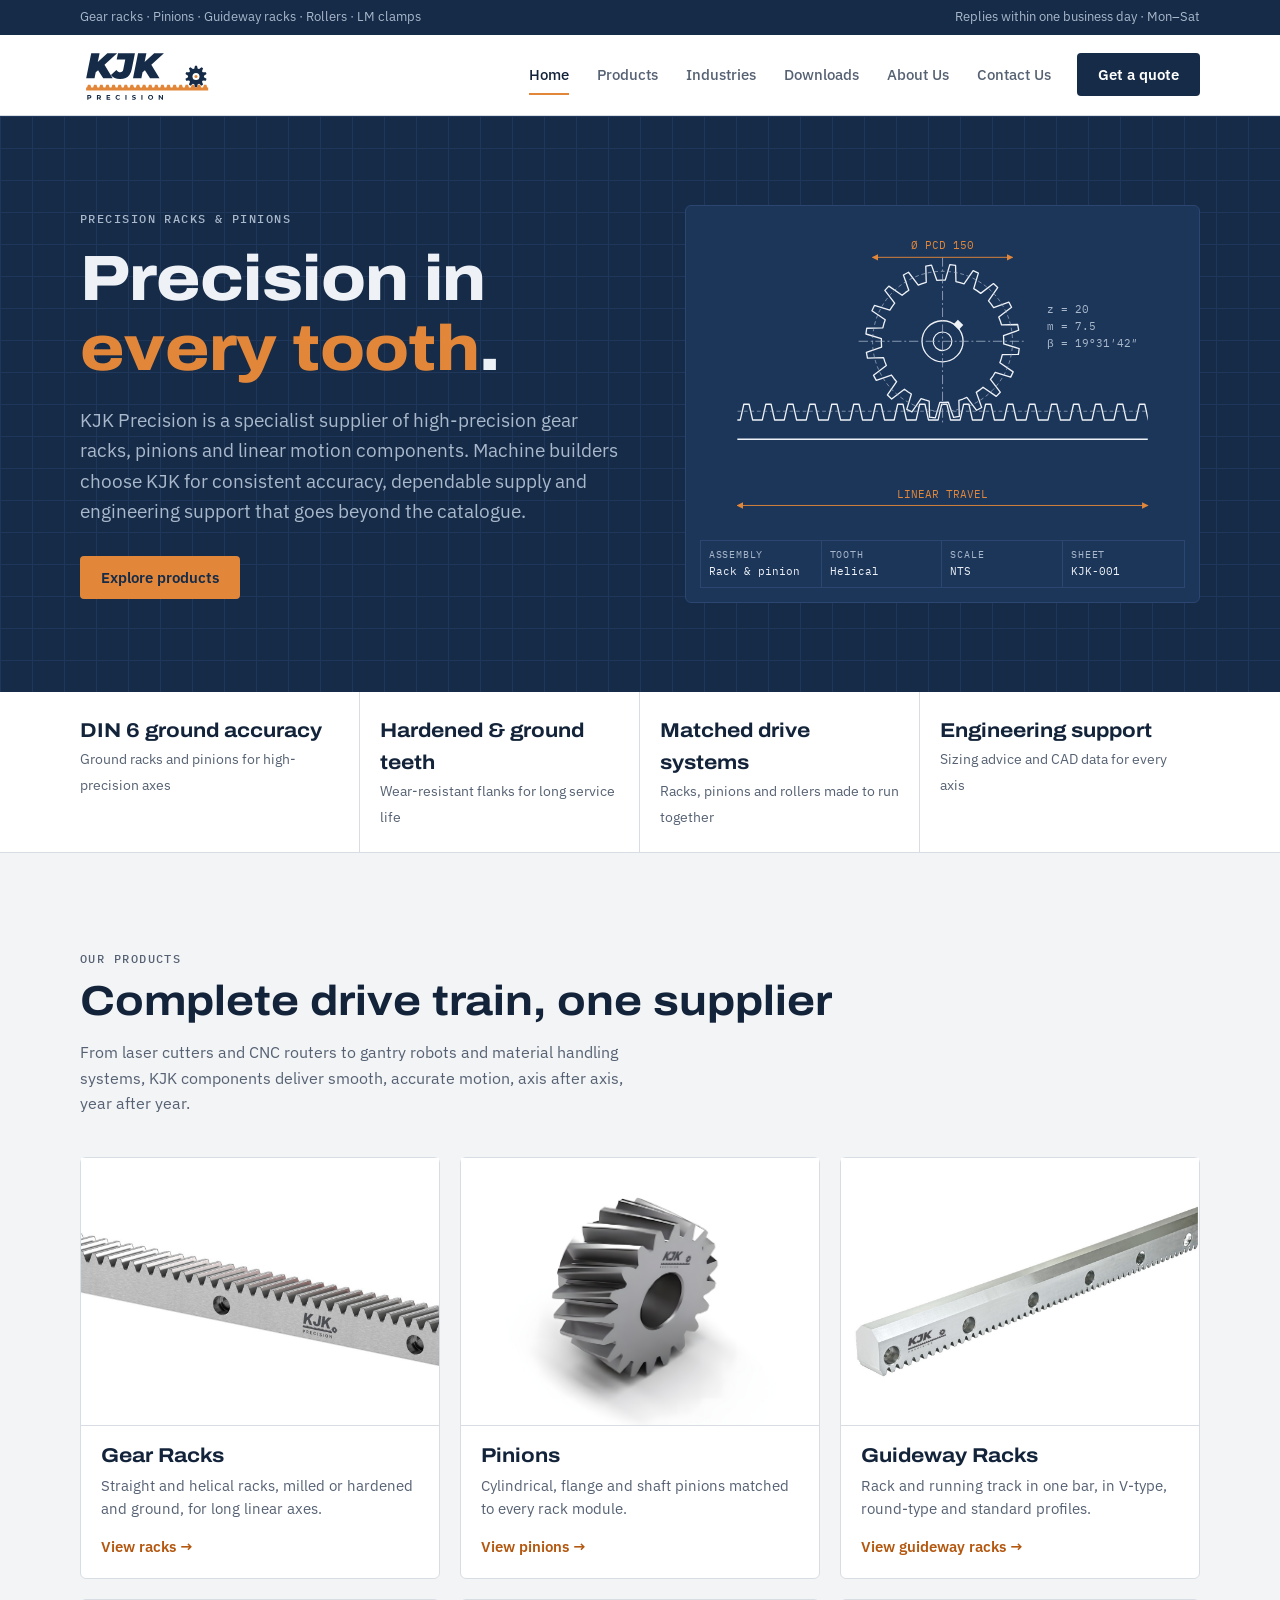
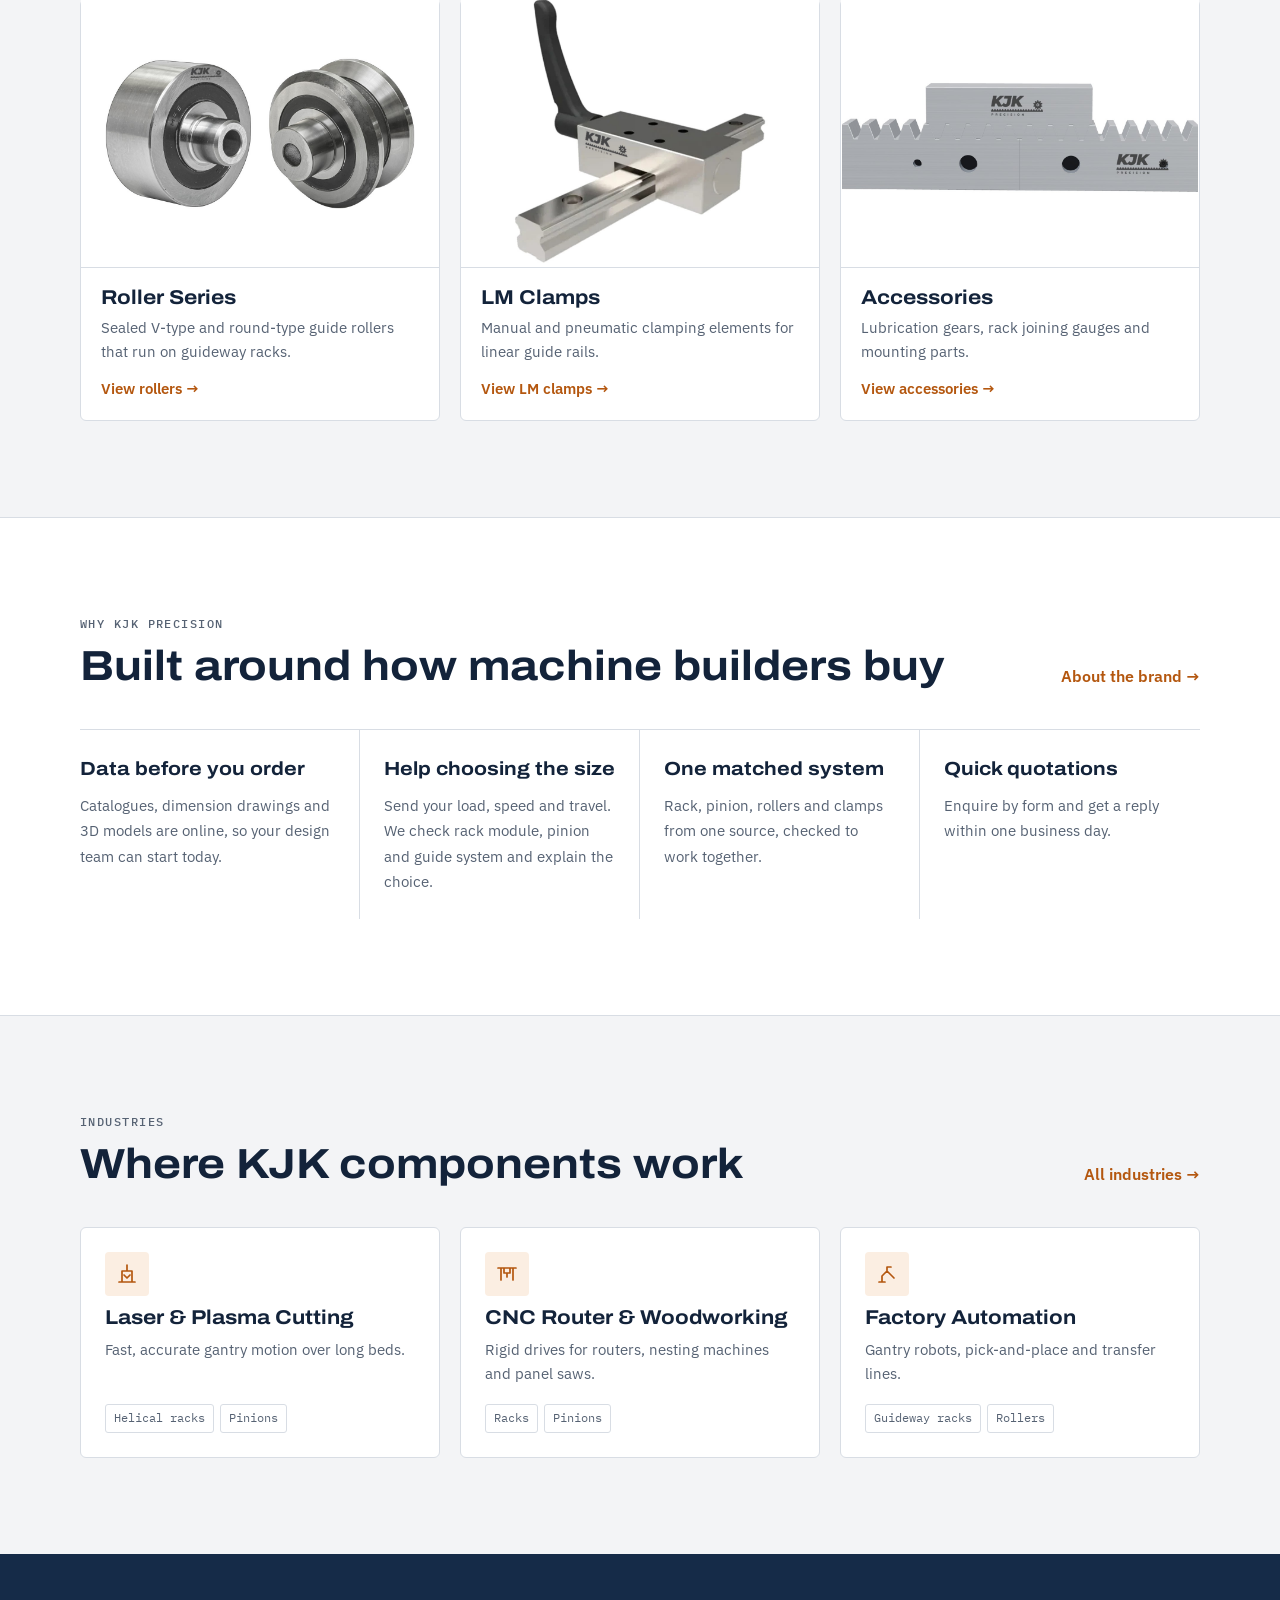
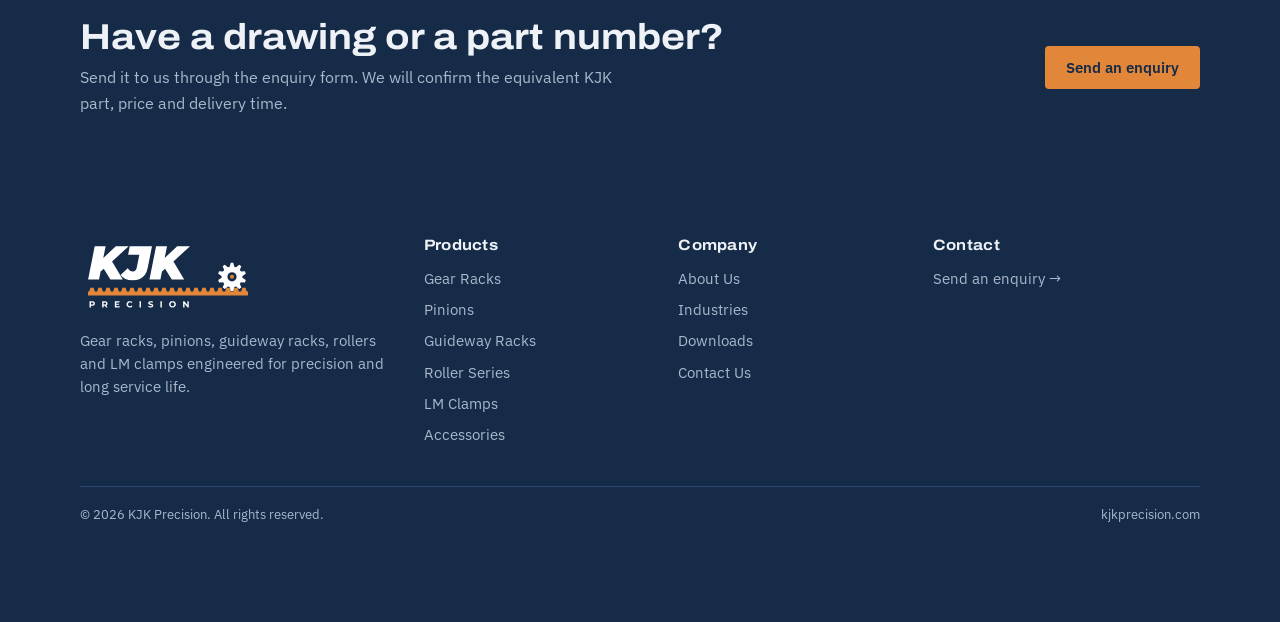
<file: index.html>
<!DOCTYPE html>
<html lang="en">
<head>
<meta charset="utf-8">
<meta name="viewport" content="width=device-width, initial-scale=1, viewport-fit=cover">
<title>KJK Precision | Precision Gear Racks, Pinions & Guideway Racks</title>
<meta name="description" content="KJK Precision supplies gear racks, pinions, guideway racks, rollers and LM clamps for high-precision linear motion. Catalogues, CAD drawings and engineering support.">
<link rel="canonical" href="https://kjkprecision.com/">
<meta property="og:title" content="KJK Precision | Precision Gear Racks, Pinions & Guideway Racks"><meta property="og:description" content="KJK Precision supplies gear racks, pinions, guideway racks, rollers and LM clamps for high-precision linear motion. Catalogues, CAD drawings and engineering support."><meta property="og:type" content="website">
<link rel="preconnect" href="https://fonts.googleapis.com"><link rel="preconnect" href="https://fonts.gstatic.com" crossorigin><link rel="stylesheet" href="https://fonts.googleapis.com/css2?family=Archivo:wdth,wght@112,500;112,700;125,800&family=IBM+Plex+Sans:wght@400;500;600&family=IBM+Plex+Mono:wght@400;500&display=swap">
<link rel="icon" type="image/svg+xml" href="assets/favicon.svg">
<link rel="stylesheet" href="assets/site.css">
</head>
<body>
<div class="topbar"><div class="wrap"><span>Gear racks · Pinions · Guideway racks · Rollers · LM clamps</span><span class="hide-sm">Replies within one business day · Mon–Sat</span></div></div>
<header class="site"><div class="wrap"><a class="brand" href="index.html" aria-label="KJK Precision home"><svg role="img" aria-label="KJK Precision" xmlns="http://www.w3.org/2000/svg" viewBox="20 22 450 190">
<path d="M40.236 128.0 56.756 45.400000000000006H84.132L78.232 74.664L109.61999999999999 45.400000000000006H141.598L100.18 83.042L127.08399999999999 128.0H96.05L79.294 101.096L71.506 108.294L67.612 128.0ZM151.39799999999997 129.888Q141.01399999999998 129.888 133.521 126.702Q126.02799999999998 123.516 121.42599999999999 117.144L139.24399999999997 100.27000000000001Q141.95799999999997 104.164 145.08499999999998 106.11099999999999Q148.212 108.05799999999999 151.86999999999998 108.05799999999999Q155.88199999999998 108.05799999999999 158.41899999999998 105.698Q160.956 103.338 161.78199999999998 98.97200000000001L168.272 66.404H140.188L144.43599999999998 45.400000000000006H200.01399999999998L189.63 97.32Q187.26999999999998 109.238 182.31399999999996 116.37700000000001Q177.35799999999998 123.516 169.62899999999996 126.702Q161.89999999999998 129.888 151.39799999999997 129.888ZM193.64799999999997 128.0 210.16799999999998 45.400000000000006H237.54399999999998L231.64399999999998 74.664L263.032 45.400000000000006H295.01L253.59199999999998 83.042L280.496 128.0H249.462L232.70599999999996 101.096L224.91799999999998 108.294L221.02399999999997 128.0Z" fill="var(--logo-ink)"/>
<polygon points="40.00,168.00 40.00,158.00 43.00,158.00 46.00,149.00 54.00,149.00 57.00,158.00 60.00,158.00 63.00,158.00 66.00,149.00 74.00,149.00 77.00,158.00 80.00,158.00 83.00,158.00 86.00,149.00 94.00,149.00 97.00,158.00 100.00,158.00 103.00,158.00 106.00,149.00 114.00,149.00 117.00,158.00 120.00,158.00 123.00,158.00 126.00,149.00 134.00,149.00 137.00,158.00 140.00,158.00 143.00,158.00 146.00,149.00 154.00,149.00 157.00,158.00 160.00,158.00 163.00,158.00 166.00,149.00 174.00,149.00 177.00,158.00 180.00,158.00 183.00,158.00 186.00,149.00 194.00,149.00 197.00,158.00 200.00,158.00 203.00,158.00 206.00,149.00 214.00,149.00 217.00,158.00 220.00,158.00 223.00,158.00 226.00,149.00 234.00,149.00 237.00,158.00 240.00,158.00 243.00,158.00 246.00,149.00 254.00,149.00 257.00,158.00 260.00,158.00 263.00,158.00 266.00,149.00 274.00,149.00 277.00,158.00 280.00,158.00 283.00,158.00 286.00,149.00 294.00,149.00 297.00,158.00 300.00,158.00 303.00,158.00 306.00,149.00 314.00,149.00 317.00,158.00 320.00,158.00 323.00,158.00 326.00,149.00 334.00,149.00 337.00,158.00 340.00,158.00 343.00,158.00 346.00,149.00 354.00,149.00 357.00,158.00 360.00,158.00 363.00,158.00 366.00,149.00 374.00,149.00 377.00,158.00 380.00,158.00 383.00,158.00 386.00,149.00 394.00,149.00 397.00,158.00 400.00,158.00 403.00,158.00 406.00,149.00 414.00,149.00 417.00,158.00 420.00,158.00 423.00,158.00 426.00,149.00 434.00,149.00 437.00,158.00 440.00,158.00 440.00,168.00" fill="#E2873A"/>
<polygon points="405.70,147.17 403.25,156.85 396.75,156.85 394.30,147.17 389.63,145.65 381.95,152.04 376.70,148.22 380.40,138.95 377.51,134.97 367.54,135.63 365.54,129.45 373.98,124.12 373.98,119.21 365.54,113.88 367.54,107.71 377.51,108.36 380.40,104.39 376.70,95.11 381.95,91.30 389.63,97.69 394.30,96.17 396.75,86.49 403.25,86.49 405.70,96.17 410.37,97.69 418.05,91.30 423.30,95.11 419.60,104.39 422.49,108.36 432.46,107.71 434.46,113.88 426.02,119.21 426.02,124.12 434.46,129.45 432.46,135.63 422.49,134.97 419.60,138.95 423.30,148.22 418.05,152.04 410.37,145.65" fill="var(--logo-ink)"/>
<circle cx="400" cy="121.67" r="11.5" fill="var(--logo-hole)"/><circle cx="400" cy="121.67" r="5" fill="#E2873A"/>
<path d="M43.826 198.0V182.6H50.492Q52.56 182.6 54.056 183.27100000000002Q55.552 183.942 56.366 185.196Q57.18 186.45 57.18 188.188Q57.18 189.904 56.366 191.15800000000002Q55.552 192.412 54.056 193.083Q52.56 193.754 50.492 193.754H47.39V198.0ZM47.39 190.85H50.294Q51.944 190.85 52.758 190.14600000000002Q53.572 189.442 53.572 188.188Q53.572 186.912 52.758 186.208Q51.944 185.504 50.294 185.504H47.39ZM75.42999999999999 198.0V182.6H82.008Q85.22 182.6 87.002 184.08499999999998Q88.78399999999999 185.57 88.78399999999999 188.188Q88.78399999999999 189.904 87.97 191.147Q87.156 192.39 85.66 193.05Q85.638 193.05 85.638 193.072L89.07 198.0H85.22L82.27199999999999 193.71Q82.184 193.71 82.096 193.71H78.994V198.0ZM78.994 190.872H81.898Q83.548 190.872 84.362 190.157Q85.176 189.442 85.176 188.188Q85.176 186.912 84.362 186.208Q83.548 185.504 81.898 185.504H78.994ZM107.1 198.0V182.6H118.738V185.46H110.642V188.804H117.792V191.576H110.642V195.14H119.024V198.0ZM144.732 198.264Q142.95 198.264 141.421 197.681Q139.892 197.098 138.76999999999998 196.02Q137.648 194.942 137.02100000000002 193.49Q136.394 192.038 136.394 190.3Q136.394 188.562 137.02100000000002 187.11Q137.648 185.65800000000002 138.781 184.58Q139.914 183.502 141.432 182.919Q142.95 182.336 144.754 182.336Q146.756 182.336 148.373 183.029Q149.99 183.722 151.09 185.064L148.802 187.176Q148.01 186.274 147.042 185.823Q146.074 185.372 144.93 185.372Q143.852 185.372 142.95 185.724Q142.048 186.076 141.388 186.736Q140.728 187.39600000000002 140.365 188.298Q140.002 189.2 140.002 190.3Q140.002 191.4 140.365 192.30200000000002Q140.728 193.204 141.388 193.864Q142.048 194.524 142.95 194.876Q143.852 195.228 144.93 195.228Q146.074 195.228 147.042 194.777Q148.01 194.326 148.802 193.402L151.09 195.514Q149.99 196.856 148.373 197.56Q146.756 198.264 144.732 198.264ZM168.79 198.0V182.6H172.35399999999998V198.0ZM196.566 198.264Q194.71800000000002 198.264 193.024 197.769Q191.33 197.274 190.29600000000002 196.482L191.506 193.798Q192.496 194.502 193.849 194.953Q195.202 195.404 196.588 195.404Q197.644 195.404 198.293 195.195Q198.942 194.986 199.25 194.612Q199.558 194.238 199.558 193.754Q199.558 193.138 199.074 192.775Q198.59 192.412 197.798 192.18099999999998Q197.006 191.95 196.049 191.74099999999999Q195.092 191.532 194.135 191.224Q193.178 190.916 192.386 190.43200000000002Q191.594 189.948 191.099 189.156Q190.604 188.364 190.604 187.132Q190.604 185.812 191.31900000000002 184.723Q192.03400000000002 183.63400000000001 193.47500000000002 182.985Q194.916 182.336 197.094 182.336Q198.546 182.336 199.954 182.67700000000002Q201.362 183.018 202.44 183.7L201.34 186.406Q200.262 185.79 199.184 185.493Q198.106 185.196 197.072 185.196Q196.038 185.196 195.37800000000001 185.438Q194.71800000000002 185.68 194.43200000000002 186.065Q194.14600000000002 186.45 194.14600000000002 186.956Q194.14600000000002 187.55 194.63 187.913Q195.114 188.276 195.906 188.496Q196.698 188.716 197.655 188.936Q198.612 189.156 199.56900000000002 189.442Q200.526 189.728 201.318 190.212Q202.11 190.696 202.60500000000002 191.488Q203.1 192.28 203.1 193.49Q203.1 194.788 202.374 195.86599999999999Q201.648 196.944 200.207 197.60399999999998Q198.76600000000002 198.264 196.566 198.264ZM221.042 198.0V182.6H224.606V198.0ZM251.23800000000003 198.264Q249.412 198.264 247.861 197.67000000000002Q246.31 197.076 245.17700000000002 195.998Q244.044 194.92 243.41700000000003 193.468Q242.79000000000002 192.016 242.79000000000002 190.3Q242.79000000000002 188.584 243.41700000000003 187.132Q244.044 185.68 245.18800000000002 184.602Q246.33200000000002 183.524 247.872 182.93Q249.412 182.336 251.216 182.336Q253.04200000000003 182.336 254.57100000000003 182.93Q256.1 183.524 257.233 184.602Q258.366 185.68 259.004 187.121Q259.642 188.562 259.642 190.3Q259.642 192.016 259.004 193.47899999999998Q258.366 194.942 257.233 196.00900000000001Q256.1 197.076 254.57100000000003 197.67000000000002Q253.04200000000003 198.264 251.23800000000003 198.264ZM251.216 195.228Q252.25000000000003 195.228 253.11900000000003 194.876Q253.98800000000003 194.524 254.64800000000002 193.864Q255.30800000000002 193.204 255.671 192.30200000000002Q256.034 191.4 256.034 190.3Q256.034 189.2 255.671 188.298Q255.30800000000002 187.39600000000002 254.65900000000002 186.736Q254.01000000000002 186.076 253.13000000000002 185.724Q252.25000000000003 185.372 251.216 185.372Q250.18200000000002 185.372 249.31300000000002 185.724Q248.44400000000002 186.076 247.78400000000002 186.736Q247.12400000000002 187.39600000000002 246.76100000000002 188.298Q246.39800000000002 189.2 246.39800000000002 190.3Q246.39800000000002 191.378 246.76100000000002 192.291Q247.12400000000002 193.204 247.77300000000002 193.864Q248.42200000000003 194.524 249.30200000000002 194.876Q250.18200000000002 195.228 251.216 195.228ZM277.826 198.0V182.6H280.774L288.43 191.95V182.6H291.95V198.0H289.024L281.346 188.65V198.0Z" fill="var(--logo-ink)"/>

</svg></a>
<button class="menu-btn" type="button" aria-expanded="false" aria-label="Menu"><svg width="20" height="20" viewBox="0 0 24 24" fill="none" stroke="currentColor" stroke-width="2"><path d="M4 7h16M4 12h16M4 17h16"/></svg></button>
<nav class="main" aria-label="Main"><a class="nl" href="index.html" aria-current="page" data-nav="home">Home</a><a class="nl" href="products.html" data-nav="products">Products</a><a class="nl" href="industries.html" data-nav="industries">Industries</a><a class="nl" href="downloads.html" data-nav="downloads">Downloads</a><a class="nl" href="about.html" data-nav="about">About Us</a><a class="nl" href="contact.html" data-nav="contact">Contact Us</a><a class="btn btn-primary" href="contact.html">Get a quote</a></nav></div></header>
<main>
<section class="hero">
  <div class="wrap">
    <div>
      <p class="eyebrow">Precision racks &amp; pinions</p>
      <h1>Precision in <em>every tooth</em>.</h1>
      <p class="lede">KJK Precision is a specialist supplier of high-precision gear racks, pinions and linear motion components. Machine builders choose KJK for consistent accuracy, dependable supply and engineering support that goes beyond the catalogue.</p>
      <div class="ctas">
        <a class="btn btn-primary" href="products.html">Explore products</a>
      </div>
    </div>
    <figure class="mech" style="margin:0">
      <svg id="mech" viewBox="0 0 520 330" role="img" aria-label="Line drawing of a pinion meshing with a gear rack">
        <defs><marker id="arr" viewBox="0 0 8 8" refX="7" refY="4" markerWidth="7" markerHeight="7" orient="auto-start-reverse"><path d="M0 0L8 4L0 8z" fill="var(--mark)"/></marker>
        <clipPath id="clipRack"><rect x="40" y="0" width="440" height="330"/></clipPath></defs>
        <g id="pinion"></g>
        <g id="rack" clip-path="url(#clipRack)"></g>
        <path d="M260 40V220M170 130H350" stroke="var(--band-muted)" stroke-width=".8" stroke-dasharray="10 3 2 3"/>
        <line x1="185" y1="40" x2="335" y2="40" stroke="var(--mark)" stroke-width="1" marker-start="url(#arr)" marker-end="url(#arr)"/>
        <text x="260" y="31" text-anchor="middle" font-family="IBM Plex Mono, monospace" font-size="12" fill="var(--mark)">Ø PCD 150</text>
        <line x1="40" y1="306" x2="480" y2="306" stroke="var(--mark)" stroke-width="1" marker-start="url(#arr)" marker-end="url(#arr)"/>
        <text x="260" y="298" text-anchor="middle" font-family="IBM Plex Mono, monospace" font-size="12" fill="var(--mark)">LINEAR TRAVEL</text>
        <text x="372" y="100" font-family="IBM Plex Mono, monospace" font-size="12" fill="var(--band-muted)">z = 20</text>
        <text x="372" y="118" font-family="IBM Plex Mono, monospace" font-size="12" fill="var(--band-muted)">m = 7.5</text>
        <text x="372" y="136" font-family="IBM Plex Mono, monospace" font-size="12" fill="var(--band-muted)">β = 19°31′42″</text>
      </svg>
      <figcaption class="titleblock">
        <div><span>Assembly</span>Rack &amp; pinion</div>
        <div><span>Tooth</span>Helical</div>
        <div><span>Scale</span>NTS</div>
        <div><span>Sheet</span>KJK-001</div>
      </figcaption>
    </figure>
  </div>
</section>

<div class="strip">
  <div class="wrap">
    <div class="cell"><b>DIN 6 ground accuracy</b><span>Ground racks and pinions for high-precision axes</span></div>
    <div class="cell"><b>Hardened &amp; ground teeth</b><span>Wear-resistant flanks for long service life</span></div>
    <div class="cell"><b>Matched drive systems</b><span>Racks, pinions and rollers made to run together</span></div>
    <div class="cell"><b>Engineering support</b><span>Sizing advice and CAD data for every axis</span></div>
  </div>
</div>

<section class="sec">
  <div class="wrap">
    <div class="sec-head">
      <div><p class="eyebrow">Our products</p><h2>Complete drive train, one supplier</h2></div>
      <p>From laser cutters and CNC routers to gantry robots and material handling systems, KJK components deliver smooth, accurate motion, axis after axis, year after year.</p>
    </div>
    <div class="cats">
      <a class="cat" href="products.html#racks"><div class="fig" data-fig="rack" data-img="assets/products/gear-rack.jpg"></div><div class="body"><h3>Gear Racks</h3><p>Straight and helical racks, milled or hardened and ground, for long linear axes.</p><span class="go">View racks →</span></div></a>
      <a class="cat" href="products.html#pinions"><div class="fig" data-fig="pinion" data-img="assets/products/pinion.jpg"></div><div class="body"><h3>Pinions</h3><p>Cylindrical, flange and shaft pinions matched to every rack module.</p><span class="go">View pinions →</span></div></a>
      <a class="cat" href="products.html#guideway"><div class="fig" data-fig="guideway" data-img="assets/products/guideway-rack.jpg"></div><div class="body"><h3>Guideway Racks</h3><p>Rack and running track in one bar, in V-type, round-type and standard profiles.</p><span class="go">View guideway racks →</span></div></a>
      <a class="cat" href="products.html#rollers"><div class="fig" data-fig="roller" data-img="assets/products/roller-series.jpg"></div><div class="body"><h3>Roller Series</h3><p>Sealed V-type and round-type guide rollers that run on guideway racks.</p><span class="go">View rollers →</span></div></a>
      <a class="cat" href="products.html#clamps"><div class="fig" data-fig="clamp" data-img="assets/products/lm-clamp.jpg"></div><div class="body"><h3>LM Clamps</h3><p>Manual and pneumatic clamping elements for linear guide rails.</p><span class="go">View LM clamps →</span></div></a>
      <a class="cat" href="products.html#accessories"><div class="fig" data-fig="accessory" data-img="assets/products/accessories.jpg"></div><div class="body"><h3>Accessories</h3><p>Lubrication gears, rack joining gauges and mounting parts.</p><span class="go">View accessories →</span></div></a>
    </div>
  </div>
</section>

<section class="sec alt">
  <div class="wrap">
    <div class="sec-head">
      <div><p class="eyebrow">Why KJK Precision</p><h2>Built around how machine builders buy</h2></div>
      <a class="textlink" href="about.html">About the brand →</a>
    </div>
    <div class="why">
      <div><b>Data before you order</b><span>Catalogues, dimension drawings and 3D models are online, so your design team can start today.</span></div>
      <div><b>Help choosing the size</b><span>Send your load, speed and travel. We check rack module, pinion and guide system and explain the choice.</span></div>
      <div><b>One matched system</b><span>Rack, pinion, rollers and clamps from one source, checked to work together.</span></div>
      <div><b>Quick quotations</b><span>Enquire by form and get a reply within one business day.</span></div>
    </div>
  </div>
</section>

<section class="sec">
  <div class="wrap">
    <div class="sec-head">
      <div><p class="eyebrow">Industries</p><h2>Where KJK components work</h2></div>
      <a class="textlink" href="industries.html">All industries →</a>
    </div>
    <div class="inds">
      <div class="ind"><span class="ico" data-ico="laser"></span><h3>Laser &amp; Plasma Cutting</h3><p>Fast, accurate gantry motion over long beds.</p><div class="uses"><span class="tag">Helical racks</span><span class="tag">Pinions</span></div></div>
      <div class="ind"><span class="ico" data-ico="router"></span><h3>CNC Router &amp; Woodworking</h3><p>Rigid drives for routers, nesting machines and panel saws.</p><div class="uses"><span class="tag">Racks</span><span class="tag">Pinions</span></div></div>
      <div class="ind"><span class="ico" data-ico="auto"></span><h3>Factory Automation</h3><p>Gantry robots, pick-and-place and transfer lines.</p><div class="uses"><span class="tag">Guideway racks</span><span class="tag">Rollers</span></div></div>
    </div>
  </div>
</section>

<section class="cta-band">
  <div class="wrap">
    <div><h2>Have a drawing or a part number?</h2><p>Send it to us through the enquiry form. We will confirm the equivalent KJK part, price and delivery time.</p></div>
    <div class="ctas">
      <a class="btn btn-primary" href="contact.html">Send an enquiry</a>
    </div>
  </div>
</section>

</main>
<footer class="site"><div class="wrap">
<div class="cols">
  <div><a class="brand" href="index.html" aria-label="KJK Precision home"><svg role="img" aria-label="KJK Precision" xmlns="http://www.w3.org/2000/svg" viewBox="20 22 450 190">
<path d="M40.236 128.0 56.756 45.400000000000006H84.132L78.232 74.664L109.61999999999999 45.400000000000006H141.598L100.18 83.042L127.08399999999999 128.0H96.05L79.294 101.096L71.506 108.294L67.612 128.0ZM151.39799999999997 129.888Q141.01399999999998 129.888 133.521 126.702Q126.02799999999998 123.516 121.42599999999999 117.144L139.24399999999997 100.27000000000001Q141.95799999999997 104.164 145.08499999999998 106.11099999999999Q148.212 108.05799999999999 151.86999999999998 108.05799999999999Q155.88199999999998 108.05799999999999 158.41899999999998 105.698Q160.956 103.338 161.78199999999998 98.97200000000001L168.272 66.404H140.188L144.43599999999998 45.400000000000006H200.01399999999998L189.63 97.32Q187.26999999999998 109.238 182.31399999999996 116.37700000000001Q177.35799999999998 123.516 169.62899999999996 126.702Q161.89999999999998 129.888 151.39799999999997 129.888ZM193.64799999999997 128.0 210.16799999999998 45.400000000000006H237.54399999999998L231.64399999999998 74.664L263.032 45.400000000000006H295.01L253.59199999999998 83.042L280.496 128.0H249.462L232.70599999999996 101.096L224.91799999999998 108.294L221.02399999999997 128.0Z" fill="var(--logo-ink)"/>
<polygon points="40.00,168.00 40.00,158.00 43.00,158.00 46.00,149.00 54.00,149.00 57.00,158.00 60.00,158.00 63.00,158.00 66.00,149.00 74.00,149.00 77.00,158.00 80.00,158.00 83.00,158.00 86.00,149.00 94.00,149.00 97.00,158.00 100.00,158.00 103.00,158.00 106.00,149.00 114.00,149.00 117.00,158.00 120.00,158.00 123.00,158.00 126.00,149.00 134.00,149.00 137.00,158.00 140.00,158.00 143.00,158.00 146.00,149.00 154.00,149.00 157.00,158.00 160.00,158.00 163.00,158.00 166.00,149.00 174.00,149.00 177.00,158.00 180.00,158.00 183.00,158.00 186.00,149.00 194.00,149.00 197.00,158.00 200.00,158.00 203.00,158.00 206.00,149.00 214.00,149.00 217.00,158.00 220.00,158.00 223.00,158.00 226.00,149.00 234.00,149.00 237.00,158.00 240.00,158.00 243.00,158.00 246.00,149.00 254.00,149.00 257.00,158.00 260.00,158.00 263.00,158.00 266.00,149.00 274.00,149.00 277.00,158.00 280.00,158.00 283.00,158.00 286.00,149.00 294.00,149.00 297.00,158.00 300.00,158.00 303.00,158.00 306.00,149.00 314.00,149.00 317.00,158.00 320.00,158.00 323.00,158.00 326.00,149.00 334.00,149.00 337.00,158.00 340.00,158.00 343.00,158.00 346.00,149.00 354.00,149.00 357.00,158.00 360.00,158.00 363.00,158.00 366.00,149.00 374.00,149.00 377.00,158.00 380.00,158.00 383.00,158.00 386.00,149.00 394.00,149.00 397.00,158.00 400.00,158.00 403.00,158.00 406.00,149.00 414.00,149.00 417.00,158.00 420.00,158.00 423.00,158.00 426.00,149.00 434.00,149.00 437.00,158.00 440.00,158.00 440.00,168.00" fill="#E2873A"/>
<polygon points="405.70,147.17 403.25,156.85 396.75,156.85 394.30,147.17 389.63,145.65 381.95,152.04 376.70,148.22 380.40,138.95 377.51,134.97 367.54,135.63 365.54,129.45 373.98,124.12 373.98,119.21 365.54,113.88 367.54,107.71 377.51,108.36 380.40,104.39 376.70,95.11 381.95,91.30 389.63,97.69 394.30,96.17 396.75,86.49 403.25,86.49 405.70,96.17 410.37,97.69 418.05,91.30 423.30,95.11 419.60,104.39 422.49,108.36 432.46,107.71 434.46,113.88 426.02,119.21 426.02,124.12 434.46,129.45 432.46,135.63 422.49,134.97 419.60,138.95 423.30,148.22 418.05,152.04 410.37,145.65" fill="var(--logo-ink)"/>
<circle cx="400" cy="121.67" r="11.5" fill="var(--logo-hole)"/><circle cx="400" cy="121.67" r="5" fill="#E2873A"/>
<path d="M43.826 198.0V182.6H50.492Q52.56 182.6 54.056 183.27100000000002Q55.552 183.942 56.366 185.196Q57.18 186.45 57.18 188.188Q57.18 189.904 56.366 191.15800000000002Q55.552 192.412 54.056 193.083Q52.56 193.754 50.492 193.754H47.39V198.0ZM47.39 190.85H50.294Q51.944 190.85 52.758 190.14600000000002Q53.572 189.442 53.572 188.188Q53.572 186.912 52.758 186.208Q51.944 185.504 50.294 185.504H47.39ZM75.42999999999999 198.0V182.6H82.008Q85.22 182.6 87.002 184.08499999999998Q88.78399999999999 185.57 88.78399999999999 188.188Q88.78399999999999 189.904 87.97 191.147Q87.156 192.39 85.66 193.05Q85.638 193.05 85.638 193.072L89.07 198.0H85.22L82.27199999999999 193.71Q82.184 193.71 82.096 193.71H78.994V198.0ZM78.994 190.872H81.898Q83.548 190.872 84.362 190.157Q85.176 189.442 85.176 188.188Q85.176 186.912 84.362 186.208Q83.548 185.504 81.898 185.504H78.994ZM107.1 198.0V182.6H118.738V185.46H110.642V188.804H117.792V191.576H110.642V195.14H119.024V198.0ZM144.732 198.264Q142.95 198.264 141.421 197.681Q139.892 197.098 138.76999999999998 196.02Q137.648 194.942 137.02100000000002 193.49Q136.394 192.038 136.394 190.3Q136.394 188.562 137.02100000000002 187.11Q137.648 185.65800000000002 138.781 184.58Q139.914 183.502 141.432 182.919Q142.95 182.336 144.754 182.336Q146.756 182.336 148.373 183.029Q149.99 183.722 151.09 185.064L148.802 187.176Q148.01 186.274 147.042 185.823Q146.074 185.372 144.93 185.372Q143.852 185.372 142.95 185.724Q142.048 186.076 141.388 186.736Q140.728 187.39600000000002 140.365 188.298Q140.002 189.2 140.002 190.3Q140.002 191.4 140.365 192.30200000000002Q140.728 193.204 141.388 193.864Q142.048 194.524 142.95 194.876Q143.852 195.228 144.93 195.228Q146.074 195.228 147.042 194.777Q148.01 194.326 148.802 193.402L151.09 195.514Q149.99 196.856 148.373 197.56Q146.756 198.264 144.732 198.264ZM168.79 198.0V182.6H172.35399999999998V198.0ZM196.566 198.264Q194.71800000000002 198.264 193.024 197.769Q191.33 197.274 190.29600000000002 196.482L191.506 193.798Q192.496 194.502 193.849 194.953Q195.202 195.404 196.588 195.404Q197.644 195.404 198.293 195.195Q198.942 194.986 199.25 194.612Q199.558 194.238 199.558 193.754Q199.558 193.138 199.074 192.775Q198.59 192.412 197.798 192.18099999999998Q197.006 191.95 196.049 191.74099999999999Q195.092 191.532 194.135 191.224Q193.178 190.916 192.386 190.43200000000002Q191.594 189.948 191.099 189.156Q190.604 188.364 190.604 187.132Q190.604 185.812 191.31900000000002 184.723Q192.03400000000002 183.63400000000001 193.47500000000002 182.985Q194.916 182.336 197.094 182.336Q198.546 182.336 199.954 182.67700000000002Q201.362 183.018 202.44 183.7L201.34 186.406Q200.262 185.79 199.184 185.493Q198.106 185.196 197.072 185.196Q196.038 185.196 195.37800000000001 185.438Q194.71800000000002 185.68 194.43200000000002 186.065Q194.14600000000002 186.45 194.14600000000002 186.956Q194.14600000000002 187.55 194.63 187.913Q195.114 188.276 195.906 188.496Q196.698 188.716 197.655 188.936Q198.612 189.156 199.56900000000002 189.442Q200.526 189.728 201.318 190.212Q202.11 190.696 202.60500000000002 191.488Q203.1 192.28 203.1 193.49Q203.1 194.788 202.374 195.86599999999999Q201.648 196.944 200.207 197.60399999999998Q198.76600000000002 198.264 196.566 198.264ZM221.042 198.0V182.6H224.606V198.0ZM251.23800000000003 198.264Q249.412 198.264 247.861 197.67000000000002Q246.31 197.076 245.17700000000002 195.998Q244.044 194.92 243.41700000000003 193.468Q242.79000000000002 192.016 242.79000000000002 190.3Q242.79000000000002 188.584 243.41700000000003 187.132Q244.044 185.68 245.18800000000002 184.602Q246.33200000000002 183.524 247.872 182.93Q249.412 182.336 251.216 182.336Q253.04200000000003 182.336 254.57100000000003 182.93Q256.1 183.524 257.233 184.602Q258.366 185.68 259.004 187.121Q259.642 188.562 259.642 190.3Q259.642 192.016 259.004 193.47899999999998Q258.366 194.942 257.233 196.00900000000001Q256.1 197.076 254.57100000000003 197.67000000000002Q253.04200000000003 198.264 251.23800000000003 198.264ZM251.216 195.228Q252.25000000000003 195.228 253.11900000000003 194.876Q253.98800000000003 194.524 254.64800000000002 193.864Q255.30800000000002 193.204 255.671 192.30200000000002Q256.034 191.4 256.034 190.3Q256.034 189.2 255.671 188.298Q255.30800000000002 187.39600000000002 254.65900000000002 186.736Q254.01000000000002 186.076 253.13000000000002 185.724Q252.25000000000003 185.372 251.216 185.372Q250.18200000000002 185.372 249.31300000000002 185.724Q248.44400000000002 186.076 247.78400000000002 186.736Q247.12400000000002 187.39600000000002 246.76100000000002 188.298Q246.39800000000002 189.2 246.39800000000002 190.3Q246.39800000000002 191.378 246.76100000000002 192.291Q247.12400000000002 193.204 247.77300000000002 193.864Q248.42200000000003 194.524 249.30200000000002 194.876Q250.18200000000002 195.228 251.216 195.228ZM277.826 198.0V182.6H280.774L288.43 191.95V182.6H291.95V198.0H289.024L281.346 188.65V198.0Z" fill="var(--logo-ink)"/>

</svg></a><p class="about-f">Gear racks, pinions, guideway racks, rollers and LM clamps engineered for precision and long service life.</p></div>
  <div><h4>Products</h4><ul><li><a href="products.html#racks">Gear Racks</a></li><li><a href="products.html#pinions">Pinions</a></li><li><a href="products.html#guideway">Guideway Racks</a></li><li><a href="products.html#rollers">Roller Series</a></li><li><a href="products.html#clamps">LM Clamps</a></li><li><a href="products.html#accessories">Accessories</a></li></ul></div>
  <div><h4>Company</h4><ul><li><a href="about.html">About Us</a></li><li><a href="industries.html">Industries</a></li><li><a href="downloads.html">Downloads</a></li><li><a href="contact.html">Contact Us</a></li></ul></div>
  <div><h4>Contact</h4><ul><li><a href="contact.html">Send an enquiry →</a></li></ul></div>
</div>
<div class="base"><span>© 2026 KJK Precision. All rights reserved.</span><span>kjkprecision.com</span></div>
</div></footer>
<script src="assets/site.js"></script>
</body>
</html>
</file>
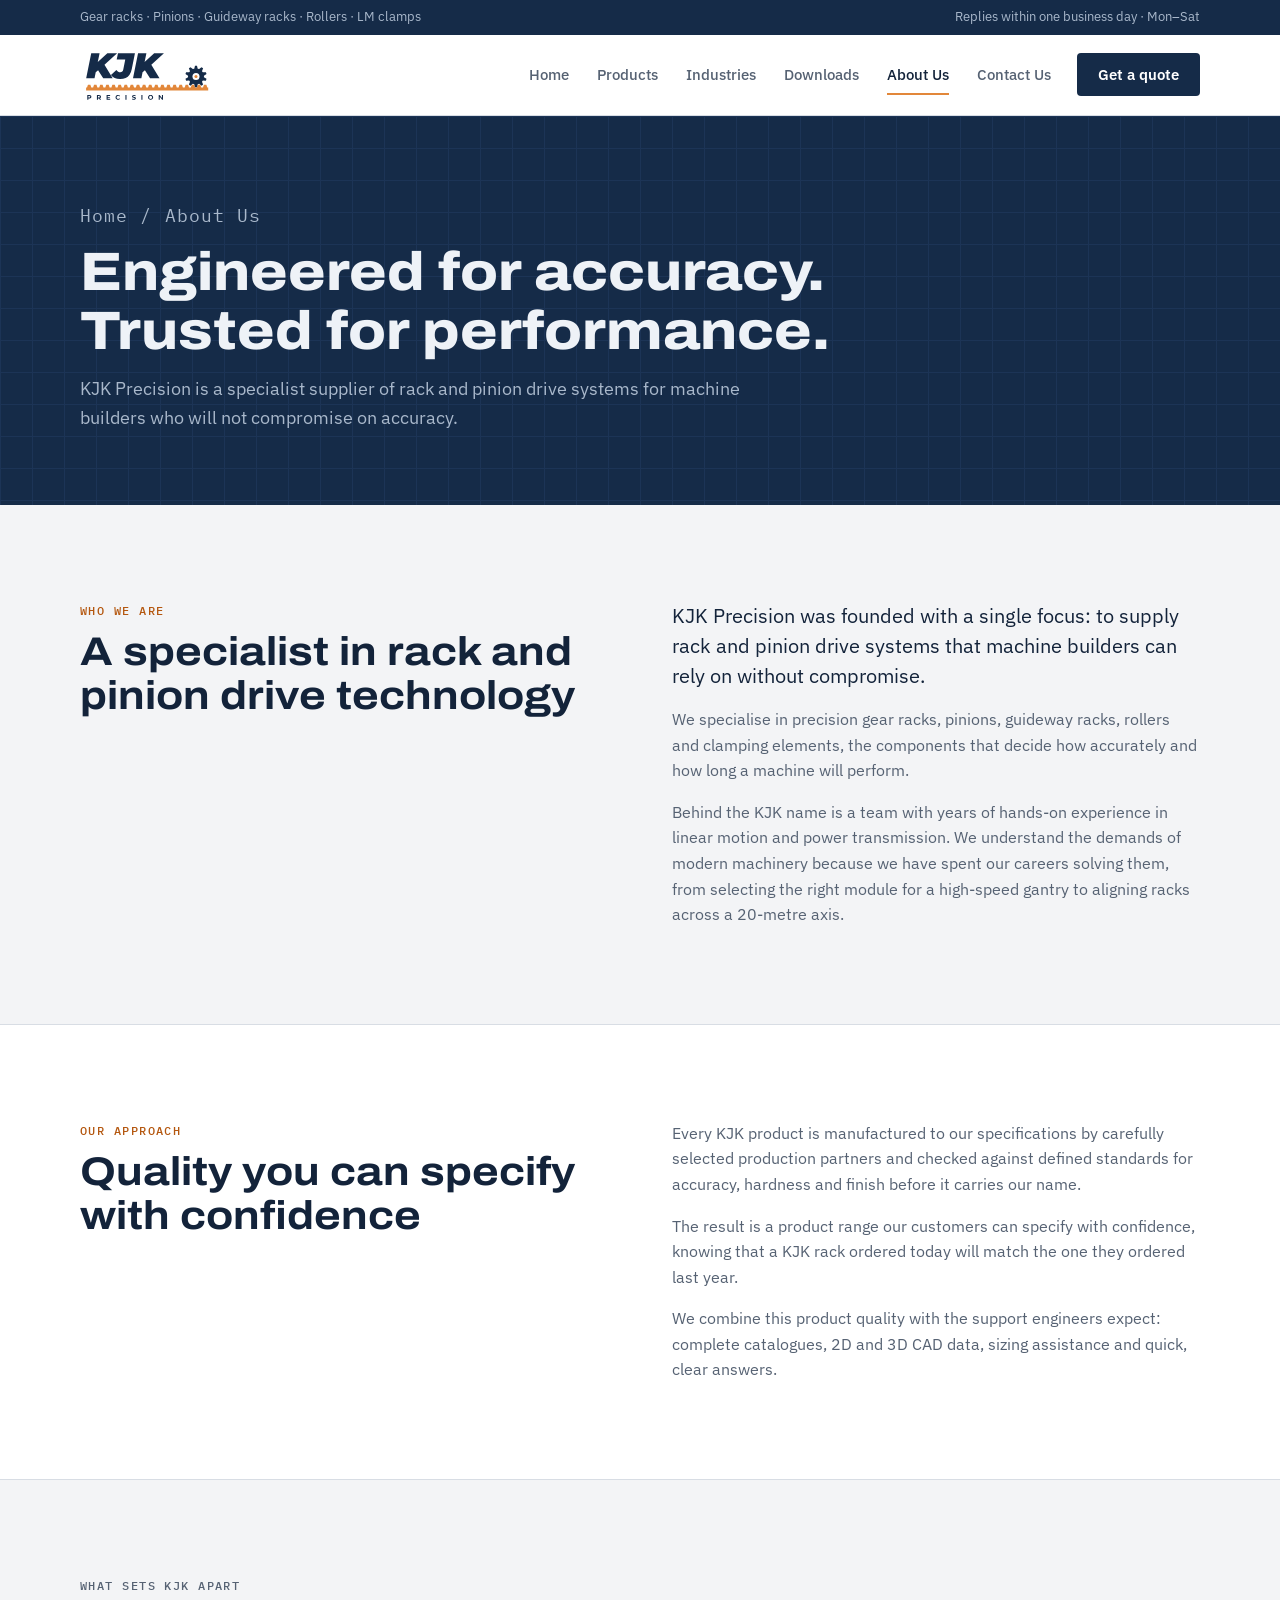
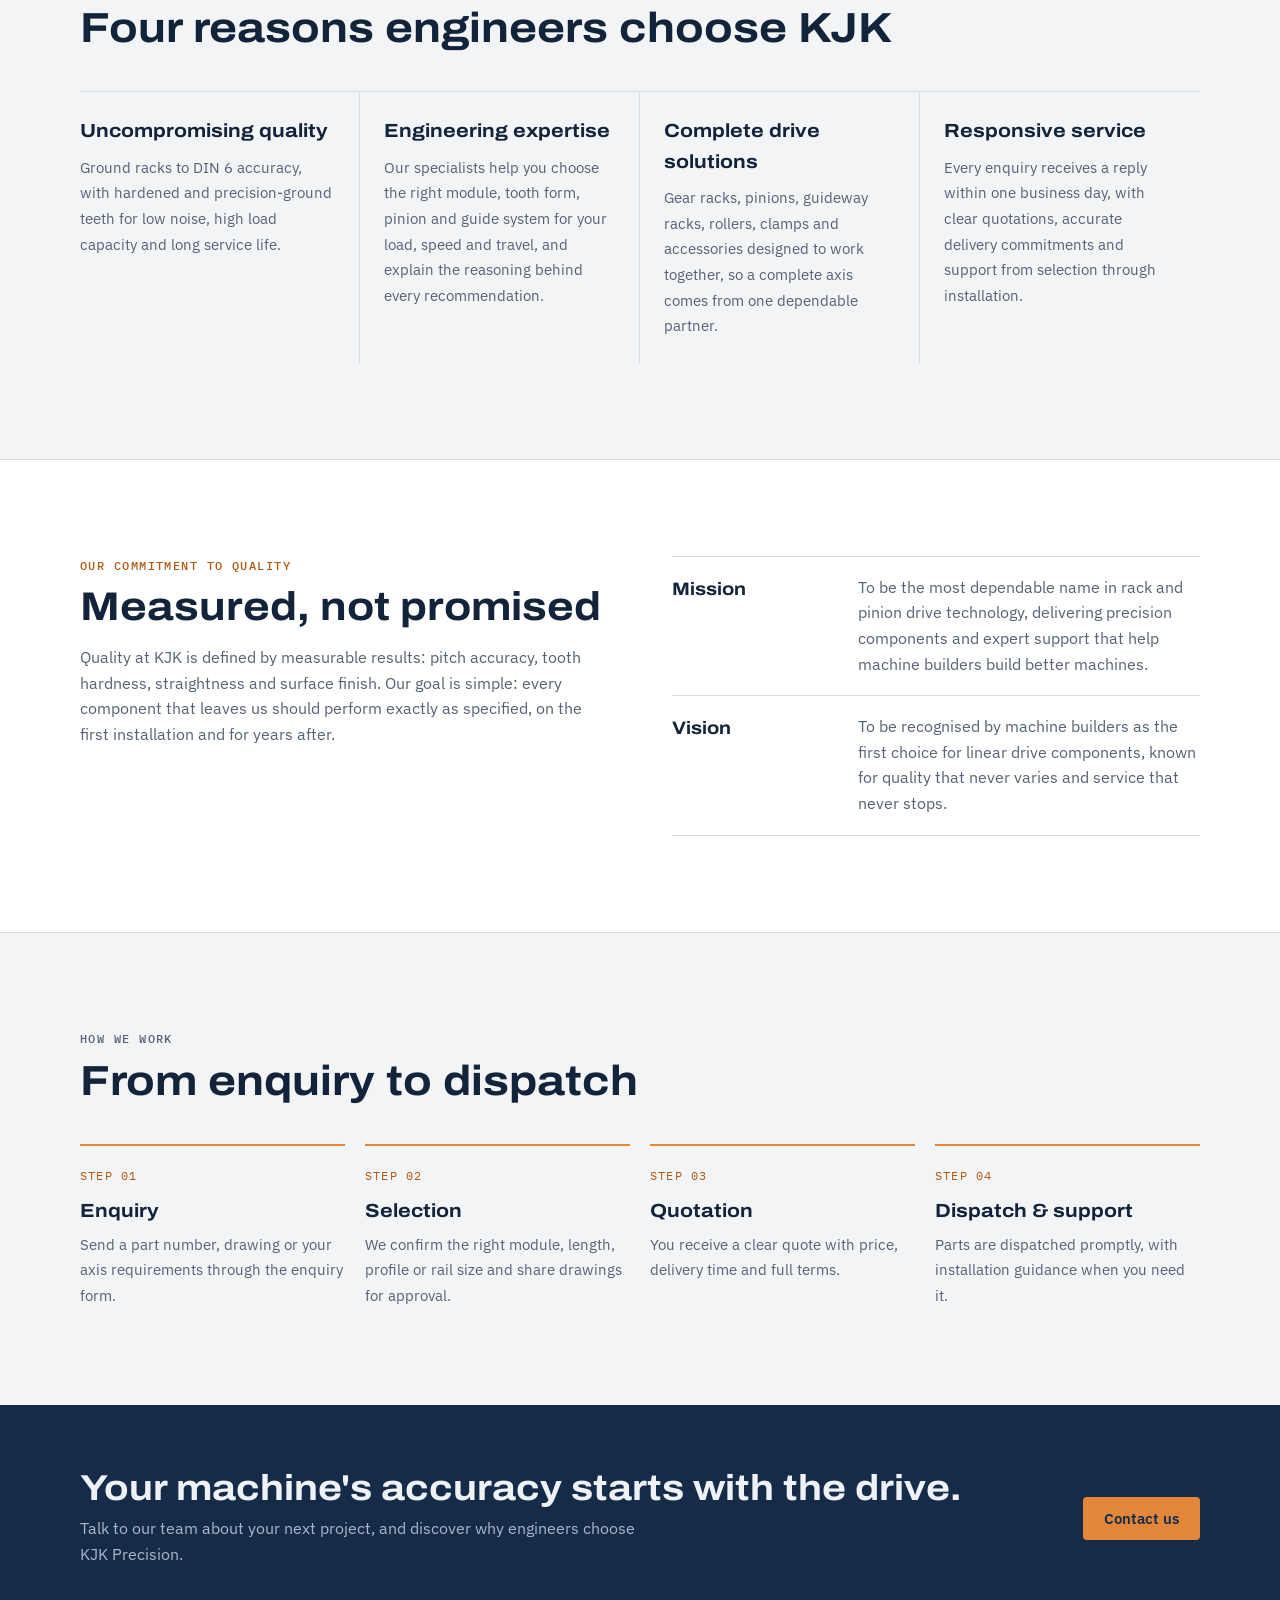
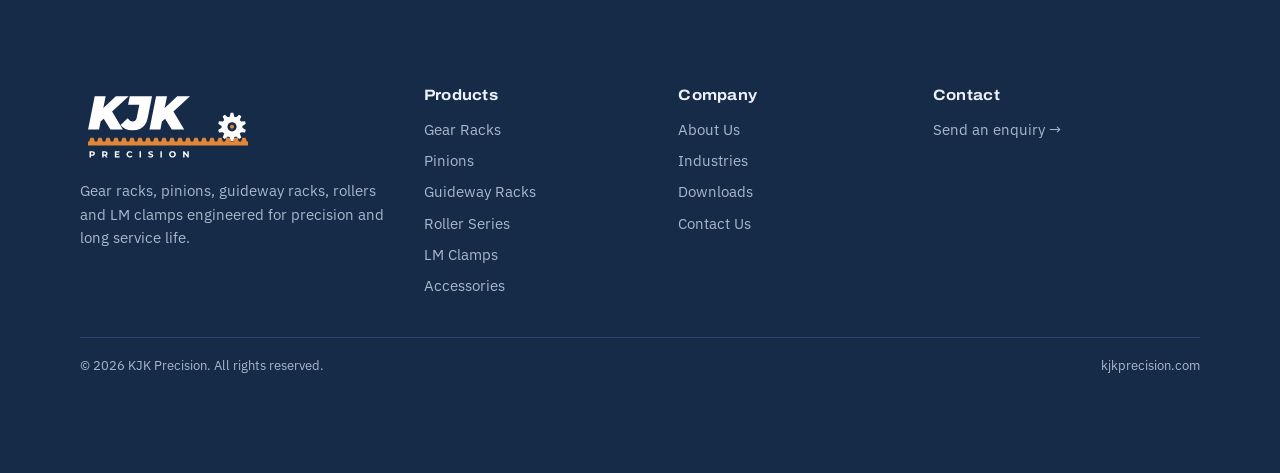
<file: about.html>
<!DOCTYPE html>
<html lang="en">
<head>
<meta charset="utf-8">
<meta name="viewport" content="width=device-width, initial-scale=1, viewport-fit=cover">
<title>About Us | KJK Precision</title>
<meta name="description" content="KJK Precision is a specialist supplier of precision racks and pinions.">
<link rel="canonical" href="https://kjkprecision.com/about.html">
<meta property="og:title" content="About Us | KJK Precision"><meta property="og:description" content="KJK Precision is a specialist supplier of precision racks and pinions."><meta property="og:type" content="website">
<link rel="preconnect" href="https://fonts.googleapis.com"><link rel="preconnect" href="https://fonts.gstatic.com" crossorigin><link rel="stylesheet" href="https://fonts.googleapis.com/css2?family=Archivo:wdth,wght@112,500;112,700;125,800&family=IBM+Plex+Sans:wght@400;500;600&family=IBM+Plex+Mono:wght@400;500&display=swap">
<link rel="icon" type="image/svg+xml" href="assets/favicon.svg">
<link rel="stylesheet" href="assets/site.css">
</head>
<body>
<div class="topbar"><div class="wrap"><span>Gear racks · Pinions · Guideway racks · Rollers · LM clamps</span><span class="hide-sm">Replies within one business day · Mon–Sat</span></div></div>
<header class="site"><div class="wrap"><a class="brand" href="index.html" aria-label="KJK Precision home"><svg role="img" aria-label="KJK Precision" xmlns="http://www.w3.org/2000/svg" viewBox="20 22 450 190">
<path d="M40.236 128.0 56.756 45.400000000000006H84.132L78.232 74.664L109.61999999999999 45.400000000000006H141.598L100.18 83.042L127.08399999999999 128.0H96.05L79.294 101.096L71.506 108.294L67.612 128.0ZM151.39799999999997 129.888Q141.01399999999998 129.888 133.521 126.702Q126.02799999999998 123.516 121.42599999999999 117.144L139.24399999999997 100.27000000000001Q141.95799999999997 104.164 145.08499999999998 106.11099999999999Q148.212 108.05799999999999 151.86999999999998 108.05799999999999Q155.88199999999998 108.05799999999999 158.41899999999998 105.698Q160.956 103.338 161.78199999999998 98.97200000000001L168.272 66.404H140.188L144.43599999999998 45.400000000000006H200.01399999999998L189.63 97.32Q187.26999999999998 109.238 182.31399999999996 116.37700000000001Q177.35799999999998 123.516 169.62899999999996 126.702Q161.89999999999998 129.888 151.39799999999997 129.888ZM193.64799999999997 128.0 210.16799999999998 45.400000000000006H237.54399999999998L231.64399999999998 74.664L263.032 45.400000000000006H295.01L253.59199999999998 83.042L280.496 128.0H249.462L232.70599999999996 101.096L224.91799999999998 108.294L221.02399999999997 128.0Z" fill="var(--logo-ink)"/>
<polygon points="40.00,168.00 40.00,158.00 43.00,158.00 46.00,149.00 54.00,149.00 57.00,158.00 60.00,158.00 63.00,158.00 66.00,149.00 74.00,149.00 77.00,158.00 80.00,158.00 83.00,158.00 86.00,149.00 94.00,149.00 97.00,158.00 100.00,158.00 103.00,158.00 106.00,149.00 114.00,149.00 117.00,158.00 120.00,158.00 123.00,158.00 126.00,149.00 134.00,149.00 137.00,158.00 140.00,158.00 143.00,158.00 146.00,149.00 154.00,149.00 157.00,158.00 160.00,158.00 163.00,158.00 166.00,149.00 174.00,149.00 177.00,158.00 180.00,158.00 183.00,158.00 186.00,149.00 194.00,149.00 197.00,158.00 200.00,158.00 203.00,158.00 206.00,149.00 214.00,149.00 217.00,158.00 220.00,158.00 223.00,158.00 226.00,149.00 234.00,149.00 237.00,158.00 240.00,158.00 243.00,158.00 246.00,149.00 254.00,149.00 257.00,158.00 260.00,158.00 263.00,158.00 266.00,149.00 274.00,149.00 277.00,158.00 280.00,158.00 283.00,158.00 286.00,149.00 294.00,149.00 297.00,158.00 300.00,158.00 303.00,158.00 306.00,149.00 314.00,149.00 317.00,158.00 320.00,158.00 323.00,158.00 326.00,149.00 334.00,149.00 337.00,158.00 340.00,158.00 343.00,158.00 346.00,149.00 354.00,149.00 357.00,158.00 360.00,158.00 363.00,158.00 366.00,149.00 374.00,149.00 377.00,158.00 380.00,158.00 383.00,158.00 386.00,149.00 394.00,149.00 397.00,158.00 400.00,158.00 403.00,158.00 406.00,149.00 414.00,149.00 417.00,158.00 420.00,158.00 423.00,158.00 426.00,149.00 434.00,149.00 437.00,158.00 440.00,158.00 440.00,168.00" fill="#E2873A"/>
<polygon points="405.70,147.17 403.25,156.85 396.75,156.85 394.30,147.17 389.63,145.65 381.95,152.04 376.70,148.22 380.40,138.95 377.51,134.97 367.54,135.63 365.54,129.45 373.98,124.12 373.98,119.21 365.54,113.88 367.54,107.71 377.51,108.36 380.40,104.39 376.70,95.11 381.95,91.30 389.63,97.69 394.30,96.17 396.75,86.49 403.25,86.49 405.70,96.17 410.37,97.69 418.05,91.30 423.30,95.11 419.60,104.39 422.49,108.36 432.46,107.71 434.46,113.88 426.02,119.21 426.02,124.12 434.46,129.45 432.46,135.63 422.49,134.97 419.60,138.95 423.30,148.22 418.05,152.04 410.37,145.65" fill="var(--logo-ink)"/>
<circle cx="400" cy="121.67" r="11.5" fill="var(--logo-hole)"/><circle cx="400" cy="121.67" r="5" fill="#E2873A"/>
<path d="M43.826 198.0V182.6H50.492Q52.56 182.6 54.056 183.27100000000002Q55.552 183.942 56.366 185.196Q57.18 186.45 57.18 188.188Q57.18 189.904 56.366 191.15800000000002Q55.552 192.412 54.056 193.083Q52.56 193.754 50.492 193.754H47.39V198.0ZM47.39 190.85H50.294Q51.944 190.85 52.758 190.14600000000002Q53.572 189.442 53.572 188.188Q53.572 186.912 52.758 186.208Q51.944 185.504 50.294 185.504H47.39ZM75.42999999999999 198.0V182.6H82.008Q85.22 182.6 87.002 184.08499999999998Q88.78399999999999 185.57 88.78399999999999 188.188Q88.78399999999999 189.904 87.97 191.147Q87.156 192.39 85.66 193.05Q85.638 193.05 85.638 193.072L89.07 198.0H85.22L82.27199999999999 193.71Q82.184 193.71 82.096 193.71H78.994V198.0ZM78.994 190.872H81.898Q83.548 190.872 84.362 190.157Q85.176 189.442 85.176 188.188Q85.176 186.912 84.362 186.208Q83.548 185.504 81.898 185.504H78.994ZM107.1 198.0V182.6H118.738V185.46H110.642V188.804H117.792V191.576H110.642V195.14H119.024V198.0ZM144.732 198.264Q142.95 198.264 141.421 197.681Q139.892 197.098 138.76999999999998 196.02Q137.648 194.942 137.02100000000002 193.49Q136.394 192.038 136.394 190.3Q136.394 188.562 137.02100000000002 187.11Q137.648 185.65800000000002 138.781 184.58Q139.914 183.502 141.432 182.919Q142.95 182.336 144.754 182.336Q146.756 182.336 148.373 183.029Q149.99 183.722 151.09 185.064L148.802 187.176Q148.01 186.274 147.042 185.823Q146.074 185.372 144.93 185.372Q143.852 185.372 142.95 185.724Q142.048 186.076 141.388 186.736Q140.728 187.39600000000002 140.365 188.298Q140.002 189.2 140.002 190.3Q140.002 191.4 140.365 192.30200000000002Q140.728 193.204 141.388 193.864Q142.048 194.524 142.95 194.876Q143.852 195.228 144.93 195.228Q146.074 195.228 147.042 194.777Q148.01 194.326 148.802 193.402L151.09 195.514Q149.99 196.856 148.373 197.56Q146.756 198.264 144.732 198.264ZM168.79 198.0V182.6H172.35399999999998V198.0ZM196.566 198.264Q194.71800000000002 198.264 193.024 197.769Q191.33 197.274 190.29600000000002 196.482L191.506 193.798Q192.496 194.502 193.849 194.953Q195.202 195.404 196.588 195.404Q197.644 195.404 198.293 195.195Q198.942 194.986 199.25 194.612Q199.558 194.238 199.558 193.754Q199.558 193.138 199.074 192.775Q198.59 192.412 197.798 192.18099999999998Q197.006 191.95 196.049 191.74099999999999Q195.092 191.532 194.135 191.224Q193.178 190.916 192.386 190.43200000000002Q191.594 189.948 191.099 189.156Q190.604 188.364 190.604 187.132Q190.604 185.812 191.31900000000002 184.723Q192.03400000000002 183.63400000000001 193.47500000000002 182.985Q194.916 182.336 197.094 182.336Q198.546 182.336 199.954 182.67700000000002Q201.362 183.018 202.44 183.7L201.34 186.406Q200.262 185.79 199.184 185.493Q198.106 185.196 197.072 185.196Q196.038 185.196 195.37800000000001 185.438Q194.71800000000002 185.68 194.43200000000002 186.065Q194.14600000000002 186.45 194.14600000000002 186.956Q194.14600000000002 187.55 194.63 187.913Q195.114 188.276 195.906 188.496Q196.698 188.716 197.655 188.936Q198.612 189.156 199.56900000000002 189.442Q200.526 189.728 201.318 190.212Q202.11 190.696 202.60500000000002 191.488Q203.1 192.28 203.1 193.49Q203.1 194.788 202.374 195.86599999999999Q201.648 196.944 200.207 197.60399999999998Q198.76600000000002 198.264 196.566 198.264ZM221.042 198.0V182.6H224.606V198.0ZM251.23800000000003 198.264Q249.412 198.264 247.861 197.67000000000002Q246.31 197.076 245.17700000000002 195.998Q244.044 194.92 243.41700000000003 193.468Q242.79000000000002 192.016 242.79000000000002 190.3Q242.79000000000002 188.584 243.41700000000003 187.132Q244.044 185.68 245.18800000000002 184.602Q246.33200000000002 183.524 247.872 182.93Q249.412 182.336 251.216 182.336Q253.04200000000003 182.336 254.57100000000003 182.93Q256.1 183.524 257.233 184.602Q258.366 185.68 259.004 187.121Q259.642 188.562 259.642 190.3Q259.642 192.016 259.004 193.47899999999998Q258.366 194.942 257.233 196.00900000000001Q256.1 197.076 254.57100000000003 197.67000000000002Q253.04200000000003 198.264 251.23800000000003 198.264ZM251.216 195.228Q252.25000000000003 195.228 253.11900000000003 194.876Q253.98800000000003 194.524 254.64800000000002 193.864Q255.30800000000002 193.204 255.671 192.30200000000002Q256.034 191.4 256.034 190.3Q256.034 189.2 255.671 188.298Q255.30800000000002 187.39600000000002 254.65900000000002 186.736Q254.01000000000002 186.076 253.13000000000002 185.724Q252.25000000000003 185.372 251.216 185.372Q250.18200000000002 185.372 249.31300000000002 185.724Q248.44400000000002 186.076 247.78400000000002 186.736Q247.12400000000002 187.39600000000002 246.76100000000002 188.298Q246.39800000000002 189.2 246.39800000000002 190.3Q246.39800000000002 191.378 246.76100000000002 192.291Q247.12400000000002 193.204 247.77300000000002 193.864Q248.42200000000003 194.524 249.30200000000002 194.876Q250.18200000000002 195.228 251.216 195.228ZM277.826 198.0V182.6H280.774L288.43 191.95V182.6H291.95V198.0H289.024L281.346 188.65V198.0Z" fill="var(--logo-ink)"/>

</svg></a>
<button class="menu-btn" type="button" aria-expanded="false" aria-label="Menu"><svg width="20" height="20" viewBox="0 0 24 24" fill="none" stroke="currentColor" stroke-width="2"><path d="M4 7h16M4 12h16M4 17h16"/></svg></button>
<nav class="main" aria-label="Main"><a class="nl" href="index.html" data-nav="home">Home</a><a class="nl" href="products.html" data-nav="products">Products</a><a class="nl" href="industries.html" data-nav="industries">Industries</a><a class="nl" href="downloads.html" data-nav="downloads">Downloads</a><a class="nl" href="about.html" aria-current="page" data-nav="about">About Us</a><a class="nl" href="contact.html" data-nav="contact">Contact Us</a><a class="btn btn-primary" href="contact.html">Get a quote</a></nav></div></header>
<main>
<section class="page-hero">
  <div class="wrap">
    <p class="crumbs"><a href="index.html">Home</a> / About Us</p>
    <h1>Engineered for accuracy. Trusted for performance.</h1>
    <p>KJK Precision is a specialist supplier of rack and pinion drive systems for machine builders who will not compromise on accuracy.</p>
  </div>
</section>

<section class="sec">
  <div class="wrap split">
    <div>
      <p class="eyebrow">Who we are</p>
      <h2 style="font-size:clamp(28px,3.4vw,40px);margin-top:10px">A specialist in rack and pinion drive technology</h2>
    </div>
    <div class="copy">
      <p class="big">KJK Precision was founded with a single focus: to supply rack and pinion drive systems that machine builders can rely on without compromise.</p>
      <p>We specialise in precision gear racks, pinions, guideway racks, rollers and clamping elements, the components that decide how accurately and how long a machine will perform.</p>
      <p>Behind the KJK name is a team with years of hands-on experience in linear motion and power transmission. We understand the demands of modern machinery because we have spent our careers solving them, from selecting the right module for a high-speed gantry to aligning racks across a 20-metre axis.</p>
    </div>
  </div>
</section>

<section class="sec alt">
  <div class="wrap split">
    <div>
      <p class="eyebrow">Our approach</p>
      <h2 style="font-size:clamp(28px,3.4vw,40px);margin-top:10px">Quality you can specify with confidence</h2>
    </div>
    <div class="copy">
      <p>Every KJK product is manufactured to our specifications by carefully selected production partners and checked against defined standards for accuracy, hardness and finish before it carries our name.</p>
      <p>The result is a product range our customers can specify with confidence, knowing that a KJK rack ordered today will match the one they ordered last year.</p>
      <p>We combine this product quality with the support engineers expect: complete catalogues, 2D and 3D CAD data, sizing assistance and quick, clear answers.</p>
    </div>
  </div>
</section>

<section class="sec">
  <div class="wrap">
    <div class="sec-head"><div><p class="eyebrow">What sets KJK apart</p><h2>Four reasons engineers choose KJK</h2></div></div>
    <div class="why">
      <div><b>Uncompromising quality</b><span>Ground racks to DIN 6 accuracy, with hardened and precision-ground teeth for low noise, high load capacity and long service life.</span></div>
      <div><b>Engineering expertise</b><span>Our specialists help you choose the right module, tooth form, pinion and guide system for your load, speed and travel, and explain the reasoning behind every recommendation.</span></div>
      <div><b>Complete drive solutions</b><span>Gear racks, pinions, guideway racks, rollers, clamps and accessories designed to work together, so a complete axis comes from one dependable partner.</span></div>
      <div><b>Responsive service</b><span>Every enquiry receives a reply within one business day, with clear quotations, accurate delivery commitments and support from selection through installation.</span></div>
    </div>
  </div>
</section>

<section class="sec alt">
  <div class="wrap split">
    <div>
      <p class="eyebrow">Our commitment to quality</p>
      <h2 style="font-size:clamp(28px,3.4vw,40px);margin-top:10px">Measured, not promised</h2>
      <p class="muted" style="margin-top:16px;max-width:52ch">Quality at KJK is defined by measurable results: pitch accuracy, tooth hardness, straightness and surface finish. Our goal is simple: every component that leaves us should perform exactly as specified, on the first installation and for years after.</p>
    </div>
    <div class="values">
      <div><b>Mission</b><span>To be the most dependable name in rack and pinion drive technology, delivering precision components and expert support that help machine builders build better machines.</span></div>
      <div><b>Vision</b><span>To be recognised by machine builders as the first choice for linear drive components, known for quality that never varies and service that never stops.</span></div>
    </div>
  </div>
</section>

<section class="sec">
  <div class="wrap">
    <div class="sec-head"><div><p class="eyebrow">How we work</p><h2>From enquiry to dispatch</h2></div></div>
    <div class="steps">
      <div class="step"><b>Enquiry</b><span>Send a part number, drawing or your axis requirements through the enquiry form.</span></div>
      <div class="step"><b>Selection</b><span>We confirm the right module, length, profile or rail size and share drawings for approval.</span></div>
      <div class="step"><b>Quotation</b><span>You receive a clear quote with price, delivery time and full terms.</span></div>
      <div class="step"><b>Dispatch &amp; support</b><span>Parts are dispatched promptly, with installation guidance when you need it.</span></div>
    </div>
  </div>
</section>

<section class="cta-band">
  <div class="wrap">
    <div><h2>Your machine's accuracy starts with the drive.</h2><p>Talk to our team about your next project, and discover why engineers choose KJK Precision.</p></div>
    <div class="ctas"><a class="btn btn-primary" href="contact.html">Contact us</a></div>
  </div>
</section>

</main>
<footer class="site"><div class="wrap">
<div class="cols">
  <div><a class="brand" href="index.html" aria-label="KJK Precision home"><svg role="img" aria-label="KJK Precision" xmlns="http://www.w3.org/2000/svg" viewBox="20 22 450 190">
<path d="M40.236 128.0 56.756 45.400000000000006H84.132L78.232 74.664L109.61999999999999 45.400000000000006H141.598L100.18 83.042L127.08399999999999 128.0H96.05L79.294 101.096L71.506 108.294L67.612 128.0ZM151.39799999999997 129.888Q141.01399999999998 129.888 133.521 126.702Q126.02799999999998 123.516 121.42599999999999 117.144L139.24399999999997 100.27000000000001Q141.95799999999997 104.164 145.08499999999998 106.11099999999999Q148.212 108.05799999999999 151.86999999999998 108.05799999999999Q155.88199999999998 108.05799999999999 158.41899999999998 105.698Q160.956 103.338 161.78199999999998 98.97200000000001L168.272 66.404H140.188L144.43599999999998 45.400000000000006H200.01399999999998L189.63 97.32Q187.26999999999998 109.238 182.31399999999996 116.37700000000001Q177.35799999999998 123.516 169.62899999999996 126.702Q161.89999999999998 129.888 151.39799999999997 129.888ZM193.64799999999997 128.0 210.16799999999998 45.400000000000006H237.54399999999998L231.64399999999998 74.664L263.032 45.400000000000006H295.01L253.59199999999998 83.042L280.496 128.0H249.462L232.70599999999996 101.096L224.91799999999998 108.294L221.02399999999997 128.0Z" fill="var(--logo-ink)"/>
<polygon points="40.00,168.00 40.00,158.00 43.00,158.00 46.00,149.00 54.00,149.00 57.00,158.00 60.00,158.00 63.00,158.00 66.00,149.00 74.00,149.00 77.00,158.00 80.00,158.00 83.00,158.00 86.00,149.00 94.00,149.00 97.00,158.00 100.00,158.00 103.00,158.00 106.00,149.00 114.00,149.00 117.00,158.00 120.00,158.00 123.00,158.00 126.00,149.00 134.00,149.00 137.00,158.00 140.00,158.00 143.00,158.00 146.00,149.00 154.00,149.00 157.00,158.00 160.00,158.00 163.00,158.00 166.00,149.00 174.00,149.00 177.00,158.00 180.00,158.00 183.00,158.00 186.00,149.00 194.00,149.00 197.00,158.00 200.00,158.00 203.00,158.00 206.00,149.00 214.00,149.00 217.00,158.00 220.00,158.00 223.00,158.00 226.00,149.00 234.00,149.00 237.00,158.00 240.00,158.00 243.00,158.00 246.00,149.00 254.00,149.00 257.00,158.00 260.00,158.00 263.00,158.00 266.00,149.00 274.00,149.00 277.00,158.00 280.00,158.00 283.00,158.00 286.00,149.00 294.00,149.00 297.00,158.00 300.00,158.00 303.00,158.00 306.00,149.00 314.00,149.00 317.00,158.00 320.00,158.00 323.00,158.00 326.00,149.00 334.00,149.00 337.00,158.00 340.00,158.00 343.00,158.00 346.00,149.00 354.00,149.00 357.00,158.00 360.00,158.00 363.00,158.00 366.00,149.00 374.00,149.00 377.00,158.00 380.00,158.00 383.00,158.00 386.00,149.00 394.00,149.00 397.00,158.00 400.00,158.00 403.00,158.00 406.00,149.00 414.00,149.00 417.00,158.00 420.00,158.00 423.00,158.00 426.00,149.00 434.00,149.00 437.00,158.00 440.00,158.00 440.00,168.00" fill="#E2873A"/>
<polygon points="405.70,147.17 403.25,156.85 396.75,156.85 394.30,147.17 389.63,145.65 381.95,152.04 376.70,148.22 380.40,138.95 377.51,134.97 367.54,135.63 365.54,129.45 373.98,124.12 373.98,119.21 365.54,113.88 367.54,107.71 377.51,108.36 380.40,104.39 376.70,95.11 381.95,91.30 389.63,97.69 394.30,96.17 396.75,86.49 403.25,86.49 405.70,96.17 410.37,97.69 418.05,91.30 423.30,95.11 419.60,104.39 422.49,108.36 432.46,107.71 434.46,113.88 426.02,119.21 426.02,124.12 434.46,129.45 432.46,135.63 422.49,134.97 419.60,138.95 423.30,148.22 418.05,152.04 410.37,145.65" fill="var(--logo-ink)"/>
<circle cx="400" cy="121.67" r="11.5" fill="var(--logo-hole)"/><circle cx="400" cy="121.67" r="5" fill="#E2873A"/>
<path d="M43.826 198.0V182.6H50.492Q52.56 182.6 54.056 183.27100000000002Q55.552 183.942 56.366 185.196Q57.18 186.45 57.18 188.188Q57.18 189.904 56.366 191.15800000000002Q55.552 192.412 54.056 193.083Q52.56 193.754 50.492 193.754H47.39V198.0ZM47.39 190.85H50.294Q51.944 190.85 52.758 190.14600000000002Q53.572 189.442 53.572 188.188Q53.572 186.912 52.758 186.208Q51.944 185.504 50.294 185.504H47.39ZM75.42999999999999 198.0V182.6H82.008Q85.22 182.6 87.002 184.08499999999998Q88.78399999999999 185.57 88.78399999999999 188.188Q88.78399999999999 189.904 87.97 191.147Q87.156 192.39 85.66 193.05Q85.638 193.05 85.638 193.072L89.07 198.0H85.22L82.27199999999999 193.71Q82.184 193.71 82.096 193.71H78.994V198.0ZM78.994 190.872H81.898Q83.548 190.872 84.362 190.157Q85.176 189.442 85.176 188.188Q85.176 186.912 84.362 186.208Q83.548 185.504 81.898 185.504H78.994ZM107.1 198.0V182.6H118.738V185.46H110.642V188.804H117.792V191.576H110.642V195.14H119.024V198.0ZM144.732 198.264Q142.95 198.264 141.421 197.681Q139.892 197.098 138.76999999999998 196.02Q137.648 194.942 137.02100000000002 193.49Q136.394 192.038 136.394 190.3Q136.394 188.562 137.02100000000002 187.11Q137.648 185.65800000000002 138.781 184.58Q139.914 183.502 141.432 182.919Q142.95 182.336 144.754 182.336Q146.756 182.336 148.373 183.029Q149.99 183.722 151.09 185.064L148.802 187.176Q148.01 186.274 147.042 185.823Q146.074 185.372 144.93 185.372Q143.852 185.372 142.95 185.724Q142.048 186.076 141.388 186.736Q140.728 187.39600000000002 140.365 188.298Q140.002 189.2 140.002 190.3Q140.002 191.4 140.365 192.30200000000002Q140.728 193.204 141.388 193.864Q142.048 194.524 142.95 194.876Q143.852 195.228 144.93 195.228Q146.074 195.228 147.042 194.777Q148.01 194.326 148.802 193.402L151.09 195.514Q149.99 196.856 148.373 197.56Q146.756 198.264 144.732 198.264ZM168.79 198.0V182.6H172.35399999999998V198.0ZM196.566 198.264Q194.71800000000002 198.264 193.024 197.769Q191.33 197.274 190.29600000000002 196.482L191.506 193.798Q192.496 194.502 193.849 194.953Q195.202 195.404 196.588 195.404Q197.644 195.404 198.293 195.195Q198.942 194.986 199.25 194.612Q199.558 194.238 199.558 193.754Q199.558 193.138 199.074 192.775Q198.59 192.412 197.798 192.18099999999998Q197.006 191.95 196.049 191.74099999999999Q195.092 191.532 194.135 191.224Q193.178 190.916 192.386 190.43200000000002Q191.594 189.948 191.099 189.156Q190.604 188.364 190.604 187.132Q190.604 185.812 191.31900000000002 184.723Q192.03400000000002 183.63400000000001 193.47500000000002 182.985Q194.916 182.336 197.094 182.336Q198.546 182.336 199.954 182.67700000000002Q201.362 183.018 202.44 183.7L201.34 186.406Q200.262 185.79 199.184 185.493Q198.106 185.196 197.072 185.196Q196.038 185.196 195.37800000000001 185.438Q194.71800000000002 185.68 194.43200000000002 186.065Q194.14600000000002 186.45 194.14600000000002 186.956Q194.14600000000002 187.55 194.63 187.913Q195.114 188.276 195.906 188.496Q196.698 188.716 197.655 188.936Q198.612 189.156 199.56900000000002 189.442Q200.526 189.728 201.318 190.212Q202.11 190.696 202.60500000000002 191.488Q203.1 192.28 203.1 193.49Q203.1 194.788 202.374 195.86599999999999Q201.648 196.944 200.207 197.60399999999998Q198.76600000000002 198.264 196.566 198.264ZM221.042 198.0V182.6H224.606V198.0ZM251.23800000000003 198.264Q249.412 198.264 247.861 197.67000000000002Q246.31 197.076 245.17700000000002 195.998Q244.044 194.92 243.41700000000003 193.468Q242.79000000000002 192.016 242.79000000000002 190.3Q242.79000000000002 188.584 243.41700000000003 187.132Q244.044 185.68 245.18800000000002 184.602Q246.33200000000002 183.524 247.872 182.93Q249.412 182.336 251.216 182.336Q253.04200000000003 182.336 254.57100000000003 182.93Q256.1 183.524 257.233 184.602Q258.366 185.68 259.004 187.121Q259.642 188.562 259.642 190.3Q259.642 192.016 259.004 193.47899999999998Q258.366 194.942 257.233 196.00900000000001Q256.1 197.076 254.57100000000003 197.67000000000002Q253.04200000000003 198.264 251.23800000000003 198.264ZM251.216 195.228Q252.25000000000003 195.228 253.11900000000003 194.876Q253.98800000000003 194.524 254.64800000000002 193.864Q255.30800000000002 193.204 255.671 192.30200000000002Q256.034 191.4 256.034 190.3Q256.034 189.2 255.671 188.298Q255.30800000000002 187.39600000000002 254.65900000000002 186.736Q254.01000000000002 186.076 253.13000000000002 185.724Q252.25000000000003 185.372 251.216 185.372Q250.18200000000002 185.372 249.31300000000002 185.724Q248.44400000000002 186.076 247.78400000000002 186.736Q247.12400000000002 187.39600000000002 246.76100000000002 188.298Q246.39800000000002 189.2 246.39800000000002 190.3Q246.39800000000002 191.378 246.76100000000002 192.291Q247.12400000000002 193.204 247.77300000000002 193.864Q248.42200000000003 194.524 249.30200000000002 194.876Q250.18200000000002 195.228 251.216 195.228ZM277.826 198.0V182.6H280.774L288.43 191.95V182.6H291.95V198.0H289.024L281.346 188.65V198.0Z" fill="var(--logo-ink)"/>

</svg></a><p class="about-f">Gear racks, pinions, guideway racks, rollers and LM clamps engineered for precision and long service life.</p></div>
  <div><h4>Products</h4><ul><li><a href="products.html#racks">Gear Racks</a></li><li><a href="products.html#pinions">Pinions</a></li><li><a href="products.html#guideway">Guideway Racks</a></li><li><a href="products.html#rollers">Roller Series</a></li><li><a href="products.html#clamps">LM Clamps</a></li><li><a href="products.html#accessories">Accessories</a></li></ul></div>
  <div><h4>Company</h4><ul><li><a href="about.html">About Us</a></li><li><a href="industries.html">Industries</a></li><li><a href="downloads.html">Downloads</a></li><li><a href="contact.html">Contact Us</a></li></ul></div>
  <div><h4>Contact</h4><ul><li><a href="contact.html">Send an enquiry →</a></li></ul></div>
</div>
<div class="base"><span>© 2026 KJK Precision. All rights reserved.</span><span>kjkprecision.com</span></div>
</div></footer>
<script src="assets/site.js"></script>
</body>
</html>
</file>
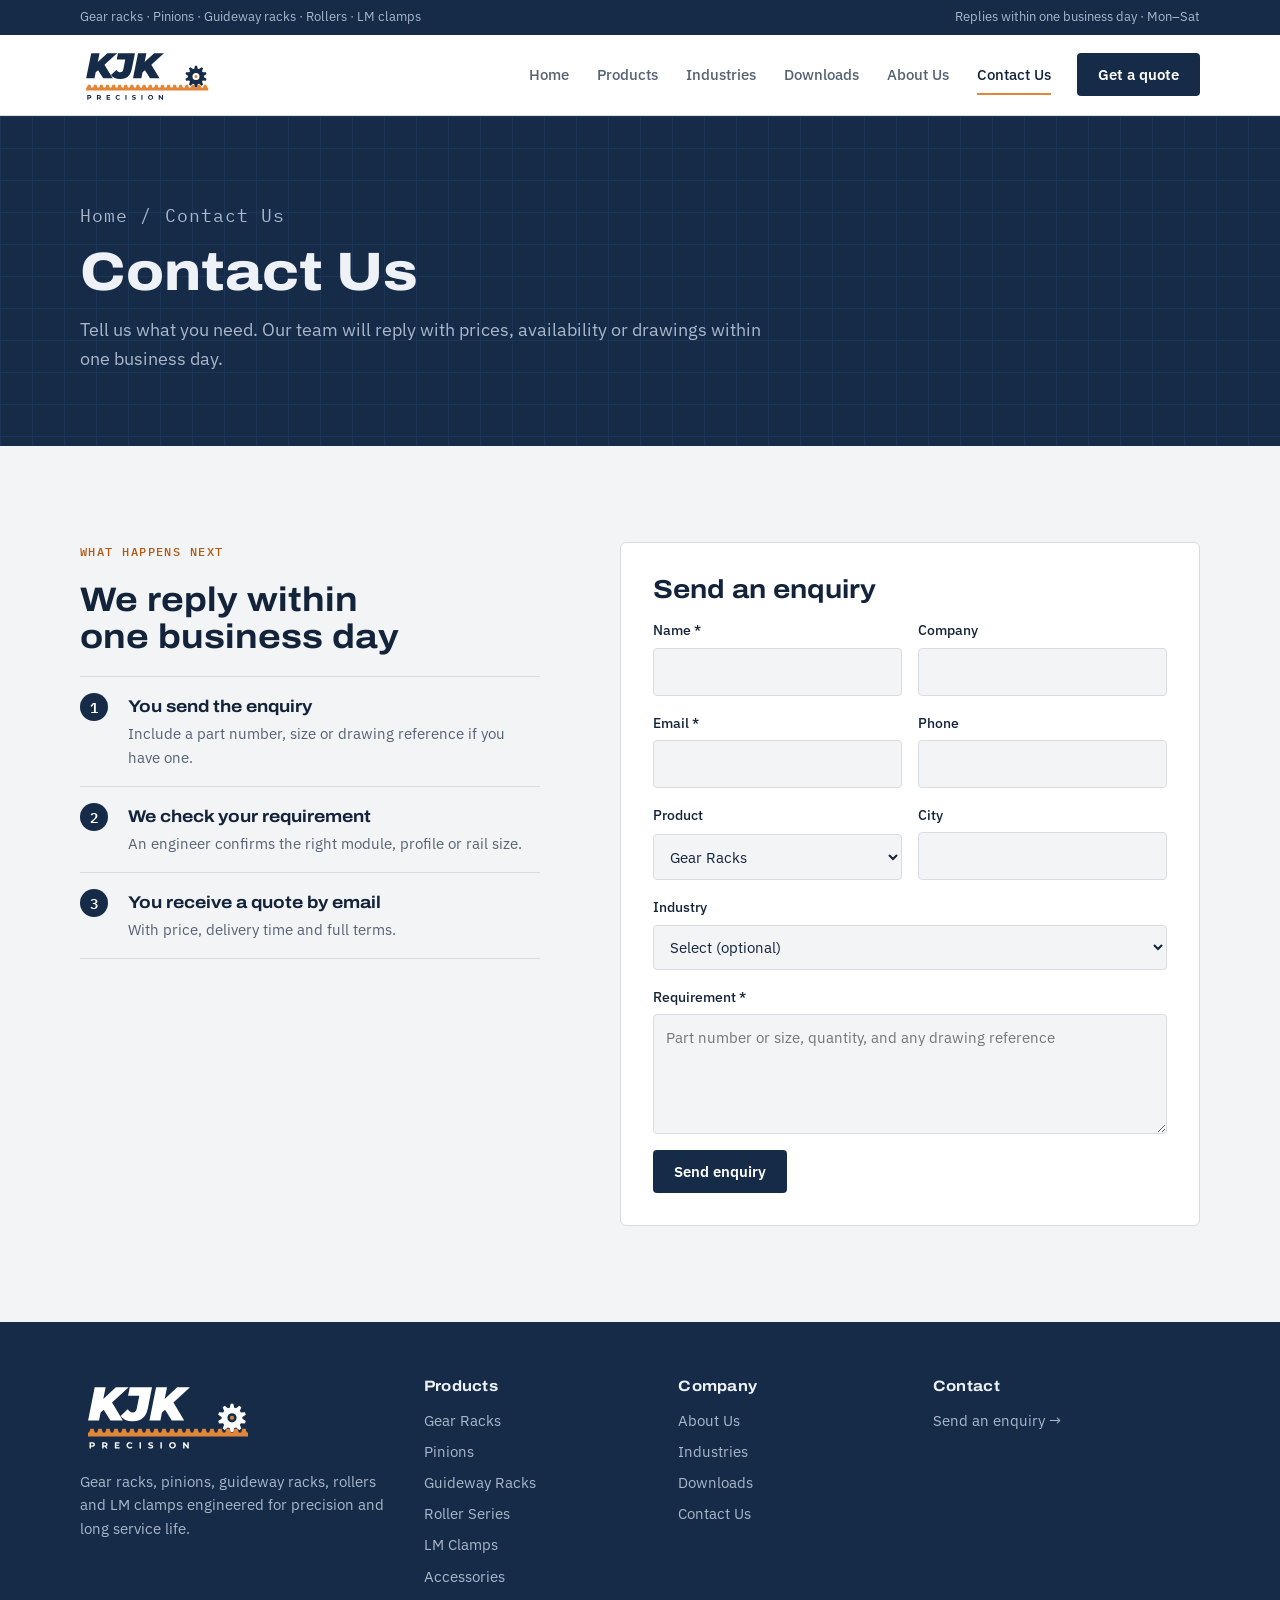
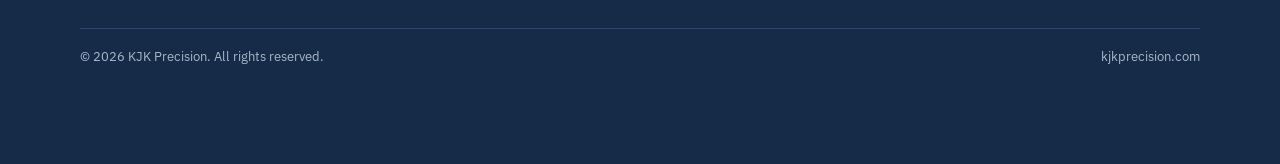
<file: contact.html>
<!DOCTYPE html>
<html lang="en">
<head>
<meta charset="utf-8">
<meta name="viewport" content="width=device-width, initial-scale=1, viewport-fit=cover">
<title>Contact Us | KJK Precision</title>
<meta name="description" content="Contact KJK Precision for prices, drawings and help choosing gear racks, pinions, guideway racks, rollers and LM clamps.">
<link rel="canonical" href="https://kjkprecision.com/contact.html">
<meta property="og:title" content="Contact Us | KJK Precision"><meta property="og:description" content="Contact KJK Precision for prices, drawings and help choosing gear racks, pinions, guideway racks, rollers and LM clamps."><meta property="og:type" content="website">
<link rel="preconnect" href="https://fonts.googleapis.com"><link rel="preconnect" href="https://fonts.gstatic.com" crossorigin><link rel="stylesheet" href="https://fonts.googleapis.com/css2?family=Archivo:wdth,wght@112,500;112,700;125,800&family=IBM+Plex+Sans:wght@400;500;600&family=IBM+Plex+Mono:wght@400;500&display=swap">
<link rel="icon" type="image/svg+xml" href="assets/favicon.svg">
<link rel="stylesheet" href="assets/site.css">
</head>
<body>
<div class="topbar"><div class="wrap"><span>Gear racks · Pinions · Guideway racks · Rollers · LM clamps</span><span class="hide-sm">Replies within one business day · Mon–Sat</span></div></div>
<header class="site"><div class="wrap"><a class="brand" href="index.html" aria-label="KJK Precision home"><svg role="img" aria-label="KJK Precision" xmlns="http://www.w3.org/2000/svg" viewBox="20 22 450 190">
<path d="M40.236 128.0 56.756 45.400000000000006H84.132L78.232 74.664L109.61999999999999 45.400000000000006H141.598L100.18 83.042L127.08399999999999 128.0H96.05L79.294 101.096L71.506 108.294L67.612 128.0ZM151.39799999999997 129.888Q141.01399999999998 129.888 133.521 126.702Q126.02799999999998 123.516 121.42599999999999 117.144L139.24399999999997 100.27000000000001Q141.95799999999997 104.164 145.08499999999998 106.11099999999999Q148.212 108.05799999999999 151.86999999999998 108.05799999999999Q155.88199999999998 108.05799999999999 158.41899999999998 105.698Q160.956 103.338 161.78199999999998 98.97200000000001L168.272 66.404H140.188L144.43599999999998 45.400000000000006H200.01399999999998L189.63 97.32Q187.26999999999998 109.238 182.31399999999996 116.37700000000001Q177.35799999999998 123.516 169.62899999999996 126.702Q161.89999999999998 129.888 151.39799999999997 129.888ZM193.64799999999997 128.0 210.16799999999998 45.400000000000006H237.54399999999998L231.64399999999998 74.664L263.032 45.400000000000006H295.01L253.59199999999998 83.042L280.496 128.0H249.462L232.70599999999996 101.096L224.91799999999998 108.294L221.02399999999997 128.0Z" fill="var(--logo-ink)"/>
<polygon points="40.00,168.00 40.00,158.00 43.00,158.00 46.00,149.00 54.00,149.00 57.00,158.00 60.00,158.00 63.00,158.00 66.00,149.00 74.00,149.00 77.00,158.00 80.00,158.00 83.00,158.00 86.00,149.00 94.00,149.00 97.00,158.00 100.00,158.00 103.00,158.00 106.00,149.00 114.00,149.00 117.00,158.00 120.00,158.00 123.00,158.00 126.00,149.00 134.00,149.00 137.00,158.00 140.00,158.00 143.00,158.00 146.00,149.00 154.00,149.00 157.00,158.00 160.00,158.00 163.00,158.00 166.00,149.00 174.00,149.00 177.00,158.00 180.00,158.00 183.00,158.00 186.00,149.00 194.00,149.00 197.00,158.00 200.00,158.00 203.00,158.00 206.00,149.00 214.00,149.00 217.00,158.00 220.00,158.00 223.00,158.00 226.00,149.00 234.00,149.00 237.00,158.00 240.00,158.00 243.00,158.00 246.00,149.00 254.00,149.00 257.00,158.00 260.00,158.00 263.00,158.00 266.00,149.00 274.00,149.00 277.00,158.00 280.00,158.00 283.00,158.00 286.00,149.00 294.00,149.00 297.00,158.00 300.00,158.00 303.00,158.00 306.00,149.00 314.00,149.00 317.00,158.00 320.00,158.00 323.00,158.00 326.00,149.00 334.00,149.00 337.00,158.00 340.00,158.00 343.00,158.00 346.00,149.00 354.00,149.00 357.00,158.00 360.00,158.00 363.00,158.00 366.00,149.00 374.00,149.00 377.00,158.00 380.00,158.00 383.00,158.00 386.00,149.00 394.00,149.00 397.00,158.00 400.00,158.00 403.00,158.00 406.00,149.00 414.00,149.00 417.00,158.00 420.00,158.00 423.00,158.00 426.00,149.00 434.00,149.00 437.00,158.00 440.00,158.00 440.00,168.00" fill="#E2873A"/>
<polygon points="405.70,147.17 403.25,156.85 396.75,156.85 394.30,147.17 389.63,145.65 381.95,152.04 376.70,148.22 380.40,138.95 377.51,134.97 367.54,135.63 365.54,129.45 373.98,124.12 373.98,119.21 365.54,113.88 367.54,107.71 377.51,108.36 380.40,104.39 376.70,95.11 381.95,91.30 389.63,97.69 394.30,96.17 396.75,86.49 403.25,86.49 405.70,96.17 410.37,97.69 418.05,91.30 423.30,95.11 419.60,104.39 422.49,108.36 432.46,107.71 434.46,113.88 426.02,119.21 426.02,124.12 434.46,129.45 432.46,135.63 422.49,134.97 419.60,138.95 423.30,148.22 418.05,152.04 410.37,145.65" fill="var(--logo-ink)"/>
<circle cx="400" cy="121.67" r="11.5" fill="var(--logo-hole)"/><circle cx="400" cy="121.67" r="5" fill="#E2873A"/>
<path d="M43.826 198.0V182.6H50.492Q52.56 182.6 54.056 183.27100000000002Q55.552 183.942 56.366 185.196Q57.18 186.45 57.18 188.188Q57.18 189.904 56.366 191.15800000000002Q55.552 192.412 54.056 193.083Q52.56 193.754 50.492 193.754H47.39V198.0ZM47.39 190.85H50.294Q51.944 190.85 52.758 190.14600000000002Q53.572 189.442 53.572 188.188Q53.572 186.912 52.758 186.208Q51.944 185.504 50.294 185.504H47.39ZM75.42999999999999 198.0V182.6H82.008Q85.22 182.6 87.002 184.08499999999998Q88.78399999999999 185.57 88.78399999999999 188.188Q88.78399999999999 189.904 87.97 191.147Q87.156 192.39 85.66 193.05Q85.638 193.05 85.638 193.072L89.07 198.0H85.22L82.27199999999999 193.71Q82.184 193.71 82.096 193.71H78.994V198.0ZM78.994 190.872H81.898Q83.548 190.872 84.362 190.157Q85.176 189.442 85.176 188.188Q85.176 186.912 84.362 186.208Q83.548 185.504 81.898 185.504H78.994ZM107.1 198.0V182.6H118.738V185.46H110.642V188.804H117.792V191.576H110.642V195.14H119.024V198.0ZM144.732 198.264Q142.95 198.264 141.421 197.681Q139.892 197.098 138.76999999999998 196.02Q137.648 194.942 137.02100000000002 193.49Q136.394 192.038 136.394 190.3Q136.394 188.562 137.02100000000002 187.11Q137.648 185.65800000000002 138.781 184.58Q139.914 183.502 141.432 182.919Q142.95 182.336 144.754 182.336Q146.756 182.336 148.373 183.029Q149.99 183.722 151.09 185.064L148.802 187.176Q148.01 186.274 147.042 185.823Q146.074 185.372 144.93 185.372Q143.852 185.372 142.95 185.724Q142.048 186.076 141.388 186.736Q140.728 187.39600000000002 140.365 188.298Q140.002 189.2 140.002 190.3Q140.002 191.4 140.365 192.30200000000002Q140.728 193.204 141.388 193.864Q142.048 194.524 142.95 194.876Q143.852 195.228 144.93 195.228Q146.074 195.228 147.042 194.777Q148.01 194.326 148.802 193.402L151.09 195.514Q149.99 196.856 148.373 197.56Q146.756 198.264 144.732 198.264ZM168.79 198.0V182.6H172.35399999999998V198.0ZM196.566 198.264Q194.71800000000002 198.264 193.024 197.769Q191.33 197.274 190.29600000000002 196.482L191.506 193.798Q192.496 194.502 193.849 194.953Q195.202 195.404 196.588 195.404Q197.644 195.404 198.293 195.195Q198.942 194.986 199.25 194.612Q199.558 194.238 199.558 193.754Q199.558 193.138 199.074 192.775Q198.59 192.412 197.798 192.18099999999998Q197.006 191.95 196.049 191.74099999999999Q195.092 191.532 194.135 191.224Q193.178 190.916 192.386 190.43200000000002Q191.594 189.948 191.099 189.156Q190.604 188.364 190.604 187.132Q190.604 185.812 191.31900000000002 184.723Q192.03400000000002 183.63400000000001 193.47500000000002 182.985Q194.916 182.336 197.094 182.336Q198.546 182.336 199.954 182.67700000000002Q201.362 183.018 202.44 183.7L201.34 186.406Q200.262 185.79 199.184 185.493Q198.106 185.196 197.072 185.196Q196.038 185.196 195.37800000000001 185.438Q194.71800000000002 185.68 194.43200000000002 186.065Q194.14600000000002 186.45 194.14600000000002 186.956Q194.14600000000002 187.55 194.63 187.913Q195.114 188.276 195.906 188.496Q196.698 188.716 197.655 188.936Q198.612 189.156 199.56900000000002 189.442Q200.526 189.728 201.318 190.212Q202.11 190.696 202.60500000000002 191.488Q203.1 192.28 203.1 193.49Q203.1 194.788 202.374 195.86599999999999Q201.648 196.944 200.207 197.60399999999998Q198.76600000000002 198.264 196.566 198.264ZM221.042 198.0V182.6H224.606V198.0ZM251.23800000000003 198.264Q249.412 198.264 247.861 197.67000000000002Q246.31 197.076 245.17700000000002 195.998Q244.044 194.92 243.41700000000003 193.468Q242.79000000000002 192.016 242.79000000000002 190.3Q242.79000000000002 188.584 243.41700000000003 187.132Q244.044 185.68 245.18800000000002 184.602Q246.33200000000002 183.524 247.872 182.93Q249.412 182.336 251.216 182.336Q253.04200000000003 182.336 254.57100000000003 182.93Q256.1 183.524 257.233 184.602Q258.366 185.68 259.004 187.121Q259.642 188.562 259.642 190.3Q259.642 192.016 259.004 193.47899999999998Q258.366 194.942 257.233 196.00900000000001Q256.1 197.076 254.57100000000003 197.67000000000002Q253.04200000000003 198.264 251.23800000000003 198.264ZM251.216 195.228Q252.25000000000003 195.228 253.11900000000003 194.876Q253.98800000000003 194.524 254.64800000000002 193.864Q255.30800000000002 193.204 255.671 192.30200000000002Q256.034 191.4 256.034 190.3Q256.034 189.2 255.671 188.298Q255.30800000000002 187.39600000000002 254.65900000000002 186.736Q254.01000000000002 186.076 253.13000000000002 185.724Q252.25000000000003 185.372 251.216 185.372Q250.18200000000002 185.372 249.31300000000002 185.724Q248.44400000000002 186.076 247.78400000000002 186.736Q247.12400000000002 187.39600000000002 246.76100000000002 188.298Q246.39800000000002 189.2 246.39800000000002 190.3Q246.39800000000002 191.378 246.76100000000002 192.291Q247.12400000000002 193.204 247.77300000000002 193.864Q248.42200000000003 194.524 249.30200000000002 194.876Q250.18200000000002 195.228 251.216 195.228ZM277.826 198.0V182.6H280.774L288.43 191.95V182.6H291.95V198.0H289.024L281.346 188.65V198.0Z" fill="var(--logo-ink)"/>

</svg></a>
<button class="menu-btn" type="button" aria-expanded="false" aria-label="Menu"><svg width="20" height="20" viewBox="0 0 24 24" fill="none" stroke="currentColor" stroke-width="2"><path d="M4 7h16M4 12h16M4 17h16"/></svg></button>
<nav class="main" aria-label="Main"><a class="nl" href="index.html" data-nav="home">Home</a><a class="nl" href="products.html" data-nav="products">Products</a><a class="nl" href="industries.html" data-nav="industries">Industries</a><a class="nl" href="downloads.html" data-nav="downloads">Downloads</a><a class="nl" href="about.html" data-nav="about">About Us</a><a class="nl" href="contact.html" aria-current="page" data-nav="contact">Contact Us</a><a class="btn btn-primary" href="contact.html">Get a quote</a></nav></div></header>
<main>
<section class="page-hero">
  <div class="wrap">
    <p class="crumbs"><a href="index.html">Home</a> / Contact Us</p>
    <h1>Contact Us</h1>
    <p>Tell us what you need. Our team will reply with prices, availability or drawings within one business day.</p>
  </div>
</section>

<section class="sec">
  <div class="wrap contact">
    <div class="next">
      <p class="eyebrow">What happens next</p>
      <h2>We reply within one business day</h2>
      <ol class="next-list">
        <li><b>You send the enquiry</b><span>Include a part number, size or drawing reference if you have one.</span></li>
        <li><b>We check your requirement</b><span>An engineer confirms the right module, profile or rail size.</span></li>
        <li><b>You receive a quote by email</b><span>With price, delivery time and full terms.</span></li>
      </ol>
    </div>

    <form class="rfq" id="rfq" novalidate>
      <h2>Send an enquiry</h2>
      <div class="row2">
        <div class="field"><label for="f-name">Name *</label><input id="f-name" name="name" required autocomplete="name"></div>
        <div class="field"><label for="f-company">Company</label><input id="f-company" name="company" autocomplete="organization"></div>
      </div>
      <div class="row2">
        <div class="field"><label for="f-email">Email *</label><input id="f-email" name="email" type="email" required autocomplete="email"></div>
        <div class="field"><label for="f-phone">Phone</label><input id="f-phone" name="phone" type="tel" autocomplete="tel"></div>
      </div>
      <div class="row2">
        <div class="field"><label for="f-product">Product</label>
          <select id="f-product" name="product"><option>Gear Racks</option><option>Pinions</option><option>Guideway Racks</option><option>Roller Series</option><option>LM Clamps</option><option>Accessories</option><option>Not sure yet</option></select></div>
        <div class="field"><label for="f-city">City</label><input id="f-city" name="city" autocomplete="address-level2"></div>
      </div>
      <div class="field"><label for="f-industry">Industry</label>
        <select id="f-industry" name="industry"><option value="">Select (optional)</option><option>Laser &amp; plasma cutting</option><option>CNC router &amp; woodworking</option><option>Machine tools</option><option>Factory automation</option><option>Material handling</option><option>Packaging</option><option>Other</option></select></div>
      <div class="field"><label for="f-msg">Requirement *</label><textarea id="f-msg" name="message" required placeholder="Part number or size, quantity, and any drawing reference"></textarea></div>
      <input type="checkbox" name="botcheck" id="f-bot" tabindex="-1" autocomplete="off" style="display:none">
      <div class="form-foot"><button class="btn btn-primary" id="f-submit" type="submit">Send enquiry</button><small id="f-err" role="alert"></small></div>
      <div class="sent" id="rfq-sent" hidden>
        <b>Thank you. Your enquiry has been sent.</b>
        <p>We will reply to your email within one business day.</p>
      </div>
    </form>
  </div>
</section>

</main>
<footer class="site"><div class="wrap">
<div class="cols">
  <div><a class="brand" href="index.html" aria-label="KJK Precision home"><svg role="img" aria-label="KJK Precision" xmlns="http://www.w3.org/2000/svg" viewBox="20 22 450 190">
<path d="M40.236 128.0 56.756 45.400000000000006H84.132L78.232 74.664L109.61999999999999 45.400000000000006H141.598L100.18 83.042L127.08399999999999 128.0H96.05L79.294 101.096L71.506 108.294L67.612 128.0ZM151.39799999999997 129.888Q141.01399999999998 129.888 133.521 126.702Q126.02799999999998 123.516 121.42599999999999 117.144L139.24399999999997 100.27000000000001Q141.95799999999997 104.164 145.08499999999998 106.11099999999999Q148.212 108.05799999999999 151.86999999999998 108.05799999999999Q155.88199999999998 108.05799999999999 158.41899999999998 105.698Q160.956 103.338 161.78199999999998 98.97200000000001L168.272 66.404H140.188L144.43599999999998 45.400000000000006H200.01399999999998L189.63 97.32Q187.26999999999998 109.238 182.31399999999996 116.37700000000001Q177.35799999999998 123.516 169.62899999999996 126.702Q161.89999999999998 129.888 151.39799999999997 129.888ZM193.64799999999997 128.0 210.16799999999998 45.400000000000006H237.54399999999998L231.64399999999998 74.664L263.032 45.400000000000006H295.01L253.59199999999998 83.042L280.496 128.0H249.462L232.70599999999996 101.096L224.91799999999998 108.294L221.02399999999997 128.0Z" fill="var(--logo-ink)"/>
<polygon points="40.00,168.00 40.00,158.00 43.00,158.00 46.00,149.00 54.00,149.00 57.00,158.00 60.00,158.00 63.00,158.00 66.00,149.00 74.00,149.00 77.00,158.00 80.00,158.00 83.00,158.00 86.00,149.00 94.00,149.00 97.00,158.00 100.00,158.00 103.00,158.00 106.00,149.00 114.00,149.00 117.00,158.00 120.00,158.00 123.00,158.00 126.00,149.00 134.00,149.00 137.00,158.00 140.00,158.00 143.00,158.00 146.00,149.00 154.00,149.00 157.00,158.00 160.00,158.00 163.00,158.00 166.00,149.00 174.00,149.00 177.00,158.00 180.00,158.00 183.00,158.00 186.00,149.00 194.00,149.00 197.00,158.00 200.00,158.00 203.00,158.00 206.00,149.00 214.00,149.00 217.00,158.00 220.00,158.00 223.00,158.00 226.00,149.00 234.00,149.00 237.00,158.00 240.00,158.00 243.00,158.00 246.00,149.00 254.00,149.00 257.00,158.00 260.00,158.00 263.00,158.00 266.00,149.00 274.00,149.00 277.00,158.00 280.00,158.00 283.00,158.00 286.00,149.00 294.00,149.00 297.00,158.00 300.00,158.00 303.00,158.00 306.00,149.00 314.00,149.00 317.00,158.00 320.00,158.00 323.00,158.00 326.00,149.00 334.00,149.00 337.00,158.00 340.00,158.00 343.00,158.00 346.00,149.00 354.00,149.00 357.00,158.00 360.00,158.00 363.00,158.00 366.00,149.00 374.00,149.00 377.00,158.00 380.00,158.00 383.00,158.00 386.00,149.00 394.00,149.00 397.00,158.00 400.00,158.00 403.00,158.00 406.00,149.00 414.00,149.00 417.00,158.00 420.00,158.00 423.00,158.00 426.00,149.00 434.00,149.00 437.00,158.00 440.00,158.00 440.00,168.00" fill="#E2873A"/>
<polygon points="405.70,147.17 403.25,156.85 396.75,156.85 394.30,147.17 389.63,145.65 381.95,152.04 376.70,148.22 380.40,138.95 377.51,134.97 367.54,135.63 365.54,129.45 373.98,124.12 373.98,119.21 365.54,113.88 367.54,107.71 377.51,108.36 380.40,104.39 376.70,95.11 381.95,91.30 389.63,97.69 394.30,96.17 396.75,86.49 403.25,86.49 405.70,96.17 410.37,97.69 418.05,91.30 423.30,95.11 419.60,104.39 422.49,108.36 432.46,107.71 434.46,113.88 426.02,119.21 426.02,124.12 434.46,129.45 432.46,135.63 422.49,134.97 419.60,138.95 423.30,148.22 418.05,152.04 410.37,145.65" fill="var(--logo-ink)"/>
<circle cx="400" cy="121.67" r="11.5" fill="var(--logo-hole)"/><circle cx="400" cy="121.67" r="5" fill="#E2873A"/>
<path d="M43.826 198.0V182.6H50.492Q52.56 182.6 54.056 183.27100000000002Q55.552 183.942 56.366 185.196Q57.18 186.45 57.18 188.188Q57.18 189.904 56.366 191.15800000000002Q55.552 192.412 54.056 193.083Q52.56 193.754 50.492 193.754H47.39V198.0ZM47.39 190.85H50.294Q51.944 190.85 52.758 190.14600000000002Q53.572 189.442 53.572 188.188Q53.572 186.912 52.758 186.208Q51.944 185.504 50.294 185.504H47.39ZM75.42999999999999 198.0V182.6H82.008Q85.22 182.6 87.002 184.08499999999998Q88.78399999999999 185.57 88.78399999999999 188.188Q88.78399999999999 189.904 87.97 191.147Q87.156 192.39 85.66 193.05Q85.638 193.05 85.638 193.072L89.07 198.0H85.22L82.27199999999999 193.71Q82.184 193.71 82.096 193.71H78.994V198.0ZM78.994 190.872H81.898Q83.548 190.872 84.362 190.157Q85.176 189.442 85.176 188.188Q85.176 186.912 84.362 186.208Q83.548 185.504 81.898 185.504H78.994ZM107.1 198.0V182.6H118.738V185.46H110.642V188.804H117.792V191.576H110.642V195.14H119.024V198.0ZM144.732 198.264Q142.95 198.264 141.421 197.681Q139.892 197.098 138.76999999999998 196.02Q137.648 194.942 137.02100000000002 193.49Q136.394 192.038 136.394 190.3Q136.394 188.562 137.02100000000002 187.11Q137.648 185.65800000000002 138.781 184.58Q139.914 183.502 141.432 182.919Q142.95 182.336 144.754 182.336Q146.756 182.336 148.373 183.029Q149.99 183.722 151.09 185.064L148.802 187.176Q148.01 186.274 147.042 185.823Q146.074 185.372 144.93 185.372Q143.852 185.372 142.95 185.724Q142.048 186.076 141.388 186.736Q140.728 187.39600000000002 140.365 188.298Q140.002 189.2 140.002 190.3Q140.002 191.4 140.365 192.30200000000002Q140.728 193.204 141.388 193.864Q142.048 194.524 142.95 194.876Q143.852 195.228 144.93 195.228Q146.074 195.228 147.042 194.777Q148.01 194.326 148.802 193.402L151.09 195.514Q149.99 196.856 148.373 197.56Q146.756 198.264 144.732 198.264ZM168.79 198.0V182.6H172.35399999999998V198.0ZM196.566 198.264Q194.71800000000002 198.264 193.024 197.769Q191.33 197.274 190.29600000000002 196.482L191.506 193.798Q192.496 194.502 193.849 194.953Q195.202 195.404 196.588 195.404Q197.644 195.404 198.293 195.195Q198.942 194.986 199.25 194.612Q199.558 194.238 199.558 193.754Q199.558 193.138 199.074 192.775Q198.59 192.412 197.798 192.18099999999998Q197.006 191.95 196.049 191.74099999999999Q195.092 191.532 194.135 191.224Q193.178 190.916 192.386 190.43200000000002Q191.594 189.948 191.099 189.156Q190.604 188.364 190.604 187.132Q190.604 185.812 191.31900000000002 184.723Q192.03400000000002 183.63400000000001 193.47500000000002 182.985Q194.916 182.336 197.094 182.336Q198.546 182.336 199.954 182.67700000000002Q201.362 183.018 202.44 183.7L201.34 186.406Q200.262 185.79 199.184 185.493Q198.106 185.196 197.072 185.196Q196.038 185.196 195.37800000000001 185.438Q194.71800000000002 185.68 194.43200000000002 186.065Q194.14600000000002 186.45 194.14600000000002 186.956Q194.14600000000002 187.55 194.63 187.913Q195.114 188.276 195.906 188.496Q196.698 188.716 197.655 188.936Q198.612 189.156 199.56900000000002 189.442Q200.526 189.728 201.318 190.212Q202.11 190.696 202.60500000000002 191.488Q203.1 192.28 203.1 193.49Q203.1 194.788 202.374 195.86599999999999Q201.648 196.944 200.207 197.60399999999998Q198.76600000000002 198.264 196.566 198.264ZM221.042 198.0V182.6H224.606V198.0ZM251.23800000000003 198.264Q249.412 198.264 247.861 197.67000000000002Q246.31 197.076 245.17700000000002 195.998Q244.044 194.92 243.41700000000003 193.468Q242.79000000000002 192.016 242.79000000000002 190.3Q242.79000000000002 188.584 243.41700000000003 187.132Q244.044 185.68 245.18800000000002 184.602Q246.33200000000002 183.524 247.872 182.93Q249.412 182.336 251.216 182.336Q253.04200000000003 182.336 254.57100000000003 182.93Q256.1 183.524 257.233 184.602Q258.366 185.68 259.004 187.121Q259.642 188.562 259.642 190.3Q259.642 192.016 259.004 193.47899999999998Q258.366 194.942 257.233 196.00900000000001Q256.1 197.076 254.57100000000003 197.67000000000002Q253.04200000000003 198.264 251.23800000000003 198.264ZM251.216 195.228Q252.25000000000003 195.228 253.11900000000003 194.876Q253.98800000000003 194.524 254.64800000000002 193.864Q255.30800000000002 193.204 255.671 192.30200000000002Q256.034 191.4 256.034 190.3Q256.034 189.2 255.671 188.298Q255.30800000000002 187.39600000000002 254.65900000000002 186.736Q254.01000000000002 186.076 253.13000000000002 185.724Q252.25000000000003 185.372 251.216 185.372Q250.18200000000002 185.372 249.31300000000002 185.724Q248.44400000000002 186.076 247.78400000000002 186.736Q247.12400000000002 187.39600000000002 246.76100000000002 188.298Q246.39800000000002 189.2 246.39800000000002 190.3Q246.39800000000002 191.378 246.76100000000002 192.291Q247.12400000000002 193.204 247.77300000000002 193.864Q248.42200000000003 194.524 249.30200000000002 194.876Q250.18200000000002 195.228 251.216 195.228ZM277.826 198.0V182.6H280.774L288.43 191.95V182.6H291.95V198.0H289.024L281.346 188.65V198.0Z" fill="var(--logo-ink)"/>

</svg></a><p class="about-f">Gear racks, pinions, guideway racks, rollers and LM clamps engineered for precision and long service life.</p></div>
  <div><h4>Products</h4><ul><li><a href="products.html#racks">Gear Racks</a></li><li><a href="products.html#pinions">Pinions</a></li><li><a href="products.html#guideway">Guideway Racks</a></li><li><a href="products.html#rollers">Roller Series</a></li><li><a href="products.html#clamps">LM Clamps</a></li><li><a href="products.html#accessories">Accessories</a></li></ul></div>
  <div><h4>Company</h4><ul><li><a href="about.html">About Us</a></li><li><a href="industries.html">Industries</a></li><li><a href="downloads.html">Downloads</a></li><li><a href="contact.html">Contact Us</a></li></ul></div>
  <div><h4>Contact</h4><ul><li><a href="contact.html">Send an enquiry →</a></li></ul></div>
</div>
<div class="base"><span>© 2026 KJK Precision. All rights reserved.</span><span>kjkprecision.com</span></div>
</div></footer>
<script src="assets/site.js"></script>
</body>
</html>
</file>
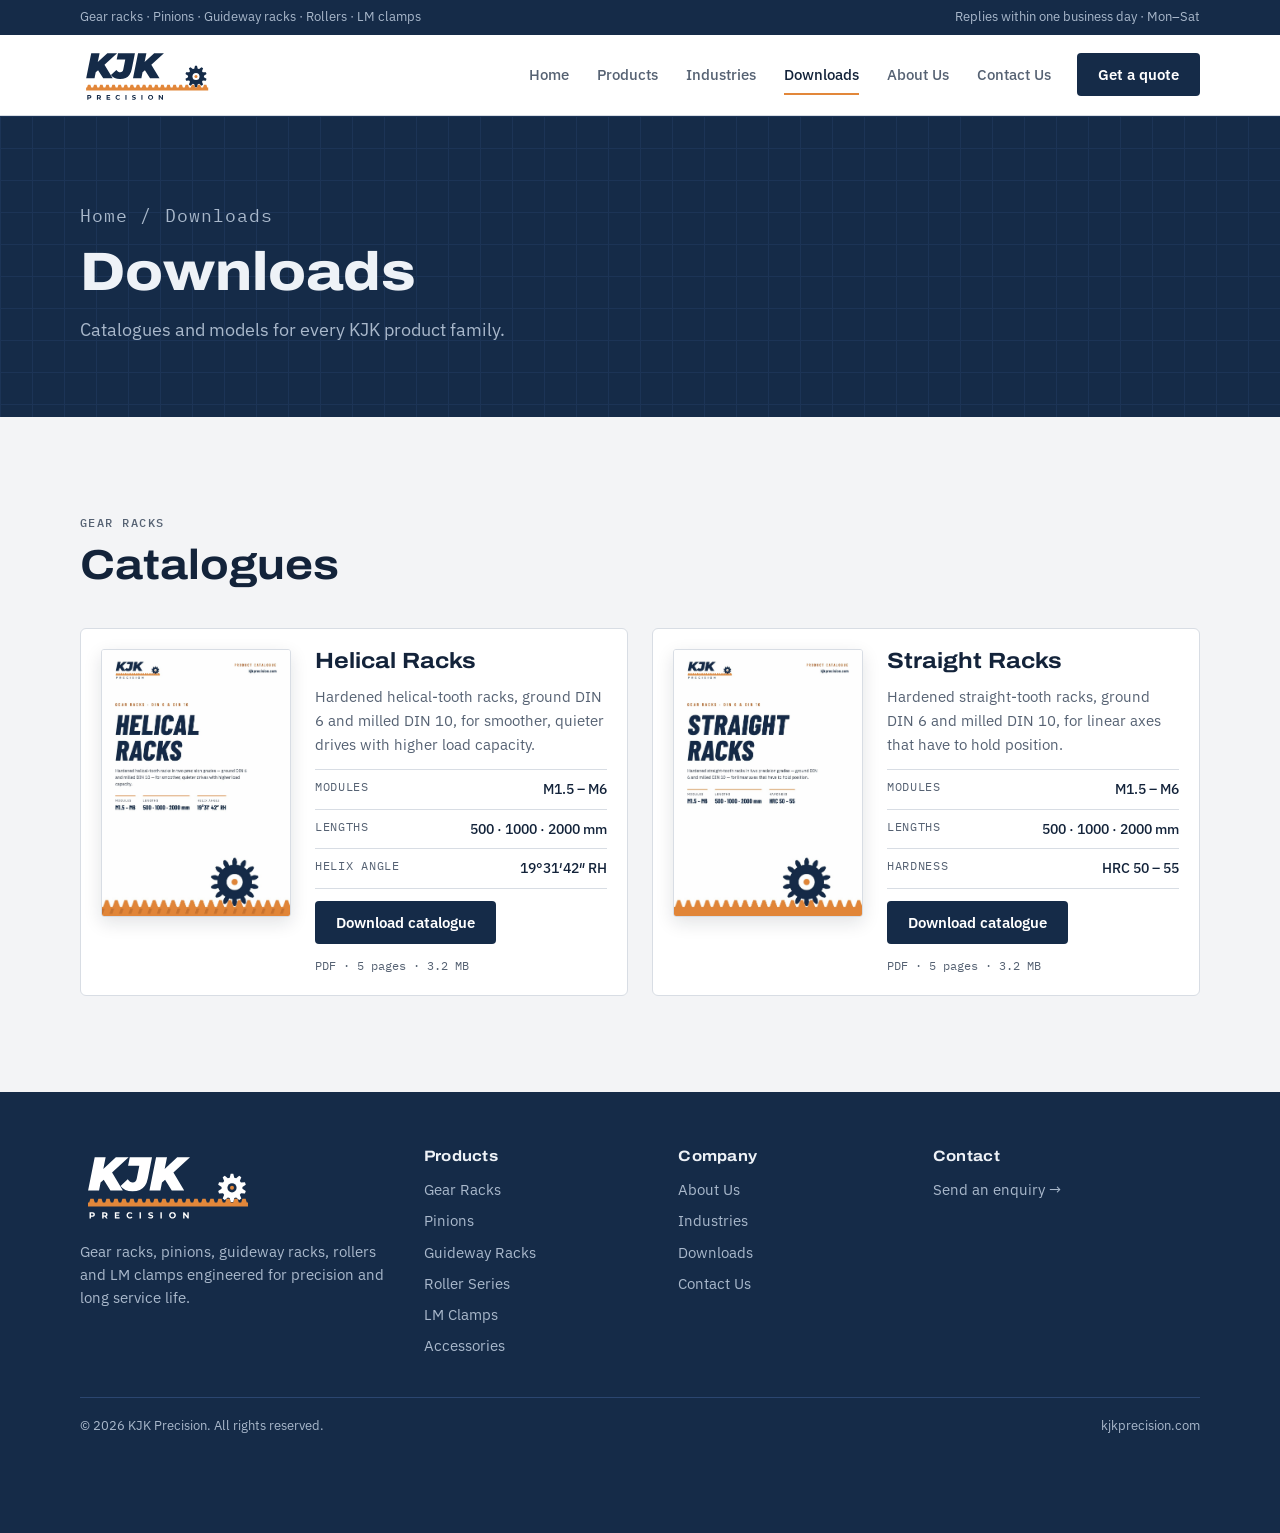
<file: downloads.html>
<!DOCTYPE html>
<html lang="en">
<head>
<meta charset="utf-8">
<meta name="viewport" content="width=device-width, initial-scale=1, viewport-fit=cover">
<title>Downloads | KJK Precision</title>
<meta name="description" content="Download KJK Precision catalogues, 2D drawings, 3D STEP models and installation guides.">
<link rel="canonical" href="https://kjkprecision.com/downloads.html">
<meta property="og:title" content="Downloads | KJK Precision"><meta property="og:description" content="Download KJK Precision catalogues, 2D drawings, 3D STEP models and installation guides."><meta property="og:type" content="website">
<link rel="preconnect" href="https://fonts.googleapis.com"><link rel="preconnect" href="https://fonts.gstatic.com" crossorigin><link rel="stylesheet" href="https://fonts.googleapis.com/css2?family=Archivo:wdth,wght@112,500;112,700;125,800&family=IBM+Plex+Sans:wght@400;500;600&family=IBM+Plex+Mono:wght@400;500&display=swap">
<link rel="icon" type="image/svg+xml" href="assets/favicon.svg">
<link rel="stylesheet" href="assets/site.css">
</head>
<body>
<div class="topbar"><div class="wrap"><span>Gear racks · Pinions · Guideway racks · Rollers · LM clamps</span><span class="hide-sm">Replies within one business day · Mon–Sat</span></div></div>
<header class="site"><div class="wrap"><a class="brand" href="index.html" aria-label="KJK Precision home"><svg role="img" aria-label="KJK Precision" xmlns="http://www.w3.org/2000/svg" viewBox="20 22 450 190">
<path d="M40.236 128.0 56.756 45.400000000000006H84.132L78.232 74.664L109.61999999999999 45.400000000000006H141.598L100.18 83.042L127.08399999999999 128.0H96.05L79.294 101.096L71.506 108.294L67.612 128.0ZM151.39799999999997 129.888Q141.01399999999998 129.888 133.521 126.702Q126.02799999999998 123.516 121.42599999999999 117.144L139.24399999999997 100.27000000000001Q141.95799999999997 104.164 145.08499999999998 106.11099999999999Q148.212 108.05799999999999 151.86999999999998 108.05799999999999Q155.88199999999998 108.05799999999999 158.41899999999998 105.698Q160.956 103.338 161.78199999999998 98.97200000000001L168.272 66.404H140.188L144.43599999999998 45.400000000000006H200.01399999999998L189.63 97.32Q187.26999999999998 109.238 182.31399999999996 116.37700000000001Q177.35799999999998 123.516 169.62899999999996 126.702Q161.89999999999998 129.888 151.39799999999997 129.888ZM193.64799999999997 128.0 210.16799999999998 45.400000000000006H237.54399999999998L231.64399999999998 74.664L263.032 45.400000000000006H295.01L253.59199999999998 83.042L280.496 128.0H249.462L232.70599999999996 101.096L224.91799999999998 108.294L221.02399999999997 128.0Z" fill="var(--logo-ink)"/>
<polygon points="40.00,168.00 40.00,158.00 43.00,158.00 46.00,149.00 54.00,149.00 57.00,158.00 60.00,158.00 63.00,158.00 66.00,149.00 74.00,149.00 77.00,158.00 80.00,158.00 83.00,158.00 86.00,149.00 94.00,149.00 97.00,158.00 100.00,158.00 103.00,158.00 106.00,149.00 114.00,149.00 117.00,158.00 120.00,158.00 123.00,158.00 126.00,149.00 134.00,149.00 137.00,158.00 140.00,158.00 143.00,158.00 146.00,149.00 154.00,149.00 157.00,158.00 160.00,158.00 163.00,158.00 166.00,149.00 174.00,149.00 177.00,158.00 180.00,158.00 183.00,158.00 186.00,149.00 194.00,149.00 197.00,158.00 200.00,158.00 203.00,158.00 206.00,149.00 214.00,149.00 217.00,158.00 220.00,158.00 223.00,158.00 226.00,149.00 234.00,149.00 237.00,158.00 240.00,158.00 243.00,158.00 246.00,149.00 254.00,149.00 257.00,158.00 260.00,158.00 263.00,158.00 266.00,149.00 274.00,149.00 277.00,158.00 280.00,158.00 283.00,158.00 286.00,149.00 294.00,149.00 297.00,158.00 300.00,158.00 303.00,158.00 306.00,149.00 314.00,149.00 317.00,158.00 320.00,158.00 323.00,158.00 326.00,149.00 334.00,149.00 337.00,158.00 340.00,158.00 343.00,158.00 346.00,149.00 354.00,149.00 357.00,158.00 360.00,158.00 363.00,158.00 366.00,149.00 374.00,149.00 377.00,158.00 380.00,158.00 383.00,158.00 386.00,149.00 394.00,149.00 397.00,158.00 400.00,158.00 403.00,158.00 406.00,149.00 414.00,149.00 417.00,158.00 420.00,158.00 423.00,158.00 426.00,149.00 434.00,149.00 437.00,158.00 440.00,158.00 440.00,168.00" fill="#E2873A"/>
<polygon points="405.70,147.17 403.25,156.85 396.75,156.85 394.30,147.17 389.63,145.65 381.95,152.04 376.70,148.22 380.40,138.95 377.51,134.97 367.54,135.63 365.54,129.45 373.98,124.12 373.98,119.21 365.54,113.88 367.54,107.71 377.51,108.36 380.40,104.39 376.70,95.11 381.95,91.30 389.63,97.69 394.30,96.17 396.75,86.49 403.25,86.49 405.70,96.17 410.37,97.69 418.05,91.30 423.30,95.11 419.60,104.39 422.49,108.36 432.46,107.71 434.46,113.88 426.02,119.21 426.02,124.12 434.46,129.45 432.46,135.63 422.49,134.97 419.60,138.95 423.30,148.22 418.05,152.04 410.37,145.65" fill="var(--logo-ink)"/>
<circle cx="400" cy="121.67" r="11.5" fill="var(--logo-hole)"/><circle cx="400" cy="121.67" r="5" fill="#E2873A"/>
<path d="M43.826 198.0V182.6H50.492Q52.56 182.6 54.056 183.27100000000002Q55.552 183.942 56.366 185.196Q57.18 186.45 57.18 188.188Q57.18 189.904 56.366 191.15800000000002Q55.552 192.412 54.056 193.083Q52.56 193.754 50.492 193.754H47.39V198.0ZM47.39 190.85H50.294Q51.944 190.85 52.758 190.14600000000002Q53.572 189.442 53.572 188.188Q53.572 186.912 52.758 186.208Q51.944 185.504 50.294 185.504H47.39ZM75.42999999999999 198.0V182.6H82.008Q85.22 182.6 87.002 184.08499999999998Q88.78399999999999 185.57 88.78399999999999 188.188Q88.78399999999999 189.904 87.97 191.147Q87.156 192.39 85.66 193.05Q85.638 193.05 85.638 193.072L89.07 198.0H85.22L82.27199999999999 193.71Q82.184 193.71 82.096 193.71H78.994V198.0ZM78.994 190.872H81.898Q83.548 190.872 84.362 190.157Q85.176 189.442 85.176 188.188Q85.176 186.912 84.362 186.208Q83.548 185.504 81.898 185.504H78.994ZM107.1 198.0V182.6H118.738V185.46H110.642V188.804H117.792V191.576H110.642V195.14H119.024V198.0ZM144.732 198.264Q142.95 198.264 141.421 197.681Q139.892 197.098 138.76999999999998 196.02Q137.648 194.942 137.02100000000002 193.49Q136.394 192.038 136.394 190.3Q136.394 188.562 137.02100000000002 187.11Q137.648 185.65800000000002 138.781 184.58Q139.914 183.502 141.432 182.919Q142.95 182.336 144.754 182.336Q146.756 182.336 148.373 183.029Q149.99 183.722 151.09 185.064L148.802 187.176Q148.01 186.274 147.042 185.823Q146.074 185.372 144.93 185.372Q143.852 185.372 142.95 185.724Q142.048 186.076 141.388 186.736Q140.728 187.39600000000002 140.365 188.298Q140.002 189.2 140.002 190.3Q140.002 191.4 140.365 192.30200000000002Q140.728 193.204 141.388 193.864Q142.048 194.524 142.95 194.876Q143.852 195.228 144.93 195.228Q146.074 195.228 147.042 194.777Q148.01 194.326 148.802 193.402L151.09 195.514Q149.99 196.856 148.373 197.56Q146.756 198.264 144.732 198.264ZM168.79 198.0V182.6H172.35399999999998V198.0ZM196.566 198.264Q194.71800000000002 198.264 193.024 197.769Q191.33 197.274 190.29600000000002 196.482L191.506 193.798Q192.496 194.502 193.849 194.953Q195.202 195.404 196.588 195.404Q197.644 195.404 198.293 195.195Q198.942 194.986 199.25 194.612Q199.558 194.238 199.558 193.754Q199.558 193.138 199.074 192.775Q198.59 192.412 197.798 192.18099999999998Q197.006 191.95 196.049 191.74099999999999Q195.092 191.532 194.135 191.224Q193.178 190.916 192.386 190.43200000000002Q191.594 189.948 191.099 189.156Q190.604 188.364 190.604 187.132Q190.604 185.812 191.31900000000002 184.723Q192.03400000000002 183.63400000000001 193.47500000000002 182.985Q194.916 182.336 197.094 182.336Q198.546 182.336 199.954 182.67700000000002Q201.362 183.018 202.44 183.7L201.34 186.406Q200.262 185.79 199.184 185.493Q198.106 185.196 197.072 185.196Q196.038 185.196 195.37800000000001 185.438Q194.71800000000002 185.68 194.43200000000002 186.065Q194.14600000000002 186.45 194.14600000000002 186.956Q194.14600000000002 187.55 194.63 187.913Q195.114 188.276 195.906 188.496Q196.698 188.716 197.655 188.936Q198.612 189.156 199.56900000000002 189.442Q200.526 189.728 201.318 190.212Q202.11 190.696 202.60500000000002 191.488Q203.1 192.28 203.1 193.49Q203.1 194.788 202.374 195.86599999999999Q201.648 196.944 200.207 197.60399999999998Q198.76600000000002 198.264 196.566 198.264ZM221.042 198.0V182.6H224.606V198.0ZM251.23800000000003 198.264Q249.412 198.264 247.861 197.67000000000002Q246.31 197.076 245.17700000000002 195.998Q244.044 194.92 243.41700000000003 193.468Q242.79000000000002 192.016 242.79000000000002 190.3Q242.79000000000002 188.584 243.41700000000003 187.132Q244.044 185.68 245.18800000000002 184.602Q246.33200000000002 183.524 247.872 182.93Q249.412 182.336 251.216 182.336Q253.04200000000003 182.336 254.57100000000003 182.93Q256.1 183.524 257.233 184.602Q258.366 185.68 259.004 187.121Q259.642 188.562 259.642 190.3Q259.642 192.016 259.004 193.47899999999998Q258.366 194.942 257.233 196.00900000000001Q256.1 197.076 254.57100000000003 197.67000000000002Q253.04200000000003 198.264 251.23800000000003 198.264ZM251.216 195.228Q252.25000000000003 195.228 253.11900000000003 194.876Q253.98800000000003 194.524 254.64800000000002 193.864Q255.30800000000002 193.204 255.671 192.30200000000002Q256.034 191.4 256.034 190.3Q256.034 189.2 255.671 188.298Q255.30800000000002 187.39600000000002 254.65900000000002 186.736Q254.01000000000002 186.076 253.13000000000002 185.724Q252.25000000000003 185.372 251.216 185.372Q250.18200000000002 185.372 249.31300000000002 185.724Q248.44400000000002 186.076 247.78400000000002 186.736Q247.12400000000002 187.39600000000002 246.76100000000002 188.298Q246.39800000000002 189.2 246.39800000000002 190.3Q246.39800000000002 191.378 246.76100000000002 192.291Q247.12400000000002 193.204 247.77300000000002 193.864Q248.42200000000003 194.524 249.30200000000002 194.876Q250.18200000000002 195.228 251.216 195.228ZM277.826 198.0V182.6H280.774L288.43 191.95V182.6H291.95V198.0H289.024L281.346 188.65V198.0Z" fill="var(--logo-ink)"/>

</svg></a>
<button class="menu-btn" type="button" aria-expanded="false" aria-label="Menu"><svg width="20" height="20" viewBox="0 0 24 24" fill="none" stroke="currentColor" stroke-width="2"><path d="M4 7h16M4 12h16M4 17h16"/></svg></button>
<nav class="main" aria-label="Main"><a class="nl" href="index.html" data-nav="home">Home</a><a class="nl" href="products.html" data-nav="products">Products</a><a class="nl" href="industries.html" data-nav="industries">Industries</a><a class="nl" href="downloads.html" aria-current="page" data-nav="downloads">Downloads</a><a class="nl" href="about.html" data-nav="about">About Us</a><a class="nl" href="contact.html" data-nav="contact">Contact Us</a><a class="btn btn-primary" href="contact.html">Get a quote</a></nav></div></header>
<main>
<section class="page-hero">
  <div class="wrap">
    <p class="crumbs"><a href="index.html">Home</a> / Downloads</p>
    <h1>Downloads</h1>
    <p>Catalogues and models for every KJK product family.</p>
  </div>
</section>

<section class="sec">
  <div class="wrap">
    <div class="sec-head"><div><p class="eyebrow">Gear Racks</p><h2>Catalogues</h2></div></div>
    <div class="catalogues">
      <article class="catalogue">
        <a class="cover" href="downloads/KJK-Helical-Racks-Catalogue.pdf" target="_blank" rel="noopener"><img src="assets/catalogues/helical-racks-cover.jpg" alt="Cover of the KJK Helical Racks catalogue" width="605" height="855" loading="lazy"></a>
        <div class="info">
          <h3>Helical Racks</h3>
          <p>Hardened helical-tooth racks, ground DIN 6 and milled DIN 10, for smoother, quieter drives with higher load capacity.</p>
          <dl class="facts">
            <div><dt>Modules</dt><dd>M1.5 – M6</dd></div>
            <div><dt>Lengths</dt><dd>500 · 1000 · 2000 mm</dd></div>
            <div><dt>Helix angle</dt><dd>19°31′42″ RH</dd></div>
          </dl>
          <a class="btn btn-primary" href="downloads/KJK-Helical-Racks-Catalogue.pdf" download>Download catalogue</a>
          <span class="file-meta">PDF · 5 pages · 3.2 MB</span>
        </div>
      </article>
      <article class="catalogue">
        <a class="cover" href="downloads/KJK-Straight-Racks-Catalogue.pdf" target="_blank" rel="noopener"><img src="assets/catalogues/straight-racks-cover.jpg" alt="Cover of the KJK Straight Racks catalogue" width="605" height="855" loading="lazy"></a>
        <div class="info">
          <h3>Straight Racks</h3>
          <p>Hardened straight-tooth racks, ground DIN 6 and milled DIN 10, for linear axes that have to hold position.</p>
          <dl class="facts">
            <div><dt>Modules</dt><dd>M1.5 – M6</dd></div>
            <div><dt>Lengths</dt><dd>500 · 1000 · 2000 mm</dd></div>
            <div><dt>Hardness</dt><dd>HRC 50 – 55</dd></div>
          </dl>
          <a class="btn btn-primary" href="downloads/KJK-Straight-Racks-Catalogue.pdf" download>Download catalogue</a>
          <span class="file-meta">PDF · 5 pages · 3.2 MB</span>
        </div>
      </article>
    </div>
  </div>
</section>

</main>
<footer class="site"><div class="wrap">
<div class="cols">
  <div><a class="brand" href="index.html" aria-label="KJK Precision home"><svg role="img" aria-label="KJK Precision" xmlns="http://www.w3.org/2000/svg" viewBox="20 22 450 190">
<path d="M40.236 128.0 56.756 45.400000000000006H84.132L78.232 74.664L109.61999999999999 45.400000000000006H141.598L100.18 83.042L127.08399999999999 128.0H96.05L79.294 101.096L71.506 108.294L67.612 128.0ZM151.39799999999997 129.888Q141.01399999999998 129.888 133.521 126.702Q126.02799999999998 123.516 121.42599999999999 117.144L139.24399999999997 100.27000000000001Q141.95799999999997 104.164 145.08499999999998 106.11099999999999Q148.212 108.05799999999999 151.86999999999998 108.05799999999999Q155.88199999999998 108.05799999999999 158.41899999999998 105.698Q160.956 103.338 161.78199999999998 98.97200000000001L168.272 66.404H140.188L144.43599999999998 45.400000000000006H200.01399999999998L189.63 97.32Q187.26999999999998 109.238 182.31399999999996 116.37700000000001Q177.35799999999998 123.516 169.62899999999996 126.702Q161.89999999999998 129.888 151.39799999999997 129.888ZM193.64799999999997 128.0 210.16799999999998 45.400000000000006H237.54399999999998L231.64399999999998 74.664L263.032 45.400000000000006H295.01L253.59199999999998 83.042L280.496 128.0H249.462L232.70599999999996 101.096L224.91799999999998 108.294L221.02399999999997 128.0Z" fill="var(--logo-ink)"/>
<polygon points="40.00,168.00 40.00,158.00 43.00,158.00 46.00,149.00 54.00,149.00 57.00,158.00 60.00,158.00 63.00,158.00 66.00,149.00 74.00,149.00 77.00,158.00 80.00,158.00 83.00,158.00 86.00,149.00 94.00,149.00 97.00,158.00 100.00,158.00 103.00,158.00 106.00,149.00 114.00,149.00 117.00,158.00 120.00,158.00 123.00,158.00 126.00,149.00 134.00,149.00 137.00,158.00 140.00,158.00 143.00,158.00 146.00,149.00 154.00,149.00 157.00,158.00 160.00,158.00 163.00,158.00 166.00,149.00 174.00,149.00 177.00,158.00 180.00,158.00 183.00,158.00 186.00,149.00 194.00,149.00 197.00,158.00 200.00,158.00 203.00,158.00 206.00,149.00 214.00,149.00 217.00,158.00 220.00,158.00 223.00,158.00 226.00,149.00 234.00,149.00 237.00,158.00 240.00,158.00 243.00,158.00 246.00,149.00 254.00,149.00 257.00,158.00 260.00,158.00 263.00,158.00 266.00,149.00 274.00,149.00 277.00,158.00 280.00,158.00 283.00,158.00 286.00,149.00 294.00,149.00 297.00,158.00 300.00,158.00 303.00,158.00 306.00,149.00 314.00,149.00 317.00,158.00 320.00,158.00 323.00,158.00 326.00,149.00 334.00,149.00 337.00,158.00 340.00,158.00 343.00,158.00 346.00,149.00 354.00,149.00 357.00,158.00 360.00,158.00 363.00,158.00 366.00,149.00 374.00,149.00 377.00,158.00 380.00,158.00 383.00,158.00 386.00,149.00 394.00,149.00 397.00,158.00 400.00,158.00 403.00,158.00 406.00,149.00 414.00,149.00 417.00,158.00 420.00,158.00 423.00,158.00 426.00,149.00 434.00,149.00 437.00,158.00 440.00,158.00 440.00,168.00" fill="#E2873A"/>
<polygon points="405.70,147.17 403.25,156.85 396.75,156.85 394.30,147.17 389.63,145.65 381.95,152.04 376.70,148.22 380.40,138.95 377.51,134.97 367.54,135.63 365.54,129.45 373.98,124.12 373.98,119.21 365.54,113.88 367.54,107.71 377.51,108.36 380.40,104.39 376.70,95.11 381.95,91.30 389.63,97.69 394.30,96.17 396.75,86.49 403.25,86.49 405.70,96.17 410.37,97.69 418.05,91.30 423.30,95.11 419.60,104.39 422.49,108.36 432.46,107.71 434.46,113.88 426.02,119.21 426.02,124.12 434.46,129.45 432.46,135.63 422.49,134.97 419.60,138.95 423.30,148.22 418.05,152.04 410.37,145.65" fill="var(--logo-ink)"/>
<circle cx="400" cy="121.67" r="11.5" fill="var(--logo-hole)"/><circle cx="400" cy="121.67" r="5" fill="#E2873A"/>
<path d="M43.826 198.0V182.6H50.492Q52.56 182.6 54.056 183.27100000000002Q55.552 183.942 56.366 185.196Q57.18 186.45 57.18 188.188Q57.18 189.904 56.366 191.15800000000002Q55.552 192.412 54.056 193.083Q52.56 193.754 50.492 193.754H47.39V198.0ZM47.39 190.85H50.294Q51.944 190.85 52.758 190.14600000000002Q53.572 189.442 53.572 188.188Q53.572 186.912 52.758 186.208Q51.944 185.504 50.294 185.504H47.39ZM75.42999999999999 198.0V182.6H82.008Q85.22 182.6 87.002 184.08499999999998Q88.78399999999999 185.57 88.78399999999999 188.188Q88.78399999999999 189.904 87.97 191.147Q87.156 192.39 85.66 193.05Q85.638 193.05 85.638 193.072L89.07 198.0H85.22L82.27199999999999 193.71Q82.184 193.71 82.096 193.71H78.994V198.0ZM78.994 190.872H81.898Q83.548 190.872 84.362 190.157Q85.176 189.442 85.176 188.188Q85.176 186.912 84.362 186.208Q83.548 185.504 81.898 185.504H78.994ZM107.1 198.0V182.6H118.738V185.46H110.642V188.804H117.792V191.576H110.642V195.14H119.024V198.0ZM144.732 198.264Q142.95 198.264 141.421 197.681Q139.892 197.098 138.76999999999998 196.02Q137.648 194.942 137.02100000000002 193.49Q136.394 192.038 136.394 190.3Q136.394 188.562 137.02100000000002 187.11Q137.648 185.65800000000002 138.781 184.58Q139.914 183.502 141.432 182.919Q142.95 182.336 144.754 182.336Q146.756 182.336 148.373 183.029Q149.99 183.722 151.09 185.064L148.802 187.176Q148.01 186.274 147.042 185.823Q146.074 185.372 144.93 185.372Q143.852 185.372 142.95 185.724Q142.048 186.076 141.388 186.736Q140.728 187.39600000000002 140.365 188.298Q140.002 189.2 140.002 190.3Q140.002 191.4 140.365 192.30200000000002Q140.728 193.204 141.388 193.864Q142.048 194.524 142.95 194.876Q143.852 195.228 144.93 195.228Q146.074 195.228 147.042 194.777Q148.01 194.326 148.802 193.402L151.09 195.514Q149.99 196.856 148.373 197.56Q146.756 198.264 144.732 198.264ZM168.79 198.0V182.6H172.35399999999998V198.0ZM196.566 198.264Q194.71800000000002 198.264 193.024 197.769Q191.33 197.274 190.29600000000002 196.482L191.506 193.798Q192.496 194.502 193.849 194.953Q195.202 195.404 196.588 195.404Q197.644 195.404 198.293 195.195Q198.942 194.986 199.25 194.612Q199.558 194.238 199.558 193.754Q199.558 193.138 199.074 192.775Q198.59 192.412 197.798 192.18099999999998Q197.006 191.95 196.049 191.74099999999999Q195.092 191.532 194.135 191.224Q193.178 190.916 192.386 190.43200000000002Q191.594 189.948 191.099 189.156Q190.604 188.364 190.604 187.132Q190.604 185.812 191.31900000000002 184.723Q192.03400000000002 183.63400000000001 193.47500000000002 182.985Q194.916 182.336 197.094 182.336Q198.546 182.336 199.954 182.67700000000002Q201.362 183.018 202.44 183.7L201.34 186.406Q200.262 185.79 199.184 185.493Q198.106 185.196 197.072 185.196Q196.038 185.196 195.37800000000001 185.438Q194.71800000000002 185.68 194.43200000000002 186.065Q194.14600000000002 186.45 194.14600000000002 186.956Q194.14600000000002 187.55 194.63 187.913Q195.114 188.276 195.906 188.496Q196.698 188.716 197.655 188.936Q198.612 189.156 199.56900000000002 189.442Q200.526 189.728 201.318 190.212Q202.11 190.696 202.60500000000002 191.488Q203.1 192.28 203.1 193.49Q203.1 194.788 202.374 195.86599999999999Q201.648 196.944 200.207 197.60399999999998Q198.76600000000002 198.264 196.566 198.264ZM221.042 198.0V182.6H224.606V198.0ZM251.23800000000003 198.264Q249.412 198.264 247.861 197.67000000000002Q246.31 197.076 245.17700000000002 195.998Q244.044 194.92 243.41700000000003 193.468Q242.79000000000002 192.016 242.79000000000002 190.3Q242.79000000000002 188.584 243.41700000000003 187.132Q244.044 185.68 245.18800000000002 184.602Q246.33200000000002 183.524 247.872 182.93Q249.412 182.336 251.216 182.336Q253.04200000000003 182.336 254.57100000000003 182.93Q256.1 183.524 257.233 184.602Q258.366 185.68 259.004 187.121Q259.642 188.562 259.642 190.3Q259.642 192.016 259.004 193.47899999999998Q258.366 194.942 257.233 196.00900000000001Q256.1 197.076 254.57100000000003 197.67000000000002Q253.04200000000003 198.264 251.23800000000003 198.264ZM251.216 195.228Q252.25000000000003 195.228 253.11900000000003 194.876Q253.98800000000003 194.524 254.64800000000002 193.864Q255.30800000000002 193.204 255.671 192.30200000000002Q256.034 191.4 256.034 190.3Q256.034 189.2 255.671 188.298Q255.30800000000002 187.39600000000002 254.65900000000002 186.736Q254.01000000000002 186.076 253.13000000000002 185.724Q252.25000000000003 185.372 251.216 185.372Q250.18200000000002 185.372 249.31300000000002 185.724Q248.44400000000002 186.076 247.78400000000002 186.736Q247.12400000000002 187.39600000000002 246.76100000000002 188.298Q246.39800000000002 189.2 246.39800000000002 190.3Q246.39800000000002 191.378 246.76100000000002 192.291Q247.12400000000002 193.204 247.77300000000002 193.864Q248.42200000000003 194.524 249.30200000000002 194.876Q250.18200000000002 195.228 251.216 195.228ZM277.826 198.0V182.6H280.774L288.43 191.95V182.6H291.95V198.0H289.024L281.346 188.65V198.0Z" fill="var(--logo-ink)"/>

</svg></a><p class="about-f">Gear racks, pinions, guideway racks, rollers and LM clamps engineered for precision and long service life.</p></div>
  <div><h4>Products</h4><ul><li><a href="products.html#racks">Gear Racks</a></li><li><a href="products.html#pinions">Pinions</a></li><li><a href="products.html#guideway">Guideway Racks</a></li><li><a href="products.html#rollers">Roller Series</a></li><li><a href="products.html#clamps">LM Clamps</a></li><li><a href="products.html#accessories">Accessories</a></li></ul></div>
  <div><h4>Company</h4><ul><li><a href="about.html">About Us</a></li><li><a href="industries.html">Industries</a></li><li><a href="downloads.html">Downloads</a></li><li><a href="contact.html">Contact Us</a></li></ul></div>
  <div><h4>Contact</h4><ul><li><a href="contact.html">Send an enquiry →</a></li></ul></div>
</div>
<div class="base"><span>© 2026 KJK Precision. All rights reserved.</span><span>kjkprecision.com</span></div>
</div></footer>
<script src="assets/site.js"></script>
</body>
</html>
</file>
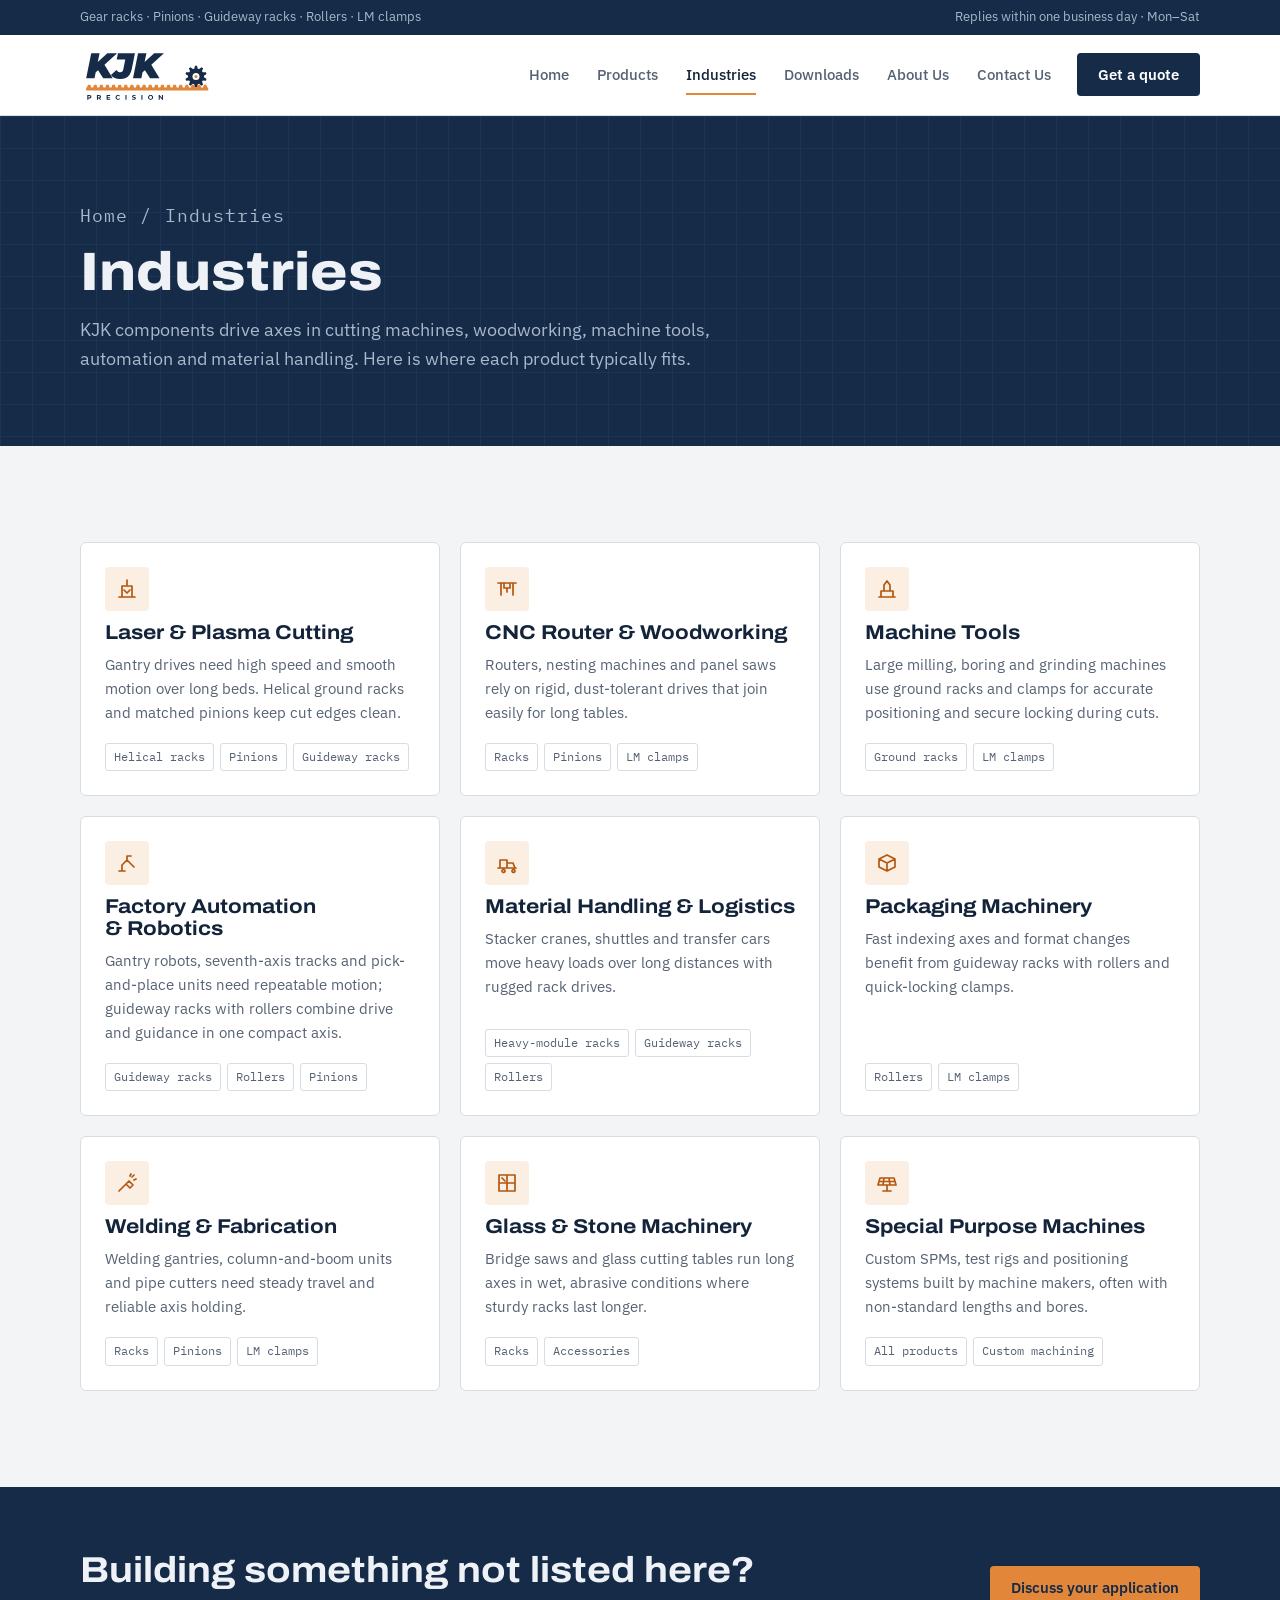
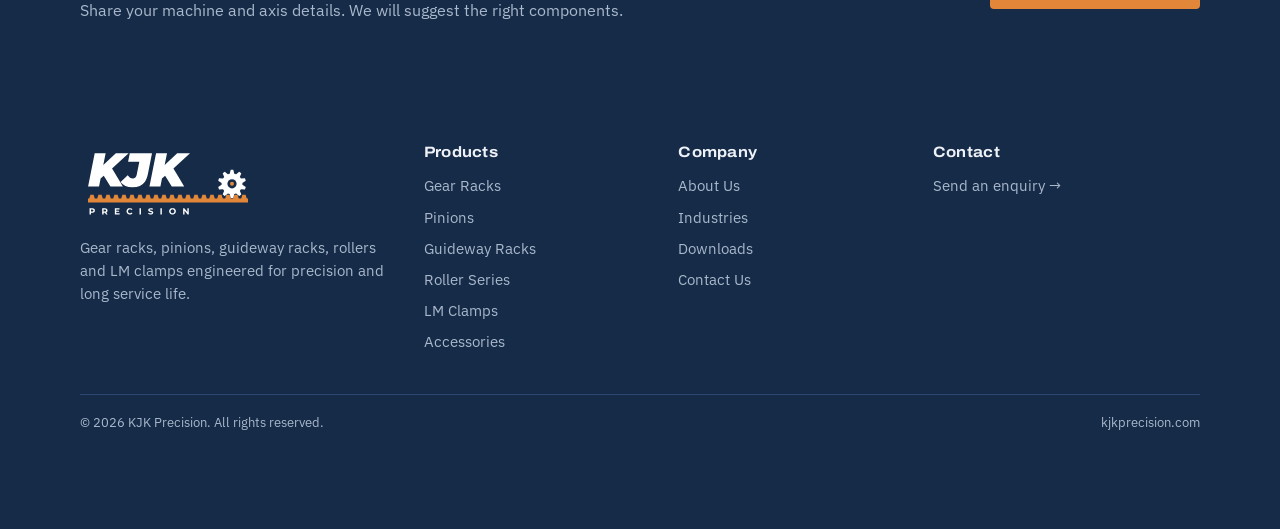
<file: industries.html>
<!DOCTYPE html>
<html lang="en">
<head>
<meta charset="utf-8">
<meta name="viewport" content="width=device-width, initial-scale=1, viewport-fit=cover">
<title>Industries | KJK Precision</title>
<meta name="description" content="Rack and pinion drives, guideway racks, rollers and clamps for laser cutting, CNC routers, machine tools, automation and material handling.">
<link rel="canonical" href="https://kjkprecision.com/industries.html">
<meta property="og:title" content="Industries | KJK Precision"><meta property="og:description" content="Rack and pinion drives, guideway racks, rollers and clamps for laser cutting, CNC routers, machine tools, automation and material handling."><meta property="og:type" content="website">
<link rel="preconnect" href="https://fonts.googleapis.com"><link rel="preconnect" href="https://fonts.gstatic.com" crossorigin><link rel="stylesheet" href="https://fonts.googleapis.com/css2?family=Archivo:wdth,wght@112,500;112,700;125,800&family=IBM+Plex+Sans:wght@400;500;600&family=IBM+Plex+Mono:wght@400;500&display=swap">
<link rel="icon" type="image/svg+xml" href="assets/favicon.svg">
<link rel="stylesheet" href="assets/site.css">
</head>
<body>
<div class="topbar"><div class="wrap"><span>Gear racks · Pinions · Guideway racks · Rollers · LM clamps</span><span class="hide-sm">Replies within one business day · Mon–Sat</span></div></div>
<header class="site"><div class="wrap"><a class="brand" href="index.html" aria-label="KJK Precision home"><svg role="img" aria-label="KJK Precision" xmlns="http://www.w3.org/2000/svg" viewBox="20 22 450 190">
<path d="M40.236 128.0 56.756 45.400000000000006H84.132L78.232 74.664L109.61999999999999 45.400000000000006H141.598L100.18 83.042L127.08399999999999 128.0H96.05L79.294 101.096L71.506 108.294L67.612 128.0ZM151.39799999999997 129.888Q141.01399999999998 129.888 133.521 126.702Q126.02799999999998 123.516 121.42599999999999 117.144L139.24399999999997 100.27000000000001Q141.95799999999997 104.164 145.08499999999998 106.11099999999999Q148.212 108.05799999999999 151.86999999999998 108.05799999999999Q155.88199999999998 108.05799999999999 158.41899999999998 105.698Q160.956 103.338 161.78199999999998 98.97200000000001L168.272 66.404H140.188L144.43599999999998 45.400000000000006H200.01399999999998L189.63 97.32Q187.26999999999998 109.238 182.31399999999996 116.37700000000001Q177.35799999999998 123.516 169.62899999999996 126.702Q161.89999999999998 129.888 151.39799999999997 129.888ZM193.64799999999997 128.0 210.16799999999998 45.400000000000006H237.54399999999998L231.64399999999998 74.664L263.032 45.400000000000006H295.01L253.59199999999998 83.042L280.496 128.0H249.462L232.70599999999996 101.096L224.91799999999998 108.294L221.02399999999997 128.0Z" fill="var(--logo-ink)"/>
<polygon points="40.00,168.00 40.00,158.00 43.00,158.00 46.00,149.00 54.00,149.00 57.00,158.00 60.00,158.00 63.00,158.00 66.00,149.00 74.00,149.00 77.00,158.00 80.00,158.00 83.00,158.00 86.00,149.00 94.00,149.00 97.00,158.00 100.00,158.00 103.00,158.00 106.00,149.00 114.00,149.00 117.00,158.00 120.00,158.00 123.00,158.00 126.00,149.00 134.00,149.00 137.00,158.00 140.00,158.00 143.00,158.00 146.00,149.00 154.00,149.00 157.00,158.00 160.00,158.00 163.00,158.00 166.00,149.00 174.00,149.00 177.00,158.00 180.00,158.00 183.00,158.00 186.00,149.00 194.00,149.00 197.00,158.00 200.00,158.00 203.00,158.00 206.00,149.00 214.00,149.00 217.00,158.00 220.00,158.00 223.00,158.00 226.00,149.00 234.00,149.00 237.00,158.00 240.00,158.00 243.00,158.00 246.00,149.00 254.00,149.00 257.00,158.00 260.00,158.00 263.00,158.00 266.00,149.00 274.00,149.00 277.00,158.00 280.00,158.00 283.00,158.00 286.00,149.00 294.00,149.00 297.00,158.00 300.00,158.00 303.00,158.00 306.00,149.00 314.00,149.00 317.00,158.00 320.00,158.00 323.00,158.00 326.00,149.00 334.00,149.00 337.00,158.00 340.00,158.00 343.00,158.00 346.00,149.00 354.00,149.00 357.00,158.00 360.00,158.00 363.00,158.00 366.00,149.00 374.00,149.00 377.00,158.00 380.00,158.00 383.00,158.00 386.00,149.00 394.00,149.00 397.00,158.00 400.00,158.00 403.00,158.00 406.00,149.00 414.00,149.00 417.00,158.00 420.00,158.00 423.00,158.00 426.00,149.00 434.00,149.00 437.00,158.00 440.00,158.00 440.00,168.00" fill="#E2873A"/>
<polygon points="405.70,147.17 403.25,156.85 396.75,156.85 394.30,147.17 389.63,145.65 381.95,152.04 376.70,148.22 380.40,138.95 377.51,134.97 367.54,135.63 365.54,129.45 373.98,124.12 373.98,119.21 365.54,113.88 367.54,107.71 377.51,108.36 380.40,104.39 376.70,95.11 381.95,91.30 389.63,97.69 394.30,96.17 396.75,86.49 403.25,86.49 405.70,96.17 410.37,97.69 418.05,91.30 423.30,95.11 419.60,104.39 422.49,108.36 432.46,107.71 434.46,113.88 426.02,119.21 426.02,124.12 434.46,129.45 432.46,135.63 422.49,134.97 419.60,138.95 423.30,148.22 418.05,152.04 410.37,145.65" fill="var(--logo-ink)"/>
<circle cx="400" cy="121.67" r="11.5" fill="var(--logo-hole)"/><circle cx="400" cy="121.67" r="5" fill="#E2873A"/>
<path d="M43.826 198.0V182.6H50.492Q52.56 182.6 54.056 183.27100000000002Q55.552 183.942 56.366 185.196Q57.18 186.45 57.18 188.188Q57.18 189.904 56.366 191.15800000000002Q55.552 192.412 54.056 193.083Q52.56 193.754 50.492 193.754H47.39V198.0ZM47.39 190.85H50.294Q51.944 190.85 52.758 190.14600000000002Q53.572 189.442 53.572 188.188Q53.572 186.912 52.758 186.208Q51.944 185.504 50.294 185.504H47.39ZM75.42999999999999 198.0V182.6H82.008Q85.22 182.6 87.002 184.08499999999998Q88.78399999999999 185.57 88.78399999999999 188.188Q88.78399999999999 189.904 87.97 191.147Q87.156 192.39 85.66 193.05Q85.638 193.05 85.638 193.072L89.07 198.0H85.22L82.27199999999999 193.71Q82.184 193.71 82.096 193.71H78.994V198.0ZM78.994 190.872H81.898Q83.548 190.872 84.362 190.157Q85.176 189.442 85.176 188.188Q85.176 186.912 84.362 186.208Q83.548 185.504 81.898 185.504H78.994ZM107.1 198.0V182.6H118.738V185.46H110.642V188.804H117.792V191.576H110.642V195.14H119.024V198.0ZM144.732 198.264Q142.95 198.264 141.421 197.681Q139.892 197.098 138.76999999999998 196.02Q137.648 194.942 137.02100000000002 193.49Q136.394 192.038 136.394 190.3Q136.394 188.562 137.02100000000002 187.11Q137.648 185.65800000000002 138.781 184.58Q139.914 183.502 141.432 182.919Q142.95 182.336 144.754 182.336Q146.756 182.336 148.373 183.029Q149.99 183.722 151.09 185.064L148.802 187.176Q148.01 186.274 147.042 185.823Q146.074 185.372 144.93 185.372Q143.852 185.372 142.95 185.724Q142.048 186.076 141.388 186.736Q140.728 187.39600000000002 140.365 188.298Q140.002 189.2 140.002 190.3Q140.002 191.4 140.365 192.30200000000002Q140.728 193.204 141.388 193.864Q142.048 194.524 142.95 194.876Q143.852 195.228 144.93 195.228Q146.074 195.228 147.042 194.777Q148.01 194.326 148.802 193.402L151.09 195.514Q149.99 196.856 148.373 197.56Q146.756 198.264 144.732 198.264ZM168.79 198.0V182.6H172.35399999999998V198.0ZM196.566 198.264Q194.71800000000002 198.264 193.024 197.769Q191.33 197.274 190.29600000000002 196.482L191.506 193.798Q192.496 194.502 193.849 194.953Q195.202 195.404 196.588 195.404Q197.644 195.404 198.293 195.195Q198.942 194.986 199.25 194.612Q199.558 194.238 199.558 193.754Q199.558 193.138 199.074 192.775Q198.59 192.412 197.798 192.18099999999998Q197.006 191.95 196.049 191.74099999999999Q195.092 191.532 194.135 191.224Q193.178 190.916 192.386 190.43200000000002Q191.594 189.948 191.099 189.156Q190.604 188.364 190.604 187.132Q190.604 185.812 191.31900000000002 184.723Q192.03400000000002 183.63400000000001 193.47500000000002 182.985Q194.916 182.336 197.094 182.336Q198.546 182.336 199.954 182.67700000000002Q201.362 183.018 202.44 183.7L201.34 186.406Q200.262 185.79 199.184 185.493Q198.106 185.196 197.072 185.196Q196.038 185.196 195.37800000000001 185.438Q194.71800000000002 185.68 194.43200000000002 186.065Q194.14600000000002 186.45 194.14600000000002 186.956Q194.14600000000002 187.55 194.63 187.913Q195.114 188.276 195.906 188.496Q196.698 188.716 197.655 188.936Q198.612 189.156 199.56900000000002 189.442Q200.526 189.728 201.318 190.212Q202.11 190.696 202.60500000000002 191.488Q203.1 192.28 203.1 193.49Q203.1 194.788 202.374 195.86599999999999Q201.648 196.944 200.207 197.60399999999998Q198.76600000000002 198.264 196.566 198.264ZM221.042 198.0V182.6H224.606V198.0ZM251.23800000000003 198.264Q249.412 198.264 247.861 197.67000000000002Q246.31 197.076 245.17700000000002 195.998Q244.044 194.92 243.41700000000003 193.468Q242.79000000000002 192.016 242.79000000000002 190.3Q242.79000000000002 188.584 243.41700000000003 187.132Q244.044 185.68 245.18800000000002 184.602Q246.33200000000002 183.524 247.872 182.93Q249.412 182.336 251.216 182.336Q253.04200000000003 182.336 254.57100000000003 182.93Q256.1 183.524 257.233 184.602Q258.366 185.68 259.004 187.121Q259.642 188.562 259.642 190.3Q259.642 192.016 259.004 193.47899999999998Q258.366 194.942 257.233 196.00900000000001Q256.1 197.076 254.57100000000003 197.67000000000002Q253.04200000000003 198.264 251.23800000000003 198.264ZM251.216 195.228Q252.25000000000003 195.228 253.11900000000003 194.876Q253.98800000000003 194.524 254.64800000000002 193.864Q255.30800000000002 193.204 255.671 192.30200000000002Q256.034 191.4 256.034 190.3Q256.034 189.2 255.671 188.298Q255.30800000000002 187.39600000000002 254.65900000000002 186.736Q254.01000000000002 186.076 253.13000000000002 185.724Q252.25000000000003 185.372 251.216 185.372Q250.18200000000002 185.372 249.31300000000002 185.724Q248.44400000000002 186.076 247.78400000000002 186.736Q247.12400000000002 187.39600000000002 246.76100000000002 188.298Q246.39800000000002 189.2 246.39800000000002 190.3Q246.39800000000002 191.378 246.76100000000002 192.291Q247.12400000000002 193.204 247.77300000000002 193.864Q248.42200000000003 194.524 249.30200000000002 194.876Q250.18200000000002 195.228 251.216 195.228ZM277.826 198.0V182.6H280.774L288.43 191.95V182.6H291.95V198.0H289.024L281.346 188.65V198.0Z" fill="var(--logo-ink)"/>

</svg></a>
<button class="menu-btn" type="button" aria-expanded="false" aria-label="Menu"><svg width="20" height="20" viewBox="0 0 24 24" fill="none" stroke="currentColor" stroke-width="2"><path d="M4 7h16M4 12h16M4 17h16"/></svg></button>
<nav class="main" aria-label="Main"><a class="nl" href="index.html" data-nav="home">Home</a><a class="nl" href="products.html" data-nav="products">Products</a><a class="nl" href="industries.html" aria-current="page" data-nav="industries">Industries</a><a class="nl" href="downloads.html" data-nav="downloads">Downloads</a><a class="nl" href="about.html" data-nav="about">About Us</a><a class="nl" href="contact.html" data-nav="contact">Contact Us</a><a class="btn btn-primary" href="contact.html">Get a quote</a></nav></div></header>
<main>
<section class="page-hero">
  <div class="wrap">
    <p class="crumbs"><a href="index.html">Home</a> / Industries</p>
    <h1>Industries</h1>
    <p>KJK components drive axes in cutting machines, woodworking, machine tools, automation and material handling. Here is where each product typically fits.</p>
  </div>
</section>

<section class="sec">
  <div class="wrap">
    <div class="inds">
      <div class="ind"><span class="ico" data-ico="laser"></span><h3>Laser &amp; Plasma Cutting</h3><p>Gantry drives need high speed and smooth motion over long beds. Helical ground racks and matched pinions keep cut edges clean.</p><div class="uses"><span class="tag">Helical racks</span><span class="tag">Pinions</span><span class="tag">Guideway racks</span></div></div>
      <div class="ind"><span class="ico" data-ico="router"></span><h3>CNC Router &amp; Woodworking</h3><p>Routers, nesting machines and panel saws rely on rigid, dust-tolerant drives that join easily for long tables.</p><div class="uses"><span class="tag">Racks</span><span class="tag">Pinions</span><span class="tag">LM clamps</span></div></div>
      <div class="ind"><span class="ico" data-ico="tool"></span><h3>Machine Tools</h3><p>Large milling, boring and grinding machines use ground racks and clamps for accurate positioning and secure locking during cuts.</p><div class="uses"><span class="tag">Ground racks</span><span class="tag">LM clamps</span></div></div>
      <div class="ind"><span class="ico" data-ico="auto"></span><h3>Factory Automation &amp; Robotics</h3><p>Gantry robots, seventh-axis tracks and pick-and-place units need repeatable motion; guideway racks with rollers combine drive and guidance in one compact axis.</p><div class="uses"><span class="tag">Guideway racks</span><span class="tag">Rollers</span><span class="tag">Pinions</span></div></div>
      <div class="ind"><span class="ico" data-ico="handling"></span><h3>Material Handling &amp; Logistics</h3><p>Stacker cranes, shuttles and transfer cars move heavy loads over long distances with rugged rack drives.</p><div class="uses"><span class="tag">Heavy-module racks</span><span class="tag">Guideway racks</span><span class="tag">Rollers</span></div></div>
      <div class="ind"><span class="ico" data-ico="pack"></span><h3>Packaging Machinery</h3><p>Fast indexing axes and format changes benefit from guideway racks with rollers and quick-locking clamps.</p><div class="uses"><span class="tag">Rollers</span><span class="tag">LM clamps</span></div></div>
      <div class="ind"><span class="ico" data-ico="weld"></span><h3>Welding &amp; Fabrication</h3><p>Welding gantries, column-and-boom units and pipe cutters need steady travel and reliable axis holding.</p><div class="uses"><span class="tag">Racks</span><span class="tag">Pinions</span><span class="tag">LM clamps</span></div></div>
      <div class="ind"><span class="ico" data-ico="glass"></span><h3>Glass &amp; Stone Machinery</h3><p>Bridge saws and glass cutting tables run long axes in wet, abrasive conditions where sturdy racks last longer.</p><div class="uses"><span class="tag">Racks</span><span class="tag">Accessories</span></div></div>
      <div class="ind"><span class="ico" data-ico="solar"></span><h3>Special Purpose Machines</h3><p>Custom SPMs, test rigs and positioning systems built by machine makers, often with non-standard lengths and bores.</p><div class="uses"><span class="tag">All products</span><span class="tag">Custom machining</span></div></div>
    </div>
  </div>
</section>

<section class="cta-band">
  <div class="wrap">
    <div><h2>Building something not listed here?</h2><p>Share your machine and axis details. We will suggest the right components.</p></div>
    <div class="ctas"><a class="btn btn-primary" href="contact.html">Discuss your application</a></div>
  </div>
</section>

</main>
<footer class="site"><div class="wrap">
<div class="cols">
  <div><a class="brand" href="index.html" aria-label="KJK Precision home"><svg role="img" aria-label="KJK Precision" xmlns="http://www.w3.org/2000/svg" viewBox="20 22 450 190">
<path d="M40.236 128.0 56.756 45.400000000000006H84.132L78.232 74.664L109.61999999999999 45.400000000000006H141.598L100.18 83.042L127.08399999999999 128.0H96.05L79.294 101.096L71.506 108.294L67.612 128.0ZM151.39799999999997 129.888Q141.01399999999998 129.888 133.521 126.702Q126.02799999999998 123.516 121.42599999999999 117.144L139.24399999999997 100.27000000000001Q141.95799999999997 104.164 145.08499999999998 106.11099999999999Q148.212 108.05799999999999 151.86999999999998 108.05799999999999Q155.88199999999998 108.05799999999999 158.41899999999998 105.698Q160.956 103.338 161.78199999999998 98.97200000000001L168.272 66.404H140.188L144.43599999999998 45.400000000000006H200.01399999999998L189.63 97.32Q187.26999999999998 109.238 182.31399999999996 116.37700000000001Q177.35799999999998 123.516 169.62899999999996 126.702Q161.89999999999998 129.888 151.39799999999997 129.888ZM193.64799999999997 128.0 210.16799999999998 45.400000000000006H237.54399999999998L231.64399999999998 74.664L263.032 45.400000000000006H295.01L253.59199999999998 83.042L280.496 128.0H249.462L232.70599999999996 101.096L224.91799999999998 108.294L221.02399999999997 128.0Z" fill="var(--logo-ink)"/>
<polygon points="40.00,168.00 40.00,158.00 43.00,158.00 46.00,149.00 54.00,149.00 57.00,158.00 60.00,158.00 63.00,158.00 66.00,149.00 74.00,149.00 77.00,158.00 80.00,158.00 83.00,158.00 86.00,149.00 94.00,149.00 97.00,158.00 100.00,158.00 103.00,158.00 106.00,149.00 114.00,149.00 117.00,158.00 120.00,158.00 123.00,158.00 126.00,149.00 134.00,149.00 137.00,158.00 140.00,158.00 143.00,158.00 146.00,149.00 154.00,149.00 157.00,158.00 160.00,158.00 163.00,158.00 166.00,149.00 174.00,149.00 177.00,158.00 180.00,158.00 183.00,158.00 186.00,149.00 194.00,149.00 197.00,158.00 200.00,158.00 203.00,158.00 206.00,149.00 214.00,149.00 217.00,158.00 220.00,158.00 223.00,158.00 226.00,149.00 234.00,149.00 237.00,158.00 240.00,158.00 243.00,158.00 246.00,149.00 254.00,149.00 257.00,158.00 260.00,158.00 263.00,158.00 266.00,149.00 274.00,149.00 277.00,158.00 280.00,158.00 283.00,158.00 286.00,149.00 294.00,149.00 297.00,158.00 300.00,158.00 303.00,158.00 306.00,149.00 314.00,149.00 317.00,158.00 320.00,158.00 323.00,158.00 326.00,149.00 334.00,149.00 337.00,158.00 340.00,158.00 343.00,158.00 346.00,149.00 354.00,149.00 357.00,158.00 360.00,158.00 363.00,158.00 366.00,149.00 374.00,149.00 377.00,158.00 380.00,158.00 383.00,158.00 386.00,149.00 394.00,149.00 397.00,158.00 400.00,158.00 403.00,158.00 406.00,149.00 414.00,149.00 417.00,158.00 420.00,158.00 423.00,158.00 426.00,149.00 434.00,149.00 437.00,158.00 440.00,158.00 440.00,168.00" fill="#E2873A"/>
<polygon points="405.70,147.17 403.25,156.85 396.75,156.85 394.30,147.17 389.63,145.65 381.95,152.04 376.70,148.22 380.40,138.95 377.51,134.97 367.54,135.63 365.54,129.45 373.98,124.12 373.98,119.21 365.54,113.88 367.54,107.71 377.51,108.36 380.40,104.39 376.70,95.11 381.95,91.30 389.63,97.69 394.30,96.17 396.75,86.49 403.25,86.49 405.70,96.17 410.37,97.69 418.05,91.30 423.30,95.11 419.60,104.39 422.49,108.36 432.46,107.71 434.46,113.88 426.02,119.21 426.02,124.12 434.46,129.45 432.46,135.63 422.49,134.97 419.60,138.95 423.30,148.22 418.05,152.04 410.37,145.65" fill="var(--logo-ink)"/>
<circle cx="400" cy="121.67" r="11.5" fill="var(--logo-hole)"/><circle cx="400" cy="121.67" r="5" fill="#E2873A"/>
<path d="M43.826 198.0V182.6H50.492Q52.56 182.6 54.056 183.27100000000002Q55.552 183.942 56.366 185.196Q57.18 186.45 57.18 188.188Q57.18 189.904 56.366 191.15800000000002Q55.552 192.412 54.056 193.083Q52.56 193.754 50.492 193.754H47.39V198.0ZM47.39 190.85H50.294Q51.944 190.85 52.758 190.14600000000002Q53.572 189.442 53.572 188.188Q53.572 186.912 52.758 186.208Q51.944 185.504 50.294 185.504H47.39ZM75.42999999999999 198.0V182.6H82.008Q85.22 182.6 87.002 184.08499999999998Q88.78399999999999 185.57 88.78399999999999 188.188Q88.78399999999999 189.904 87.97 191.147Q87.156 192.39 85.66 193.05Q85.638 193.05 85.638 193.072L89.07 198.0H85.22L82.27199999999999 193.71Q82.184 193.71 82.096 193.71H78.994V198.0ZM78.994 190.872H81.898Q83.548 190.872 84.362 190.157Q85.176 189.442 85.176 188.188Q85.176 186.912 84.362 186.208Q83.548 185.504 81.898 185.504H78.994ZM107.1 198.0V182.6H118.738V185.46H110.642V188.804H117.792V191.576H110.642V195.14H119.024V198.0ZM144.732 198.264Q142.95 198.264 141.421 197.681Q139.892 197.098 138.76999999999998 196.02Q137.648 194.942 137.02100000000002 193.49Q136.394 192.038 136.394 190.3Q136.394 188.562 137.02100000000002 187.11Q137.648 185.65800000000002 138.781 184.58Q139.914 183.502 141.432 182.919Q142.95 182.336 144.754 182.336Q146.756 182.336 148.373 183.029Q149.99 183.722 151.09 185.064L148.802 187.176Q148.01 186.274 147.042 185.823Q146.074 185.372 144.93 185.372Q143.852 185.372 142.95 185.724Q142.048 186.076 141.388 186.736Q140.728 187.39600000000002 140.365 188.298Q140.002 189.2 140.002 190.3Q140.002 191.4 140.365 192.30200000000002Q140.728 193.204 141.388 193.864Q142.048 194.524 142.95 194.876Q143.852 195.228 144.93 195.228Q146.074 195.228 147.042 194.777Q148.01 194.326 148.802 193.402L151.09 195.514Q149.99 196.856 148.373 197.56Q146.756 198.264 144.732 198.264ZM168.79 198.0V182.6H172.35399999999998V198.0ZM196.566 198.264Q194.71800000000002 198.264 193.024 197.769Q191.33 197.274 190.29600000000002 196.482L191.506 193.798Q192.496 194.502 193.849 194.953Q195.202 195.404 196.588 195.404Q197.644 195.404 198.293 195.195Q198.942 194.986 199.25 194.612Q199.558 194.238 199.558 193.754Q199.558 193.138 199.074 192.775Q198.59 192.412 197.798 192.18099999999998Q197.006 191.95 196.049 191.74099999999999Q195.092 191.532 194.135 191.224Q193.178 190.916 192.386 190.43200000000002Q191.594 189.948 191.099 189.156Q190.604 188.364 190.604 187.132Q190.604 185.812 191.31900000000002 184.723Q192.03400000000002 183.63400000000001 193.47500000000002 182.985Q194.916 182.336 197.094 182.336Q198.546 182.336 199.954 182.67700000000002Q201.362 183.018 202.44 183.7L201.34 186.406Q200.262 185.79 199.184 185.493Q198.106 185.196 197.072 185.196Q196.038 185.196 195.37800000000001 185.438Q194.71800000000002 185.68 194.43200000000002 186.065Q194.14600000000002 186.45 194.14600000000002 186.956Q194.14600000000002 187.55 194.63 187.913Q195.114 188.276 195.906 188.496Q196.698 188.716 197.655 188.936Q198.612 189.156 199.56900000000002 189.442Q200.526 189.728 201.318 190.212Q202.11 190.696 202.60500000000002 191.488Q203.1 192.28 203.1 193.49Q203.1 194.788 202.374 195.86599999999999Q201.648 196.944 200.207 197.60399999999998Q198.76600000000002 198.264 196.566 198.264ZM221.042 198.0V182.6H224.606V198.0ZM251.23800000000003 198.264Q249.412 198.264 247.861 197.67000000000002Q246.31 197.076 245.17700000000002 195.998Q244.044 194.92 243.41700000000003 193.468Q242.79000000000002 192.016 242.79000000000002 190.3Q242.79000000000002 188.584 243.41700000000003 187.132Q244.044 185.68 245.18800000000002 184.602Q246.33200000000002 183.524 247.872 182.93Q249.412 182.336 251.216 182.336Q253.04200000000003 182.336 254.57100000000003 182.93Q256.1 183.524 257.233 184.602Q258.366 185.68 259.004 187.121Q259.642 188.562 259.642 190.3Q259.642 192.016 259.004 193.47899999999998Q258.366 194.942 257.233 196.00900000000001Q256.1 197.076 254.57100000000003 197.67000000000002Q253.04200000000003 198.264 251.23800000000003 198.264ZM251.216 195.228Q252.25000000000003 195.228 253.11900000000003 194.876Q253.98800000000003 194.524 254.64800000000002 193.864Q255.30800000000002 193.204 255.671 192.30200000000002Q256.034 191.4 256.034 190.3Q256.034 189.2 255.671 188.298Q255.30800000000002 187.39600000000002 254.65900000000002 186.736Q254.01000000000002 186.076 253.13000000000002 185.724Q252.25000000000003 185.372 251.216 185.372Q250.18200000000002 185.372 249.31300000000002 185.724Q248.44400000000002 186.076 247.78400000000002 186.736Q247.12400000000002 187.39600000000002 246.76100000000002 188.298Q246.39800000000002 189.2 246.39800000000002 190.3Q246.39800000000002 191.378 246.76100000000002 192.291Q247.12400000000002 193.204 247.77300000000002 193.864Q248.42200000000003 194.524 249.30200000000002 194.876Q250.18200000000002 195.228 251.216 195.228ZM277.826 198.0V182.6H280.774L288.43 191.95V182.6H291.95V198.0H289.024L281.346 188.65V198.0Z" fill="var(--logo-ink)"/>

</svg></a><p class="about-f">Gear racks, pinions, guideway racks, rollers and LM clamps engineered for precision and long service life.</p></div>
  <div><h4>Products</h4><ul><li><a href="products.html#racks">Gear Racks</a></li><li><a href="products.html#pinions">Pinions</a></li><li><a href="products.html#guideway">Guideway Racks</a></li><li><a href="products.html#rollers">Roller Series</a></li><li><a href="products.html#clamps">LM Clamps</a></li><li><a href="products.html#accessories">Accessories</a></li></ul></div>
  <div><h4>Company</h4><ul><li><a href="about.html">About Us</a></li><li><a href="industries.html">Industries</a></li><li><a href="downloads.html">Downloads</a></li><li><a href="contact.html">Contact Us</a></li></ul></div>
  <div><h4>Contact</h4><ul><li><a href="contact.html">Send an enquiry →</a></li></ul></div>
</div>
<div class="base"><span>© 2026 KJK Precision. All rights reserved.</span><span>kjkprecision.com</span></div>
</div></footer>
<script src="assets/site.js"></script>
</body>
</html>
</file>
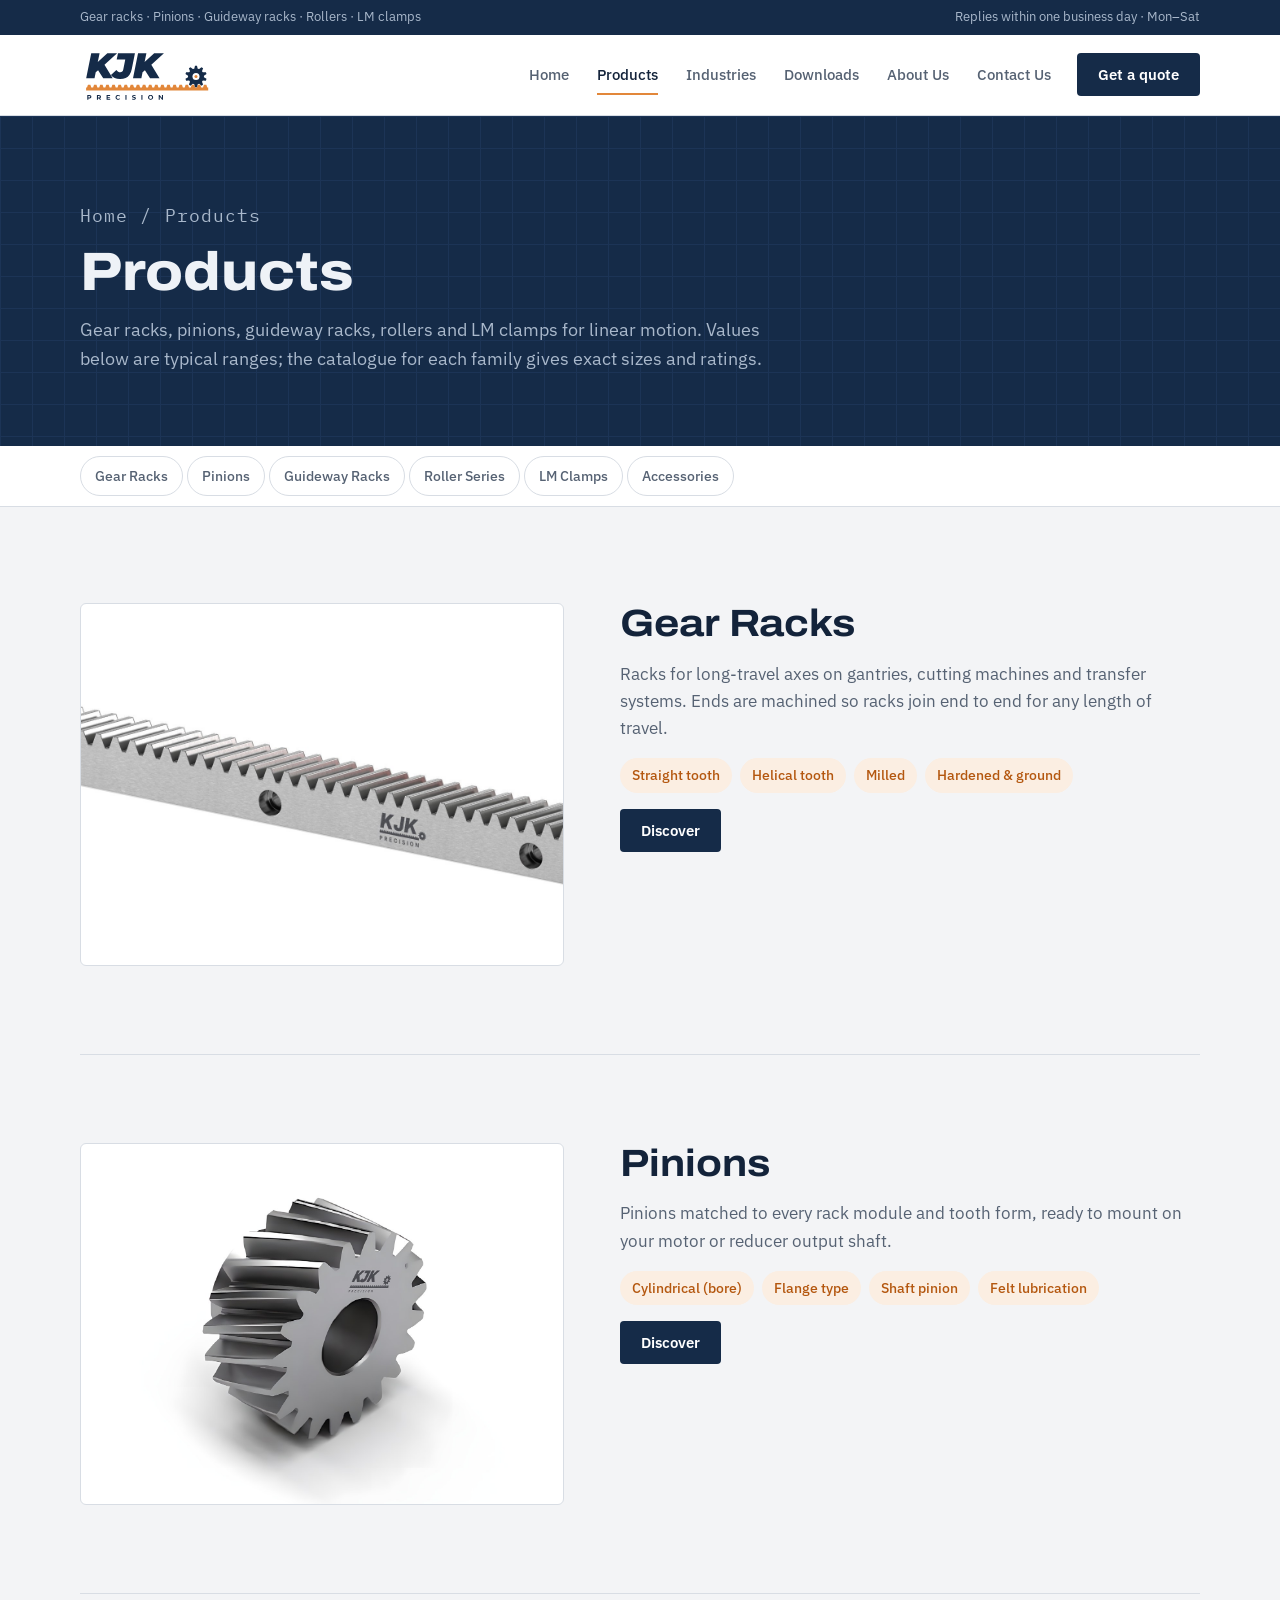
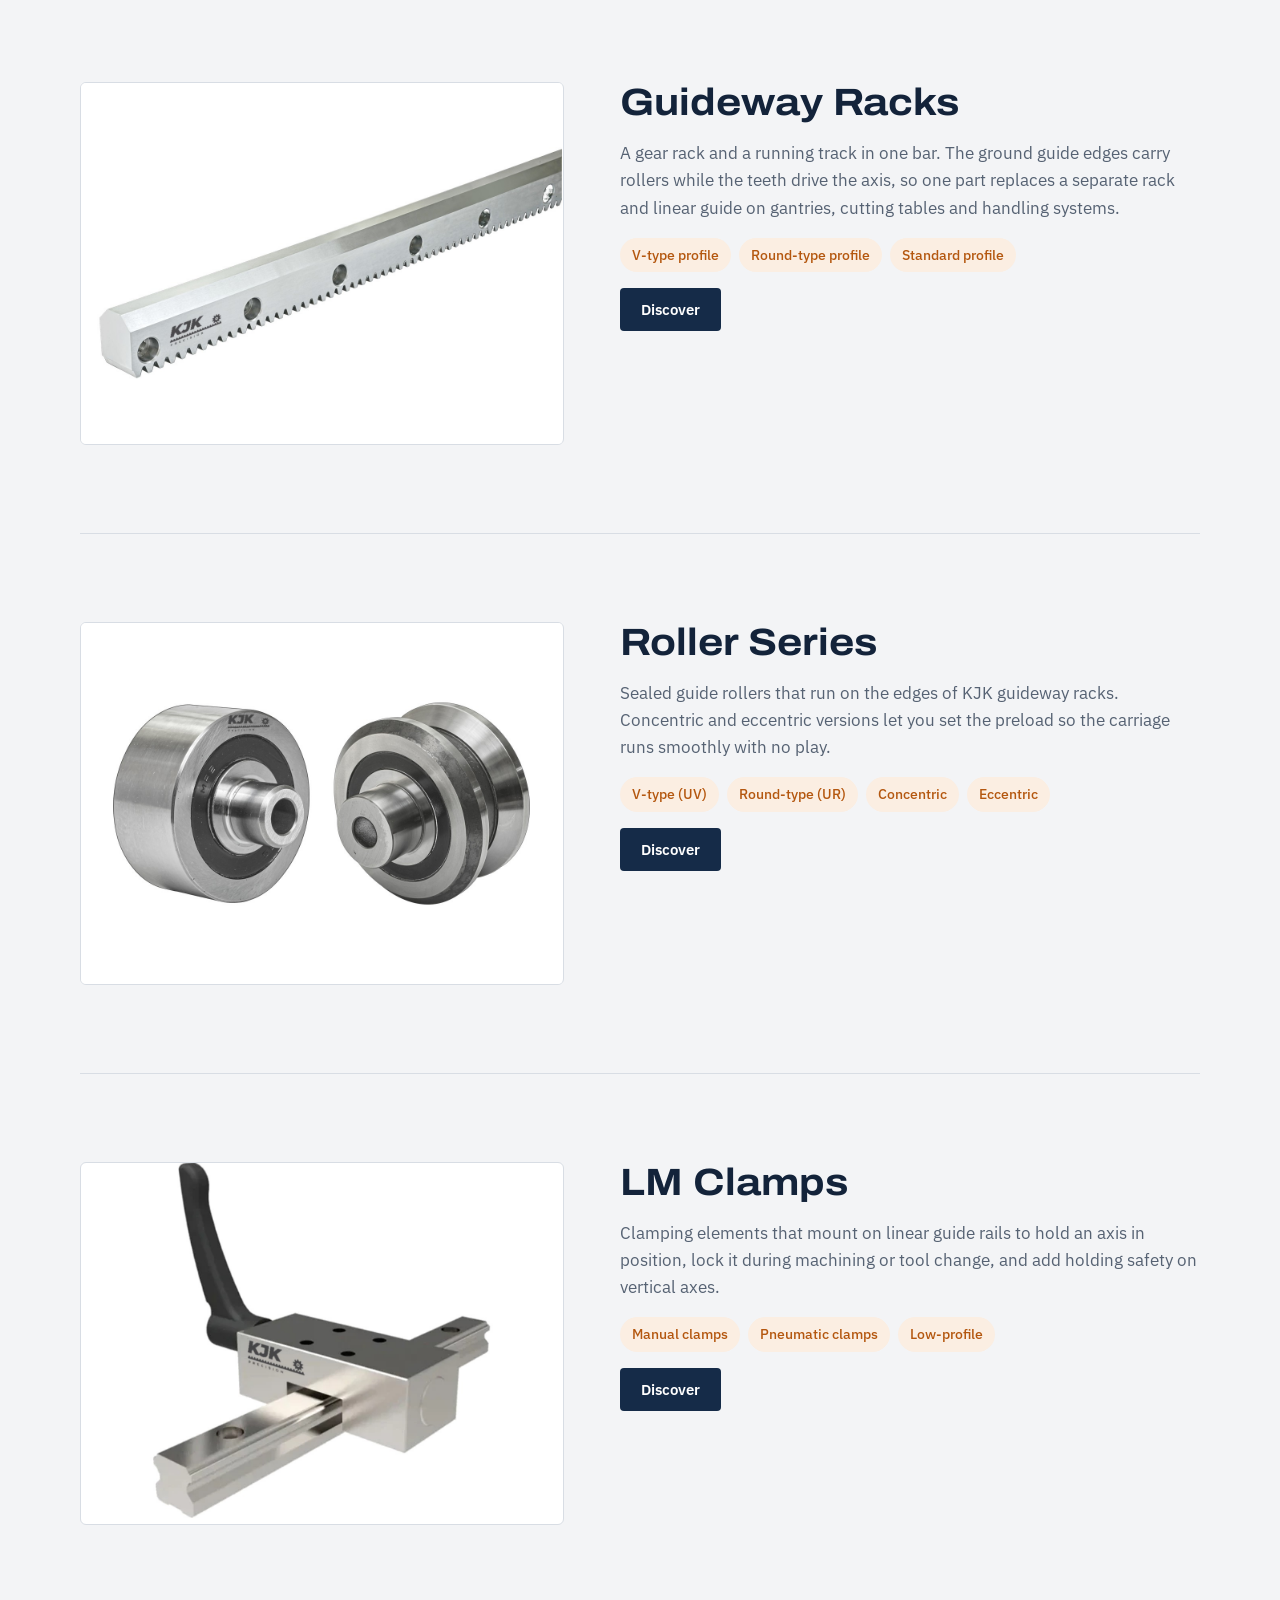
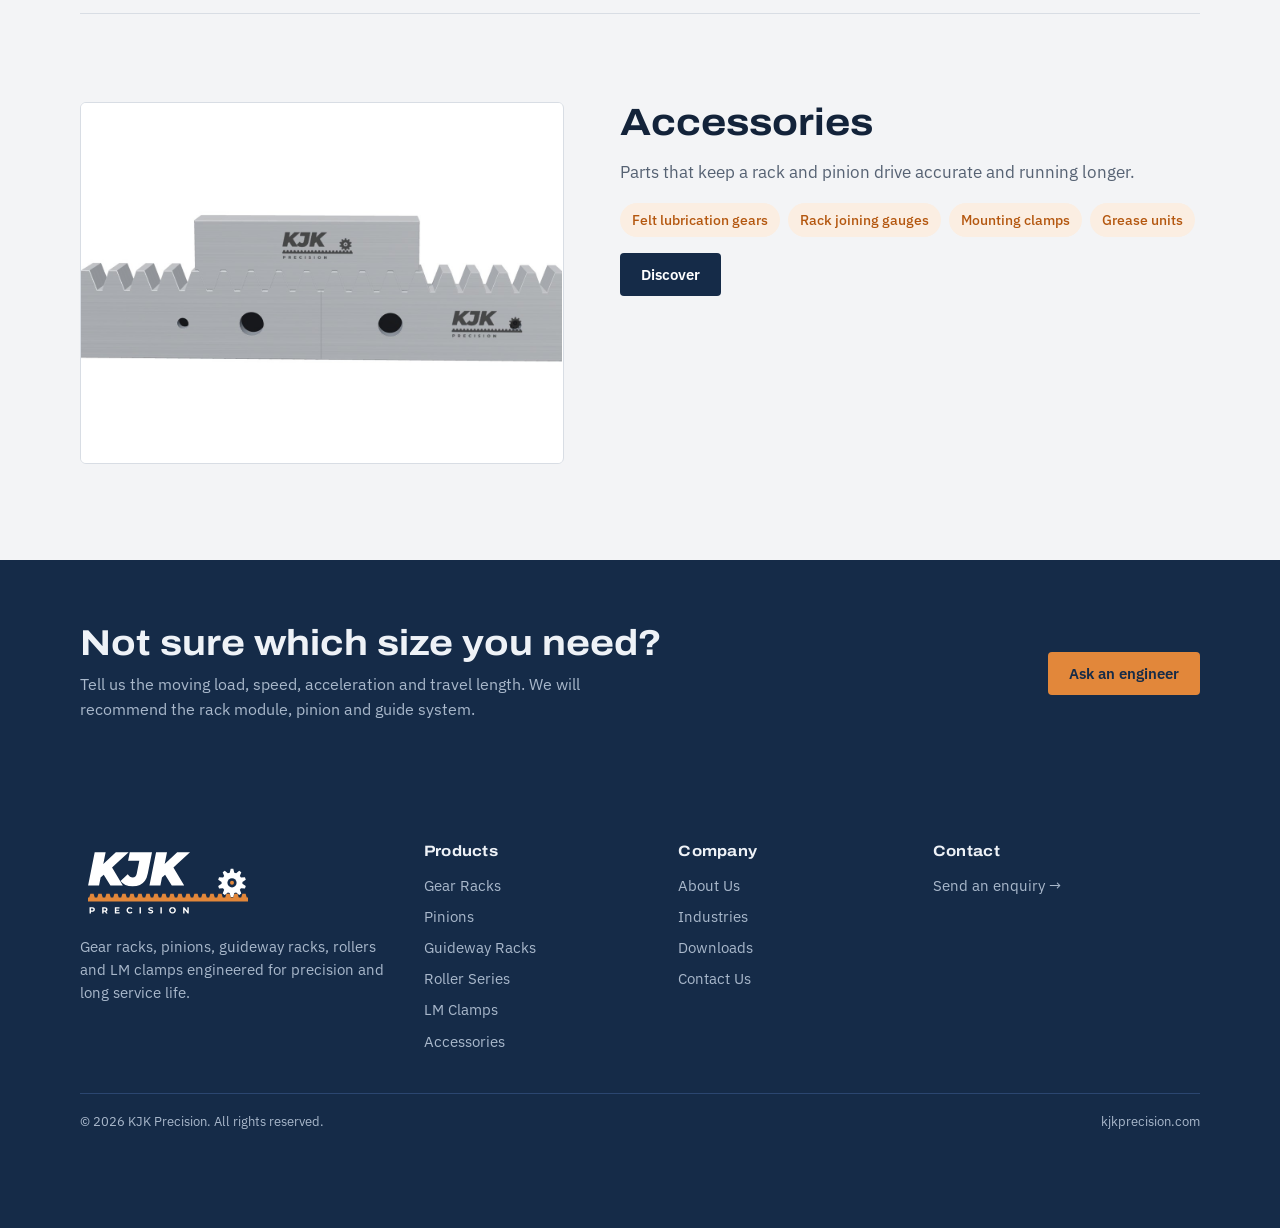
<file: products.html>
<!DOCTYPE html>
<html lang="en">
<head>
<meta charset="utf-8">
<meta name="viewport" content="width=device-width, initial-scale=1, viewport-fit=cover">
<title>Products | KJK Precision</title>
<meta name="description" content="Straight and helical gear racks, pinions, guideway racks, roller series, LM clamps and accessories from KJK Precision.">
<link rel="canonical" href="https://kjkprecision.com/products.html">
<meta property="og:title" content="Products | KJK Precision"><meta property="og:description" content="Straight and helical gear racks, pinions, guideway racks, roller series, LM clamps and accessories from KJK Precision."><meta property="og:type" content="website">
<link rel="preconnect" href="https://fonts.googleapis.com"><link rel="preconnect" href="https://fonts.gstatic.com" crossorigin><link rel="stylesheet" href="https://fonts.googleapis.com/css2?family=Archivo:wdth,wght@112,500;112,700;125,800&family=IBM+Plex+Sans:wght@400;500;600&family=IBM+Plex+Mono:wght@400;500&display=swap">
<link rel="icon" type="image/svg+xml" href="assets/favicon.svg">
<link rel="stylesheet" href="assets/site.css">
</head>
<body>
<div class="topbar"><div class="wrap"><span>Gear racks · Pinions · Guideway racks · Rollers · LM clamps</span><span class="hide-sm">Replies within one business day · Mon–Sat</span></div></div>
<header class="site"><div class="wrap"><a class="brand" href="index.html" aria-label="KJK Precision home"><svg role="img" aria-label="KJK Precision" xmlns="http://www.w3.org/2000/svg" viewBox="20 22 450 190">
<path d="M40.236 128.0 56.756 45.400000000000006H84.132L78.232 74.664L109.61999999999999 45.400000000000006H141.598L100.18 83.042L127.08399999999999 128.0H96.05L79.294 101.096L71.506 108.294L67.612 128.0ZM151.39799999999997 129.888Q141.01399999999998 129.888 133.521 126.702Q126.02799999999998 123.516 121.42599999999999 117.144L139.24399999999997 100.27000000000001Q141.95799999999997 104.164 145.08499999999998 106.11099999999999Q148.212 108.05799999999999 151.86999999999998 108.05799999999999Q155.88199999999998 108.05799999999999 158.41899999999998 105.698Q160.956 103.338 161.78199999999998 98.97200000000001L168.272 66.404H140.188L144.43599999999998 45.400000000000006H200.01399999999998L189.63 97.32Q187.26999999999998 109.238 182.31399999999996 116.37700000000001Q177.35799999999998 123.516 169.62899999999996 126.702Q161.89999999999998 129.888 151.39799999999997 129.888ZM193.64799999999997 128.0 210.16799999999998 45.400000000000006H237.54399999999998L231.64399999999998 74.664L263.032 45.400000000000006H295.01L253.59199999999998 83.042L280.496 128.0H249.462L232.70599999999996 101.096L224.91799999999998 108.294L221.02399999999997 128.0Z" fill="var(--logo-ink)"/>
<polygon points="40.00,168.00 40.00,158.00 43.00,158.00 46.00,149.00 54.00,149.00 57.00,158.00 60.00,158.00 63.00,158.00 66.00,149.00 74.00,149.00 77.00,158.00 80.00,158.00 83.00,158.00 86.00,149.00 94.00,149.00 97.00,158.00 100.00,158.00 103.00,158.00 106.00,149.00 114.00,149.00 117.00,158.00 120.00,158.00 123.00,158.00 126.00,149.00 134.00,149.00 137.00,158.00 140.00,158.00 143.00,158.00 146.00,149.00 154.00,149.00 157.00,158.00 160.00,158.00 163.00,158.00 166.00,149.00 174.00,149.00 177.00,158.00 180.00,158.00 183.00,158.00 186.00,149.00 194.00,149.00 197.00,158.00 200.00,158.00 203.00,158.00 206.00,149.00 214.00,149.00 217.00,158.00 220.00,158.00 223.00,158.00 226.00,149.00 234.00,149.00 237.00,158.00 240.00,158.00 243.00,158.00 246.00,149.00 254.00,149.00 257.00,158.00 260.00,158.00 263.00,158.00 266.00,149.00 274.00,149.00 277.00,158.00 280.00,158.00 283.00,158.00 286.00,149.00 294.00,149.00 297.00,158.00 300.00,158.00 303.00,158.00 306.00,149.00 314.00,149.00 317.00,158.00 320.00,158.00 323.00,158.00 326.00,149.00 334.00,149.00 337.00,158.00 340.00,158.00 343.00,158.00 346.00,149.00 354.00,149.00 357.00,158.00 360.00,158.00 363.00,158.00 366.00,149.00 374.00,149.00 377.00,158.00 380.00,158.00 383.00,158.00 386.00,149.00 394.00,149.00 397.00,158.00 400.00,158.00 403.00,158.00 406.00,149.00 414.00,149.00 417.00,158.00 420.00,158.00 423.00,158.00 426.00,149.00 434.00,149.00 437.00,158.00 440.00,158.00 440.00,168.00" fill="#E2873A"/>
<polygon points="405.70,147.17 403.25,156.85 396.75,156.85 394.30,147.17 389.63,145.65 381.95,152.04 376.70,148.22 380.40,138.95 377.51,134.97 367.54,135.63 365.54,129.45 373.98,124.12 373.98,119.21 365.54,113.88 367.54,107.71 377.51,108.36 380.40,104.39 376.70,95.11 381.95,91.30 389.63,97.69 394.30,96.17 396.75,86.49 403.25,86.49 405.70,96.17 410.37,97.69 418.05,91.30 423.30,95.11 419.60,104.39 422.49,108.36 432.46,107.71 434.46,113.88 426.02,119.21 426.02,124.12 434.46,129.45 432.46,135.63 422.49,134.97 419.60,138.95 423.30,148.22 418.05,152.04 410.37,145.65" fill="var(--logo-ink)"/>
<circle cx="400" cy="121.67" r="11.5" fill="var(--logo-hole)"/><circle cx="400" cy="121.67" r="5" fill="#E2873A"/>
<path d="M43.826 198.0V182.6H50.492Q52.56 182.6 54.056 183.27100000000002Q55.552 183.942 56.366 185.196Q57.18 186.45 57.18 188.188Q57.18 189.904 56.366 191.15800000000002Q55.552 192.412 54.056 193.083Q52.56 193.754 50.492 193.754H47.39V198.0ZM47.39 190.85H50.294Q51.944 190.85 52.758 190.14600000000002Q53.572 189.442 53.572 188.188Q53.572 186.912 52.758 186.208Q51.944 185.504 50.294 185.504H47.39ZM75.42999999999999 198.0V182.6H82.008Q85.22 182.6 87.002 184.08499999999998Q88.78399999999999 185.57 88.78399999999999 188.188Q88.78399999999999 189.904 87.97 191.147Q87.156 192.39 85.66 193.05Q85.638 193.05 85.638 193.072L89.07 198.0H85.22L82.27199999999999 193.71Q82.184 193.71 82.096 193.71H78.994V198.0ZM78.994 190.872H81.898Q83.548 190.872 84.362 190.157Q85.176 189.442 85.176 188.188Q85.176 186.912 84.362 186.208Q83.548 185.504 81.898 185.504H78.994ZM107.1 198.0V182.6H118.738V185.46H110.642V188.804H117.792V191.576H110.642V195.14H119.024V198.0ZM144.732 198.264Q142.95 198.264 141.421 197.681Q139.892 197.098 138.76999999999998 196.02Q137.648 194.942 137.02100000000002 193.49Q136.394 192.038 136.394 190.3Q136.394 188.562 137.02100000000002 187.11Q137.648 185.65800000000002 138.781 184.58Q139.914 183.502 141.432 182.919Q142.95 182.336 144.754 182.336Q146.756 182.336 148.373 183.029Q149.99 183.722 151.09 185.064L148.802 187.176Q148.01 186.274 147.042 185.823Q146.074 185.372 144.93 185.372Q143.852 185.372 142.95 185.724Q142.048 186.076 141.388 186.736Q140.728 187.39600000000002 140.365 188.298Q140.002 189.2 140.002 190.3Q140.002 191.4 140.365 192.30200000000002Q140.728 193.204 141.388 193.864Q142.048 194.524 142.95 194.876Q143.852 195.228 144.93 195.228Q146.074 195.228 147.042 194.777Q148.01 194.326 148.802 193.402L151.09 195.514Q149.99 196.856 148.373 197.56Q146.756 198.264 144.732 198.264ZM168.79 198.0V182.6H172.35399999999998V198.0ZM196.566 198.264Q194.71800000000002 198.264 193.024 197.769Q191.33 197.274 190.29600000000002 196.482L191.506 193.798Q192.496 194.502 193.849 194.953Q195.202 195.404 196.588 195.404Q197.644 195.404 198.293 195.195Q198.942 194.986 199.25 194.612Q199.558 194.238 199.558 193.754Q199.558 193.138 199.074 192.775Q198.59 192.412 197.798 192.18099999999998Q197.006 191.95 196.049 191.74099999999999Q195.092 191.532 194.135 191.224Q193.178 190.916 192.386 190.43200000000002Q191.594 189.948 191.099 189.156Q190.604 188.364 190.604 187.132Q190.604 185.812 191.31900000000002 184.723Q192.03400000000002 183.63400000000001 193.47500000000002 182.985Q194.916 182.336 197.094 182.336Q198.546 182.336 199.954 182.67700000000002Q201.362 183.018 202.44 183.7L201.34 186.406Q200.262 185.79 199.184 185.493Q198.106 185.196 197.072 185.196Q196.038 185.196 195.37800000000001 185.438Q194.71800000000002 185.68 194.43200000000002 186.065Q194.14600000000002 186.45 194.14600000000002 186.956Q194.14600000000002 187.55 194.63 187.913Q195.114 188.276 195.906 188.496Q196.698 188.716 197.655 188.936Q198.612 189.156 199.56900000000002 189.442Q200.526 189.728 201.318 190.212Q202.11 190.696 202.60500000000002 191.488Q203.1 192.28 203.1 193.49Q203.1 194.788 202.374 195.86599999999999Q201.648 196.944 200.207 197.60399999999998Q198.76600000000002 198.264 196.566 198.264ZM221.042 198.0V182.6H224.606V198.0ZM251.23800000000003 198.264Q249.412 198.264 247.861 197.67000000000002Q246.31 197.076 245.17700000000002 195.998Q244.044 194.92 243.41700000000003 193.468Q242.79000000000002 192.016 242.79000000000002 190.3Q242.79000000000002 188.584 243.41700000000003 187.132Q244.044 185.68 245.18800000000002 184.602Q246.33200000000002 183.524 247.872 182.93Q249.412 182.336 251.216 182.336Q253.04200000000003 182.336 254.57100000000003 182.93Q256.1 183.524 257.233 184.602Q258.366 185.68 259.004 187.121Q259.642 188.562 259.642 190.3Q259.642 192.016 259.004 193.47899999999998Q258.366 194.942 257.233 196.00900000000001Q256.1 197.076 254.57100000000003 197.67000000000002Q253.04200000000003 198.264 251.23800000000003 198.264ZM251.216 195.228Q252.25000000000003 195.228 253.11900000000003 194.876Q253.98800000000003 194.524 254.64800000000002 193.864Q255.30800000000002 193.204 255.671 192.30200000000002Q256.034 191.4 256.034 190.3Q256.034 189.2 255.671 188.298Q255.30800000000002 187.39600000000002 254.65900000000002 186.736Q254.01000000000002 186.076 253.13000000000002 185.724Q252.25000000000003 185.372 251.216 185.372Q250.18200000000002 185.372 249.31300000000002 185.724Q248.44400000000002 186.076 247.78400000000002 186.736Q247.12400000000002 187.39600000000002 246.76100000000002 188.298Q246.39800000000002 189.2 246.39800000000002 190.3Q246.39800000000002 191.378 246.76100000000002 192.291Q247.12400000000002 193.204 247.77300000000002 193.864Q248.42200000000003 194.524 249.30200000000002 194.876Q250.18200000000002 195.228 251.216 195.228ZM277.826 198.0V182.6H280.774L288.43 191.95V182.6H291.95V198.0H289.024L281.346 188.65V198.0Z" fill="var(--logo-ink)"/>

</svg></a>
<button class="menu-btn" type="button" aria-expanded="false" aria-label="Menu"><svg width="20" height="20" viewBox="0 0 24 24" fill="none" stroke="currentColor" stroke-width="2"><path d="M4 7h16M4 12h16M4 17h16"/></svg></button>
<nav class="main" aria-label="Main"><a class="nl" href="index.html" data-nav="home">Home</a><a class="nl" href="products.html" aria-current="page" data-nav="products">Products</a><a class="nl" href="industries.html" data-nav="industries">Industries</a><a class="nl" href="downloads.html" data-nav="downloads">Downloads</a><a class="nl" href="about.html" data-nav="about">About Us</a><a class="nl" href="contact.html" data-nav="contact">Contact Us</a><a class="btn btn-primary" href="contact.html">Get a quote</a></nav></div></header>
<main>
<section class="page-hero">
  <div class="wrap">
    <p class="crumbs"><a href="index.html">Home</a> / Products</p>
    <h1>Products</h1>
    <p>Gear racks, pinions, guideway racks, rollers and LM clamps for linear motion. Values below are typical ranges; the catalogue for each family gives exact sizes and ratings.</p>
  </div>
</section>

<nav class="subnav" aria-label="Product families">
  <div class="wrap">
    <a href="products.html#racks">Gear Racks</a>
    <a href="products.html#pinions">Pinions</a>
    <a href="products.html#guideway">Guideway Racks</a>
    <a href="products.html#rollers">Roller Series</a>
    <a href="products.html#clamps">LM Clamps</a>
    <a href="products.html#accessories">Accessories</a>
  </div>
</nav>

<section class="sec">
  <div class="wrap">

    <article class="prod" id="racks">
      <div class="visual" data-fig="rack" data-img="assets/products/gear-rack.jpg"></div>
      <div class="info">
        <h2>Gear Racks</h2>
        <p>Racks for long-travel axes on gantries, cutting machines and transfer systems. Ends are machined so racks join end to end for any length of travel.</p>
        <div class="types"><span>Straight tooth</span><span>Helical tooth</span><span>Milled</span><span>Hardened &amp; ground</span></div>
        <div class="actions"><a class="btn btn-primary" href="contact.html" data-product="Gear Racks">Discover</a></div>
      </div>
    </article>

    <article class="prod" id="pinions">
      <div class="visual" data-fig="pinion" data-img="assets/products/pinion.jpg"></div>
      <div class="info">
        <h2>Pinions</h2>
        <p>Pinions matched to every rack module and tooth form, ready to mount on your motor or reducer output shaft.</p>
        <div class="types"><span>Cylindrical (bore)</span><span>Flange type</span><span>Shaft pinion</span><span>Felt lubrication</span></div>
        <div class="actions"><a class="btn btn-primary" href="contact.html" data-product="Pinions">Discover</a></div>
      </div>
    </article>

    <article class="prod" id="guideway">
      <div class="visual" data-fig="guideway" data-img="assets/products/guideway-rack.jpg"></div>
      <div class="info">
        <h2>Guideway Racks</h2>
        <p>A gear rack and a running track in one bar. The ground guide edges carry rollers while the teeth drive the axis, so one part replaces a separate rack and linear guide on gantries, cutting tables and handling systems.</p>
        <div class="types"><span>V-type profile</span><span>Round-type profile</span><span>Standard profile</span></div>
        <div class="actions"><a class="btn btn-primary" href="contact.html" data-product="Guideway Racks">Discover</a></div>
      </div>
    </article>

    <article class="prod" id="rollers">
      <div class="visual" data-fig="roller" data-img="assets/products/roller-series.jpg"></div>
      <div class="info">
        <h2>Roller Series</h2>
        <p>Sealed guide rollers that run on the edges of KJK guideway racks. Concentric and eccentric versions let you set the preload so the carriage runs smoothly with no play.</p>
        <div class="types"><span>V-type (UV)</span><span>Round-type (UR)</span><span>Concentric</span><span>Eccentric</span></div>
        <div class="actions"><a class="btn btn-primary" href="contact.html" data-product="Roller Series">Discover</a></div>
      </div>
    </article>

    <article class="prod" id="clamps">
      <div class="visual" data-fig="clamp" data-img="assets/products/lm-clamp.jpg"></div>
      <div class="info">
        <h2>LM Clamps</h2>
        <p>Clamping elements that mount on linear guide rails to hold an axis in position, lock it during machining or tool change, and add holding safety on vertical axes.</p>
        <div class="types"><span>Manual clamps</span><span>Pneumatic clamps</span><span>Low-profile</span></div>
        <div class="actions"><a class="btn btn-primary" href="contact.html" data-product="LM Clamps">Discover</a></div>
      </div>
    </article>

    <article class="prod" id="accessories">
      <div class="visual" data-fig="accessory" data-img="assets/products/accessories.jpg"></div>
      <div class="info">
        <h2>Accessories</h2>
        <p>Parts that keep a rack and pinion drive accurate and running longer.</p>
        <div class="types"><span>Felt lubrication gears</span><span>Rack joining gauges</span><span>Mounting clamps</span><span>Grease units</span></div>
        <div class="actions"><a class="btn btn-primary" href="contact.html" data-product="Accessories">Discover</a></div>
      </div>
    </article>

  </div>
</section>

<section class="cta-band">
  <div class="wrap">
    <div><h2>Not sure which size you need?</h2><p>Tell us the moving load, speed, acceleration and travel length. We will recommend the rack module, pinion and guide system.</p></div>
    <div class="ctas"><a class="btn btn-primary" href="contact.html">Ask an engineer</a></div>
  </div>
</section>

</main>
<footer class="site"><div class="wrap">
<div class="cols">
  <div><a class="brand" href="index.html" aria-label="KJK Precision home"><svg role="img" aria-label="KJK Precision" xmlns="http://www.w3.org/2000/svg" viewBox="20 22 450 190">
<path d="M40.236 128.0 56.756 45.400000000000006H84.132L78.232 74.664L109.61999999999999 45.400000000000006H141.598L100.18 83.042L127.08399999999999 128.0H96.05L79.294 101.096L71.506 108.294L67.612 128.0ZM151.39799999999997 129.888Q141.01399999999998 129.888 133.521 126.702Q126.02799999999998 123.516 121.42599999999999 117.144L139.24399999999997 100.27000000000001Q141.95799999999997 104.164 145.08499999999998 106.11099999999999Q148.212 108.05799999999999 151.86999999999998 108.05799999999999Q155.88199999999998 108.05799999999999 158.41899999999998 105.698Q160.956 103.338 161.78199999999998 98.97200000000001L168.272 66.404H140.188L144.43599999999998 45.400000000000006H200.01399999999998L189.63 97.32Q187.26999999999998 109.238 182.31399999999996 116.37700000000001Q177.35799999999998 123.516 169.62899999999996 126.702Q161.89999999999998 129.888 151.39799999999997 129.888ZM193.64799999999997 128.0 210.16799999999998 45.400000000000006H237.54399999999998L231.64399999999998 74.664L263.032 45.400000000000006H295.01L253.59199999999998 83.042L280.496 128.0H249.462L232.70599999999996 101.096L224.91799999999998 108.294L221.02399999999997 128.0Z" fill="var(--logo-ink)"/>
<polygon points="40.00,168.00 40.00,158.00 43.00,158.00 46.00,149.00 54.00,149.00 57.00,158.00 60.00,158.00 63.00,158.00 66.00,149.00 74.00,149.00 77.00,158.00 80.00,158.00 83.00,158.00 86.00,149.00 94.00,149.00 97.00,158.00 100.00,158.00 103.00,158.00 106.00,149.00 114.00,149.00 117.00,158.00 120.00,158.00 123.00,158.00 126.00,149.00 134.00,149.00 137.00,158.00 140.00,158.00 143.00,158.00 146.00,149.00 154.00,149.00 157.00,158.00 160.00,158.00 163.00,158.00 166.00,149.00 174.00,149.00 177.00,158.00 180.00,158.00 183.00,158.00 186.00,149.00 194.00,149.00 197.00,158.00 200.00,158.00 203.00,158.00 206.00,149.00 214.00,149.00 217.00,158.00 220.00,158.00 223.00,158.00 226.00,149.00 234.00,149.00 237.00,158.00 240.00,158.00 243.00,158.00 246.00,149.00 254.00,149.00 257.00,158.00 260.00,158.00 263.00,158.00 266.00,149.00 274.00,149.00 277.00,158.00 280.00,158.00 283.00,158.00 286.00,149.00 294.00,149.00 297.00,158.00 300.00,158.00 303.00,158.00 306.00,149.00 314.00,149.00 317.00,158.00 320.00,158.00 323.00,158.00 326.00,149.00 334.00,149.00 337.00,158.00 340.00,158.00 343.00,158.00 346.00,149.00 354.00,149.00 357.00,158.00 360.00,158.00 363.00,158.00 366.00,149.00 374.00,149.00 377.00,158.00 380.00,158.00 383.00,158.00 386.00,149.00 394.00,149.00 397.00,158.00 400.00,158.00 403.00,158.00 406.00,149.00 414.00,149.00 417.00,158.00 420.00,158.00 423.00,158.00 426.00,149.00 434.00,149.00 437.00,158.00 440.00,158.00 440.00,168.00" fill="#E2873A"/>
<polygon points="405.70,147.17 403.25,156.85 396.75,156.85 394.30,147.17 389.63,145.65 381.95,152.04 376.70,148.22 380.40,138.95 377.51,134.97 367.54,135.63 365.54,129.45 373.98,124.12 373.98,119.21 365.54,113.88 367.54,107.71 377.51,108.36 380.40,104.39 376.70,95.11 381.95,91.30 389.63,97.69 394.30,96.17 396.75,86.49 403.25,86.49 405.70,96.17 410.37,97.69 418.05,91.30 423.30,95.11 419.60,104.39 422.49,108.36 432.46,107.71 434.46,113.88 426.02,119.21 426.02,124.12 434.46,129.45 432.46,135.63 422.49,134.97 419.60,138.95 423.30,148.22 418.05,152.04 410.37,145.65" fill="var(--logo-ink)"/>
<circle cx="400" cy="121.67" r="11.5" fill="var(--logo-hole)"/><circle cx="400" cy="121.67" r="5" fill="#E2873A"/>
<path d="M43.826 198.0V182.6H50.492Q52.56 182.6 54.056 183.27100000000002Q55.552 183.942 56.366 185.196Q57.18 186.45 57.18 188.188Q57.18 189.904 56.366 191.15800000000002Q55.552 192.412 54.056 193.083Q52.56 193.754 50.492 193.754H47.39V198.0ZM47.39 190.85H50.294Q51.944 190.85 52.758 190.14600000000002Q53.572 189.442 53.572 188.188Q53.572 186.912 52.758 186.208Q51.944 185.504 50.294 185.504H47.39ZM75.42999999999999 198.0V182.6H82.008Q85.22 182.6 87.002 184.08499999999998Q88.78399999999999 185.57 88.78399999999999 188.188Q88.78399999999999 189.904 87.97 191.147Q87.156 192.39 85.66 193.05Q85.638 193.05 85.638 193.072L89.07 198.0H85.22L82.27199999999999 193.71Q82.184 193.71 82.096 193.71H78.994V198.0ZM78.994 190.872H81.898Q83.548 190.872 84.362 190.157Q85.176 189.442 85.176 188.188Q85.176 186.912 84.362 186.208Q83.548 185.504 81.898 185.504H78.994ZM107.1 198.0V182.6H118.738V185.46H110.642V188.804H117.792V191.576H110.642V195.14H119.024V198.0ZM144.732 198.264Q142.95 198.264 141.421 197.681Q139.892 197.098 138.76999999999998 196.02Q137.648 194.942 137.02100000000002 193.49Q136.394 192.038 136.394 190.3Q136.394 188.562 137.02100000000002 187.11Q137.648 185.65800000000002 138.781 184.58Q139.914 183.502 141.432 182.919Q142.95 182.336 144.754 182.336Q146.756 182.336 148.373 183.029Q149.99 183.722 151.09 185.064L148.802 187.176Q148.01 186.274 147.042 185.823Q146.074 185.372 144.93 185.372Q143.852 185.372 142.95 185.724Q142.048 186.076 141.388 186.736Q140.728 187.39600000000002 140.365 188.298Q140.002 189.2 140.002 190.3Q140.002 191.4 140.365 192.30200000000002Q140.728 193.204 141.388 193.864Q142.048 194.524 142.95 194.876Q143.852 195.228 144.93 195.228Q146.074 195.228 147.042 194.777Q148.01 194.326 148.802 193.402L151.09 195.514Q149.99 196.856 148.373 197.56Q146.756 198.264 144.732 198.264ZM168.79 198.0V182.6H172.35399999999998V198.0ZM196.566 198.264Q194.71800000000002 198.264 193.024 197.769Q191.33 197.274 190.29600000000002 196.482L191.506 193.798Q192.496 194.502 193.849 194.953Q195.202 195.404 196.588 195.404Q197.644 195.404 198.293 195.195Q198.942 194.986 199.25 194.612Q199.558 194.238 199.558 193.754Q199.558 193.138 199.074 192.775Q198.59 192.412 197.798 192.18099999999998Q197.006 191.95 196.049 191.74099999999999Q195.092 191.532 194.135 191.224Q193.178 190.916 192.386 190.43200000000002Q191.594 189.948 191.099 189.156Q190.604 188.364 190.604 187.132Q190.604 185.812 191.31900000000002 184.723Q192.03400000000002 183.63400000000001 193.47500000000002 182.985Q194.916 182.336 197.094 182.336Q198.546 182.336 199.954 182.67700000000002Q201.362 183.018 202.44 183.7L201.34 186.406Q200.262 185.79 199.184 185.493Q198.106 185.196 197.072 185.196Q196.038 185.196 195.37800000000001 185.438Q194.71800000000002 185.68 194.43200000000002 186.065Q194.14600000000002 186.45 194.14600000000002 186.956Q194.14600000000002 187.55 194.63 187.913Q195.114 188.276 195.906 188.496Q196.698 188.716 197.655 188.936Q198.612 189.156 199.56900000000002 189.442Q200.526 189.728 201.318 190.212Q202.11 190.696 202.60500000000002 191.488Q203.1 192.28 203.1 193.49Q203.1 194.788 202.374 195.86599999999999Q201.648 196.944 200.207 197.60399999999998Q198.76600000000002 198.264 196.566 198.264ZM221.042 198.0V182.6H224.606V198.0ZM251.23800000000003 198.264Q249.412 198.264 247.861 197.67000000000002Q246.31 197.076 245.17700000000002 195.998Q244.044 194.92 243.41700000000003 193.468Q242.79000000000002 192.016 242.79000000000002 190.3Q242.79000000000002 188.584 243.41700000000003 187.132Q244.044 185.68 245.18800000000002 184.602Q246.33200000000002 183.524 247.872 182.93Q249.412 182.336 251.216 182.336Q253.04200000000003 182.336 254.57100000000003 182.93Q256.1 183.524 257.233 184.602Q258.366 185.68 259.004 187.121Q259.642 188.562 259.642 190.3Q259.642 192.016 259.004 193.47899999999998Q258.366 194.942 257.233 196.00900000000001Q256.1 197.076 254.57100000000003 197.67000000000002Q253.04200000000003 198.264 251.23800000000003 198.264ZM251.216 195.228Q252.25000000000003 195.228 253.11900000000003 194.876Q253.98800000000003 194.524 254.64800000000002 193.864Q255.30800000000002 193.204 255.671 192.30200000000002Q256.034 191.4 256.034 190.3Q256.034 189.2 255.671 188.298Q255.30800000000002 187.39600000000002 254.65900000000002 186.736Q254.01000000000002 186.076 253.13000000000002 185.724Q252.25000000000003 185.372 251.216 185.372Q250.18200000000002 185.372 249.31300000000002 185.724Q248.44400000000002 186.076 247.78400000000002 186.736Q247.12400000000002 187.39600000000002 246.76100000000002 188.298Q246.39800000000002 189.2 246.39800000000002 190.3Q246.39800000000002 191.378 246.76100000000002 192.291Q247.12400000000002 193.204 247.77300000000002 193.864Q248.42200000000003 194.524 249.30200000000002 194.876Q250.18200000000002 195.228 251.216 195.228ZM277.826 198.0V182.6H280.774L288.43 191.95V182.6H291.95V198.0H289.024L281.346 188.65V198.0Z" fill="var(--logo-ink)"/>

</svg></a><p class="about-f">Gear racks, pinions, guideway racks, rollers and LM clamps engineered for precision and long service life.</p></div>
  <div><h4>Products</h4><ul><li><a href="products.html#racks">Gear Racks</a></li><li><a href="products.html#pinions">Pinions</a></li><li><a href="products.html#guideway">Guideway Racks</a></li><li><a href="products.html#rollers">Roller Series</a></li><li><a href="products.html#clamps">LM Clamps</a></li><li><a href="products.html#accessories">Accessories</a></li></ul></div>
  <div><h4>Company</h4><ul><li><a href="about.html">About Us</a></li><li><a href="industries.html">Industries</a></li><li><a href="downloads.html">Downloads</a></li><li><a href="contact.html">Contact Us</a></li></ul></div>
  <div><h4>Contact</h4><ul><li><a href="contact.html">Send an enquiry →</a></li></ul></div>
</div>
<div class="base"><span>© 2026 KJK Precision. All rights reserved.</span><span>kjkprecision.com</span></div>
</div></footer>
<script src="assets/site.js"></script>
</body>
</html>
</file>
<file: assets/site.css>
/* KJK Precision — corporate engineering identity.
   Layout: white header, deep-navy drafting-sheet hero, alternating paper/white bands, ruled spec tables. */
/* Brand: KJK navy #152B48 + orange #E2873A, taken from the logo */
:root{
  --paper:#F3F4F6;
  --sheet:#FFFFFF;
  --ink:#13233A;
  --muted:#566273;
  --rule:#D8DDE4;
  --accent:#B4570F;        /* text accent: links, eyebrows (orange, darkened for contrast) */
  --accent-soft:#FBEEE2;
  --btn:#152B48;           /* primary buttons on light surfaces */
  --btn-ink:#FFFFFF;
  --brand-orange:#E2873A;
  --brand-navy:#152B48;
  --logo-ink:#152B48;
  --logo-hole:#FFFFFF;
  --mark:#E2873A;
  --wa:#178A52;
  --band:#152B48;          /* hero / CTA / footer — logo navy in both themes */
  --band-2:#1C365A;
  --band-ink:#EEF2F7;
  --band-muted:#A9B8CB;
  --band-rule:#2B4670;
  --display:"Archivo","Arial Narrow",Arial,sans-serif;
  --body:"IBM Plex Sans",system-ui,-apple-system,"Segoe UI",sans-serif;
  --mono:"IBM Plex Mono",ui-monospace,Menlo,Consolas,monospace;
  --maxw:1200px;
  --r:6px;
}
@media (prefers-color-scheme:dark){:root:not([data-theme="light"]){
  --paper:#0D1522;--sheet:#13203A;--ink:#E8EDF3;--muted:#9FAEC0;--rule:#26385A;
  --accent:#F0A060;--accent-soft:#2B2219;--btn:#E2873A;--btn-ink:#152B48;
  --logo-ink:#EEF2F7;--logo-hole:#13203A;--mark:#EE9A55;--wa:#36B877;
  --band:#0F2038;--band-2:#16294A;--band-rule:#26406A;color-scheme:dark}}
:root[data-theme="dark"]{
  --paper:#0D1522;--sheet:#13203A;--ink:#E8EDF3;--muted:#9FAEC0;--rule:#26385A;
  --accent:#F0A060;--accent-soft:#2B2219;--btn:#E2873A;--btn-ink:#152B48;
  --logo-ink:#EEF2F7;--logo-hole:#13203A;--mark:#EE9A55;--wa:#36B877;
  --band:#0F2038;--band-2:#16294A;--band-rule:#26406A;color-scheme:dark}

*{box-sizing:border-box}
[hidden]{display:none!important}
html{scroll-behavior:smooth;scroll-padding-top:150px}
@media (prefers-reduced-motion:reduce){html{scroll-behavior:auto}}
body{margin:0;background:var(--paper);color:var(--ink);font-family:var(--body);font-size:16px;line-height:1.6}
img{max-width:100%}
a{color:inherit}
:focus-visible{outline:2px solid var(--accent);outline-offset:3px;border-radius:2px}
.wrap{max-width:var(--maxw);margin-inline:auto;padding-inline:clamp(16px,4vw,40px)}
h1,h2,h3,h4{font-family:var(--display);line-height:1.1;margin:0;text-wrap:balance;font-stretch:112%}
p{margin:0}
.eyebrow{font-family:var(--mono);font-size:12px;letter-spacing:.12em;text-transform:uppercase;color:var(--accent);font-weight:500}
.muted{color:var(--muted)}

/* Buttons */
.btn{display:inline-flex;align-items:center;justify-content:center;gap:8px;font:600 15px/1 var(--body);padding:13px 20px;border-radius:4px;text-decoration:none;border:1px solid transparent;cursor:pointer;white-space:nowrap}
.btn-primary{background:var(--btn);color:var(--btn-ink)}
.hero .btn-primary,.cta-band .btn-primary{background:var(--brand-orange);color:var(--brand-navy)}
.btn-primary:hover{filter:brightness(1.08)}
.btn-outline{border-color:var(--rule);background:var(--sheet);color:var(--ink)}
.btn-outline:hover{border-color:var(--ink)}
.btn-light{border-color:var(--band-rule);color:var(--band-ink);background:transparent}
.btn-light:hover{border-color:var(--band-ink)}
.btn-wa{background:var(--wa);color:#fff}
.btn-wa:hover{filter:brightness(1.08)}
.textlink{font-weight:600;color:var(--accent);text-decoration:none}
.textlink:hover{text-decoration:underline}

/* Top bar + header */
.topbar{background:var(--band);color:var(--band-muted);font-size:13px}
.topbar .wrap{display:flex;justify-content:space-between;gap:8px 24px;flex-wrap:wrap;padding-block:7px}
.topbar span b{color:var(--band-ink);font-weight:500}
@media (max-width:640px){.topbar .hide-sm{display:none}}
header.site{position:sticky;top:env(safe-area-inset-top,0px);z-index:40;background:var(--sheet);border-bottom:1px solid var(--rule)}
header.site .wrap{display:flex;align-items:center;justify-content:space-between;gap:20px;min-height:80px}
.brand{display:flex;align-items:center;text-decoration:none;flex:none}
.brand svg{display:block;height:58px;width:auto}
footer.site .brand svg{height:76px}
footer.site{--logo-ink:#FFFFFF;--logo-hole:var(--band)}
@media (max-width:480px){.brand svg{height:50px}}
.brand .wordmark{display:flex;flex-direction:column;line-height:1}
.brand b{font-family:var(--display);font-weight:800;font-stretch:125%;font-size:24px;letter-spacing:.02em}
.brand small{font-family:var(--mono);font-size:10.5px;letter-spacing:.32em;color:var(--muted);text-transform:uppercase;margin-top:4px}
nav.main{display:flex;align-items:center;gap:4px}
nav.main a.nl{text-decoration:none;font-weight:500;font-size:15px;color:var(--muted);padding:10px 12px;border-radius:4px;position:relative}
nav.main a.nl:hover{color:var(--ink);background:var(--paper)}
nav.main a.nl[aria-current="page"]{color:var(--ink)}
nav.main a.nl[aria-current="page"]::after{content:"";position:absolute;left:12px;right:12px;bottom:2px;height:2px;background:var(--brand-orange)}
nav.main .btn{margin-left:10px}
.menu-btn{display:none;background:none;border:1px solid var(--rule);border-radius:4px;padding:9px 11px;color:var(--ink);cursor:pointer}
@media (max-width:980px){
  .menu-btn{display:inline-flex}
  nav.main{display:none;position:absolute;left:0;right:0;top:100%;background:var(--sheet);border-bottom:1px solid var(--rule);flex-direction:column;align-items:stretch;padding:8px 16px 16px;gap:2px}
  nav.main.open{display:flex}
  nav.main a.nl{padding:12px}
  nav.main a.nl[aria-current="page"]::after{left:0;right:auto;top:10px;bottom:10px;width:3px;height:auto}
  nav.main .btn{margin:8px 0 0}
}

/* Hero (home) */
.hero{background:var(--band);color:var(--band-ink);position:relative;overflow:hidden}
.hero::before{content:"";position:absolute;inset:0;background-image:linear-gradient(var(--band-rule) 1px,transparent 1px),linear-gradient(90deg,var(--band-rule) 1px,transparent 1px);background-size:32px 32px;opacity:.45;pointer-events:none}
.hero .wrap{position:relative;display:grid;grid-template-columns:1.05fr 1fr;gap:clamp(24px,5vw,64px);align-items:center;padding-block:clamp(48px,7vw,96px)}
.hero .eyebrow{color:var(--band-muted)}
.hero h1{font-weight:800;font-size:clamp(36px,5.4vw,64px);letter-spacing:-.01em;margin-top:16px}
.hero h1 em{font-style:normal;color:var(--brand-orange)}
.hero .lede{margin-top:20px;font-size:clamp(17px,1.6vw,19px);color:var(--band-muted);max-width:54ch}
.hero .ctas{display:flex;flex-wrap:wrap;gap:12px;margin-top:30px}
.mech{background:var(--band-2);border:1px solid var(--band-rule);border-radius:var(--r);padding:14px;min-width:0}
.mech svg{display:block;width:100%;height:auto}
.titleblock{display:grid;grid-template-columns:repeat(4,1fr);border:1px solid var(--band-rule);margin-top:12px;font-family:var(--mono);font-size:11px;color:var(--band-ink)}
.titleblock div{padding:6px 8px;border-right:1px solid var(--band-rule);min-width:0}
.titleblock div:last-child{border-right:0}
.titleblock span{display:block;color:var(--band-muted);font-size:10px;letter-spacing:.08em;text-transform:uppercase}
@media (max-width:900px){.hero .wrap{grid-template-columns:1fr}}

/* Page hero (inner pages) */
.page-hero{background:var(--band);color:var(--band-ink);position:relative;overflow:hidden}
.page-hero::before{content:"";position:absolute;inset:0;background-image:linear-gradient(var(--band-rule) 1px,transparent 1px),linear-gradient(90deg,var(--band-rule) 1px,transparent 1px);background-size:32px 32px;opacity:.35}
.page-hero .wrap{position:relative;padding-block:clamp(40px,6vw,72px)}
.crumbs{font-family:var(--mono);font-size:12px;letter-spacing:.06em;color:var(--band-muted)}
.crumbs a{color:var(--band-muted);text-decoration:none}
.crumbs a:hover{color:var(--band-ink)}
.page-hero h1{font-weight:800;font-size:clamp(34px,4.6vw,54px);margin-top:12px}
.page-hero p{margin-top:14px;max-width:62ch;color:var(--band-muted);font-size:18px}

/* Trust strip */
.strip{background:var(--sheet);border-bottom:1px solid var(--rule)}
.strip .wrap{display:grid;grid-template-columns:repeat(4,1fr)}
.strip .cell{padding:22px 20px;border-right:1px solid var(--rule);min-width:0}
.strip .cell:first-child{padding-left:0}
.strip .cell:last-child{border-right:0}
.strip b{display:block;font-family:var(--display);font-stretch:112%;font-size:20px;font-weight:700}
.strip span{font-size:14px;color:var(--muted)}
@media (max-width:860px){.strip .wrap{grid-template-columns:1fr 1fr}.strip .cell{padding-left:0;border-right:0;border-bottom:1px solid var(--rule)}}
@media (max-width:480px){.strip .wrap{grid-template-columns:1fr}}

/* Sections */
.sec{padding-block:clamp(56px,8vw,96px)}
.sec.alt{background:var(--sheet);border-block:1px solid var(--rule)}
.sec-head{display:flex;flex-wrap:wrap;justify-content:space-between;align-items:end;gap:16px 48px;margin-bottom:40px}
.sec-head h2{font-weight:700;font-size:clamp(28px,3.6vw,42px);margin-top:10px}
.sec-head p{color:var(--muted);max-width:56ch}

/* Product category cards */
.cats{display:grid;grid-template-columns:repeat(3,1fr);gap:20px}
.cat{background:var(--sheet);border:1px solid var(--rule);border-radius:var(--r);display:flex;flex-direction:column;text-decoration:none;min-width:0;transition:border-color .15s, transform .15s}
.sec.alt .cat{background:var(--paper)}
.cat:hover{border-color:var(--accent);transform:translateY(-2px)}
@media (prefers-reduced-motion:reduce){.cat{transition:none}.cat:hover{transform:none}}
.cat .fig{aspect-ratio:4/3;max-width:100%;border-bottom:1px solid var(--rule);display:grid;place-items:center;padding:18px;background:linear-gradient(var(--rule) .5px,transparent .5px) 0 0/16px 16px,linear-gradient(90deg,var(--rule) .5px,transparent .5px) 0 0/16px 16px}
.cat .fig svg{width:100%;height:100%}
.cat .body{padding:18px 20px 20px;display:flex;flex-direction:column;gap:8px;flex:1}
.cat h3{font-size:20px;font-weight:700}
.cat p{color:var(--muted);font-size:14.5px}
.cat .go{margin-top:auto;padding-top:6px;font-weight:600;font-size:14.5px;color:var(--accent)}
@media (max-width:900px){.cats{grid-template-columns:1fr 1fr}}
@media (max-width:540px){.cats{grid-template-columns:1fr}}

/* Why KJK / feature list */
.why{display:grid;grid-template-columns:repeat(4,1fr);gap:0;border-top:1px solid var(--rule)}
.why div{padding:24px 24px 24px 0;border-right:1px solid var(--rule);min-width:0}
.why div + div{padding-left:24px}
.why div:last-child{border-right:0}
.why b{display:block;font-family:var(--display);font-stretch:112%;font-size:19px;margin-bottom:8px}
.why span{color:var(--muted);font-size:15px}
@media (max-width:900px){.why{grid-template-columns:1fr 1fr}.why div,.why div + div{padding:20px 0;border-right:0;border-bottom:1px solid var(--rule)}}
@media (max-width:520px){.why{grid-template-columns:1fr}}

/* Industries */
.inds{display:grid;grid-template-columns:repeat(3,1fr);gap:20px}
.ind{background:var(--sheet);border:1px solid var(--rule);border-radius:var(--r);padding:24px;display:flex;flex-direction:column;gap:10px;min-width:0}
.sec.alt .ind{background:var(--paper)}
.ind .ico{width:44px;height:44px;border-radius:4px;background:var(--accent-soft);color:var(--accent);display:grid;place-items:center}
.ind h3{font-size:20px;font-weight:700}
.ind p{color:var(--muted);font-size:15px}
.ind .uses{display:flex;flex-wrap:wrap;gap:6px;margin-top:auto;padding-top:8px}
.tag{font-family:var(--mono);font-size:11.5px;padding:4px 8px;border:1px solid var(--rule);border-radius:3px;color:var(--muted);white-space:nowrap}
@media (max-width:900px){.inds{grid-template-columns:1fr 1fr}}
@media (max-width:560px){.inds{grid-template-columns:1fr}}

/* CTA band */
.cta-band{background:var(--band);color:var(--band-ink)}
.cta-band .wrap{display:flex;flex-wrap:wrap;justify-content:space-between;align-items:center;gap:24px;padding-block:clamp(40px,6vw,64px)}
.cta-band h2{font-size:clamp(26px,3.2vw,36px);font-weight:700}
.cta-band p{color:var(--band-muted);margin-top:8px;max-width:56ch}
.cta-band .ctas{display:flex;flex-wrap:wrap;gap:12px}

/* Products page */
.subnav{position:sticky;top:calc(80px + env(safe-area-inset-top,0px));z-index:30;background:var(--sheet);border-bottom:1px solid var(--rule)}
.subnav .wrap{display:flex;gap:4px;overflow-x:auto;padding-block:10px}
.subnav a{flex:none;text-decoration:none;font-size:14px;font-weight:500;padding:8px 14px;border-radius:999px;color:var(--muted);border:1px solid var(--rule)}
.subnav a:hover{color:var(--ink);border-color:var(--ink)}
.prod{display:grid;grid-template-columns:minmax(0,1fr) minmax(0,1.2fr);gap:clamp(24px,5vw,56px);align-items:start}
.prod + .prod{margin-top:clamp(56px,8vw,88px);padding-top:clamp(56px,8vw,88px);border-top:1px solid var(--rule)}
.prod .visual{background:var(--sheet);border:1px solid var(--rule);border-radius:var(--r);aspect-ratio:4/3;max-width:100%;display:grid;place-items:center;padding:28px;background-image:linear-gradient(var(--rule) .5px,transparent .5px),linear-gradient(90deg,var(--rule) .5px,transparent .5px);background-size:20px 20px}
.prod .visual svg{width:100%;height:100%}
.prod .info{display:flex;flex-direction:column;gap:16px;min-width:0}
.prod h2{font-size:clamp(28px,3.2vw,38px);font-weight:700}
.prod .info > p{color:var(--muted);font-size:17px}
.types{display:flex;flex-wrap:wrap;gap:8px}
.types span{font-size:14px;font-weight:500;padding:6px 12px;background:var(--accent-soft);color:var(--accent);border-radius:999px}
.spec-wrap{overflow-x:auto;border:1px solid var(--rule);border-radius:var(--r);background:var(--sheet)}
table.spec{width:100%;border-collapse:collapse;font-size:15px}
table.spec th{width:38%;text-align:left;font-family:var(--mono);font-weight:500;font-size:12px;letter-spacing:.06em;text-transform:uppercase;color:var(--muted);padding:11px 16px;border-bottom:1px solid var(--rule);vertical-align:top}
table.spec td{padding:11px 16px;border-bottom:1px solid var(--rule);font-variant-numeric:tabular-nums}
table.spec tr:last-child th,table.spec tr:last-child td{border-bottom:0}
.prod .actions{display:flex;flex-wrap:wrap;gap:12px}
@media (max-width:900px){.prod{grid-template-columns:1fr}}

/* Downloads */
.dl-tools{display:flex;flex-wrap:wrap;gap:12px;justify-content:space-between;align-items:center;margin-bottom:16px}
.chips{display:flex;flex-wrap:wrap;gap:8px}
.chip{font:500 14px/1 var(--body);padding:9px 14px;border-radius:999px;border:1px solid var(--rule);background:var(--sheet);color:var(--muted);cursor:pointer}
.chip[aria-pressed="true"]{background:var(--ink);color:var(--paper);border-color:var(--ink)}
.search{font:inherit;font-size:15px;padding:10px 14px;border:1px solid var(--rule);border-radius:4px;background:var(--sheet);color:var(--ink);width:min(300px,100%)}
.table-wrap{overflow-x:auto;background:var(--sheet);border:1px solid var(--rule);border-radius:var(--r)}
table.dl{width:100%;border-collapse:collapse;min-width:680px;font-size:15px}
table.dl th{font-family:var(--mono);font-weight:500;font-size:11px;letter-spacing:.08em;text-transform:uppercase;color:var(--muted);text-align:left;padding:12px 16px;border-bottom:1px solid var(--rule)}
table.dl td{padding:14px 16px;border-bottom:1px solid var(--rule);vertical-align:middle}
table.dl tr:last-child td{border-bottom:0}
table.dl td.doc b{font-weight:600}
table.dl td.doc small{display:block;color:var(--muted);font-size:13px}
.fmt{font-family:var(--mono);font-size:12px;padding:3px 7px;border:1px solid var(--rule);border-radius:3px;white-space:nowrap}
table.dl td.r{text-align:right;white-space:nowrap}
.empty{padding:28px 16px;text-align:center;color:var(--muted)}
.dl-kinds{display:grid;grid-template-columns:repeat(4,1fr);gap:20px;margin-bottom:40px}
.kind{background:var(--sheet);border:1px solid var(--rule);border-radius:var(--r);padding:20px;min-width:0}
.kind b{display:block;font-family:var(--display);font-stretch:112%;font-size:18px;margin-bottom:6px}
.kind span{color:var(--muted);font-size:14.5px}
.kind .fmt{display:inline-block;margin-top:10px}
@media (max-width:900px){.dl-kinds{grid-template-columns:1fr 1fr}}
@media (max-width:520px){.dl-kinds{grid-template-columns:1fr}}

/* About */
.split{display:grid;grid-template-columns:1fr 1fr;gap:clamp(24px,5vw,64px);align-items:start}
.split .copy{display:flex;flex-direction:column;gap:16px;max-width:62ch}
.split .copy p{color:var(--muted)}
.split .copy p.big{color:var(--ink);font-size:20px;line-height:1.5}
@media (max-width:900px){.split{grid-template-columns:1fr}}
.steps{display:grid;grid-template-columns:repeat(4,1fr);gap:20px;counter-reset:s}
.step{border-top:2px solid var(--brand-orange);padding-top:16px;min-width:0}
.step::before{counter-increment:s;content:"STEP " counter(s,decimal-leading-zero);font-family:var(--mono);font-size:12px;letter-spacing:.1em;color:var(--accent)}
.step b{display:block;font-family:var(--display);font-stretch:112%;font-size:19px;margin:8px 0 6px}
.step span{color:var(--muted);font-size:15px}
@media (max-width:900px){.steps{grid-template-columns:1fr 1fr}}
@media (max-width:520px){.steps{grid-template-columns:1fr}}
.values{display:grid;gap:0;border-top:1px solid var(--rule)}
.values div{display:grid;grid-template-columns:170px 1fr;gap:16px;padding:18px 0;border-bottom:1px solid var(--rule)}
.values b{font-family:var(--display);font-stretch:112%;font-size:18px}
.values span{color:var(--muted)}
@media (max-width:600px){.values div{grid-template-columns:1fr;gap:4px}}

/* Contact */
.contact{display:grid;grid-template-columns:1fr 1.2fr;gap:clamp(24px,5vw,56px);align-items:start}
.cards{display:grid;gap:16px}
.ccard{background:var(--sheet);border:1px solid var(--rule);border-radius:var(--r);padding:20px 22px;display:grid;gap:4px;min-width:0}
.ccard .eyebrow{color:var(--muted)}
.ccard b{font-size:18px;font-weight:600;overflow-wrap:anywhere}
.ccard .row{display:flex;flex-wrap:wrap;gap:12px;margin-top:8px}
.copy-btn{font:500 13px/1 var(--body);padding:7px 10px;border:1px solid var(--rule);border-radius:4px;background:var(--paper);color:var(--ink);cursor:pointer}
form.rfq{background:var(--sheet);border:1px solid var(--rule);border-radius:var(--r);padding:clamp(20px,3vw,32px);display:grid;gap:16px;min-width:0}
form.rfq h2{font-size:26px;font-weight:700}
.row2{display:grid;grid-template-columns:1fr 1fr;gap:16px}
.field{display:grid;gap:6px;min-width:0}
.field label{font-size:14px;font-weight:500}
.field input,.field select,.field textarea{font:inherit;font-size:15px;padding:11px 12px;border:1px solid var(--rule);border-radius:4px;background:var(--paper);color:var(--ink);width:100%}
.field textarea{min-height:120px;resize:vertical}
.form-foot{display:flex;flex-wrap:wrap;gap:12px;align-items:center}
.form-foot small{color:var(--mark)}
.sent{background:var(--accent-soft);border-radius:4px;padding:20px;display:grid;gap:6px}
.sent b{font-size:18px}
.sent p{color:var(--muted)}
.btn:disabled{opacity:.6;cursor:default}
.next{display:flex;flex-direction:column;gap:20px;max-width:46ch}
.next h2{font-size:clamp(26px,3vw,34px);font-weight:700}
.next-list{list-style:none;margin:0;padding:0;display:grid;border-top:1px solid var(--rule);counter-reset:n}
.next-list li{display:grid;grid-template-columns:36px 1fr;gap:2px 12px;padding:16px 0;border-bottom:1px solid var(--rule)}
.next-list li::before{counter-increment:n;content:counter(n);grid-row:span 2;width:28px;height:28px;border-radius:50%;background:var(--btn);color:var(--btn-ink);display:grid;place-items:center;font:600 14px var(--mono)}
.next-list b{font-family:var(--display);font-stretch:112%;font-size:17px}
.next-list span{color:var(--muted);font-size:15px}
@media (max-width:900px){.contact{grid-template-columns:1fr}}
@media (max-width:520px){.row2{grid-template-columns:1fr}}

/* Footer */
footer.site{background:var(--band);color:var(--band-muted);font-size:14.5px}
footer.site .cols{display:grid;grid-template-columns:1.4fr 1fr 1fr 1.2fr;gap:32px;padding-block:56px 40px}
footer.site h4{color:var(--band-ink);font-size:15px;font-weight:700;margin-bottom:14px;letter-spacing:.02em}
footer.site ul{list-style:none;margin:0;padding:0;display:grid;gap:8px}
footer.site a{text-decoration:none}
footer.site a:hover{color:var(--band-ink)}
footer.site .brand b{color:var(--band-ink)}
footer.site .brand small{color:var(--band-muted)}
footer.site .about-f{margin-top:16px;max-width:36ch}
footer.site .base{border-top:1px solid var(--band-rule);padding-block:18px 96px;display:flex;flex-wrap:wrap;justify-content:space-between;gap:8px;font-size:13px}
@media (max-width:900px){footer.site .cols{grid-template-columns:1fr 1fr}}
@media (max-width:520px){footer.site .cols{grid-template-columns:1fr}}

/* WhatsApp float */
.wa-float{position:fixed;right:clamp(16px,3vw,28px);bottom:calc(clamp(16px,3vw,28px) + env(safe-area-inset-bottom,0px));z-index:50;border-radius:999px;padding:14px 20px;box-shadow:0 8px 24px rgb(0 0 0 / .25)}
.ph{background:color-mix(in srgb,var(--mark) 18%,transparent);border-radius:3px;padding:0 4px}

/* Product photos (replace the line drawing once a photo file exists) */
.has-photo{background:#FFFFFF !important;padding:0 !important;overflow:hidden;display:block !important}
.has-photo img{width:100%;height:100%;object-fit:contain;display:block}

/* Catalogue downloads */
.catalogues{display:grid;grid-template-columns:repeat(2,minmax(0,1fr));gap:24px}
.catalogue{display:grid;grid-template-columns:minmax(0,190px) minmax(0,1fr);gap:24px;background:var(--sheet);border:1px solid var(--rule);border-radius:var(--r);padding:20px;align-items:start}
.catalogue .cover{display:block;border:1px solid var(--rule);border-radius:3px;overflow:hidden;box-shadow:0 6px 18px rgb(15 27 42 / .12);transition:transform .15s}
.catalogue .cover:hover{transform:translateY(-2px)}
@media (prefers-reduced-motion:reduce){.catalogue .cover{transition:none}.catalogue .cover:hover{transform:none}}
.catalogue .cover img{display:block;width:100%;height:auto}
.catalogue .info{display:flex;flex-direction:column;gap:12px;align-items:flex-start;min-width:0}
.catalogue h3{font-size:22px;font-weight:700}
.catalogue p{color:var(--muted);font-size:15px}
.facts{display:grid;gap:0;margin:0;width:100%;border-top:1px solid var(--rule)}
.facts div{display:flex;justify-content:space-between;gap:12px;padding:8px 0;border-bottom:1px solid var(--rule);font-size:14px}
.facts dt{font-family:var(--mono);font-size:11.5px;letter-spacing:.06em;text-transform:uppercase;color:var(--muted)}
.facts dd{margin:0;font-weight:500;font-variant-numeric:tabular-nums;text-align:right}
.file-meta{font-family:var(--mono);font-size:12px;color:var(--muted)}
@media (max-width:960px){.catalogues{grid-template-columns:1fr}}
@media (max-width:520px){.catalogue{grid-template-columns:1fr}.catalogue .cover{max-width:220px}}
</file>
